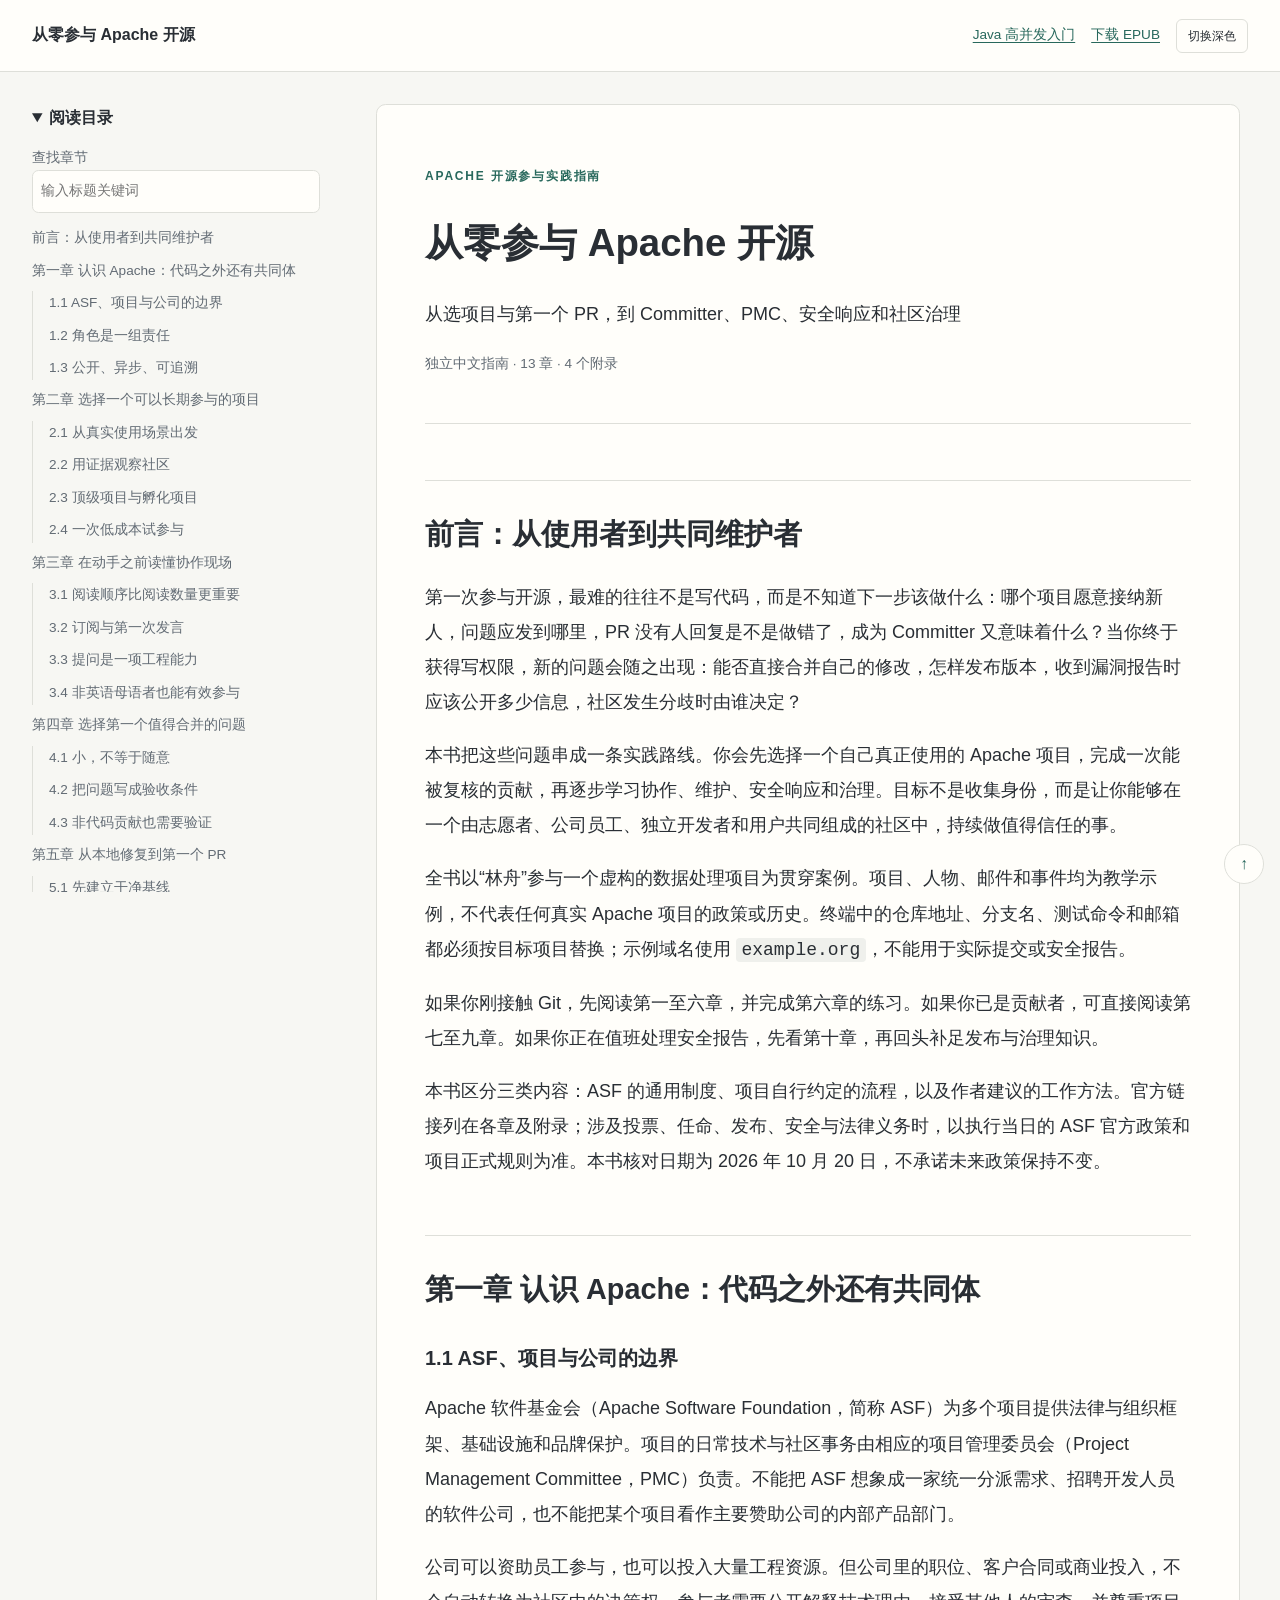
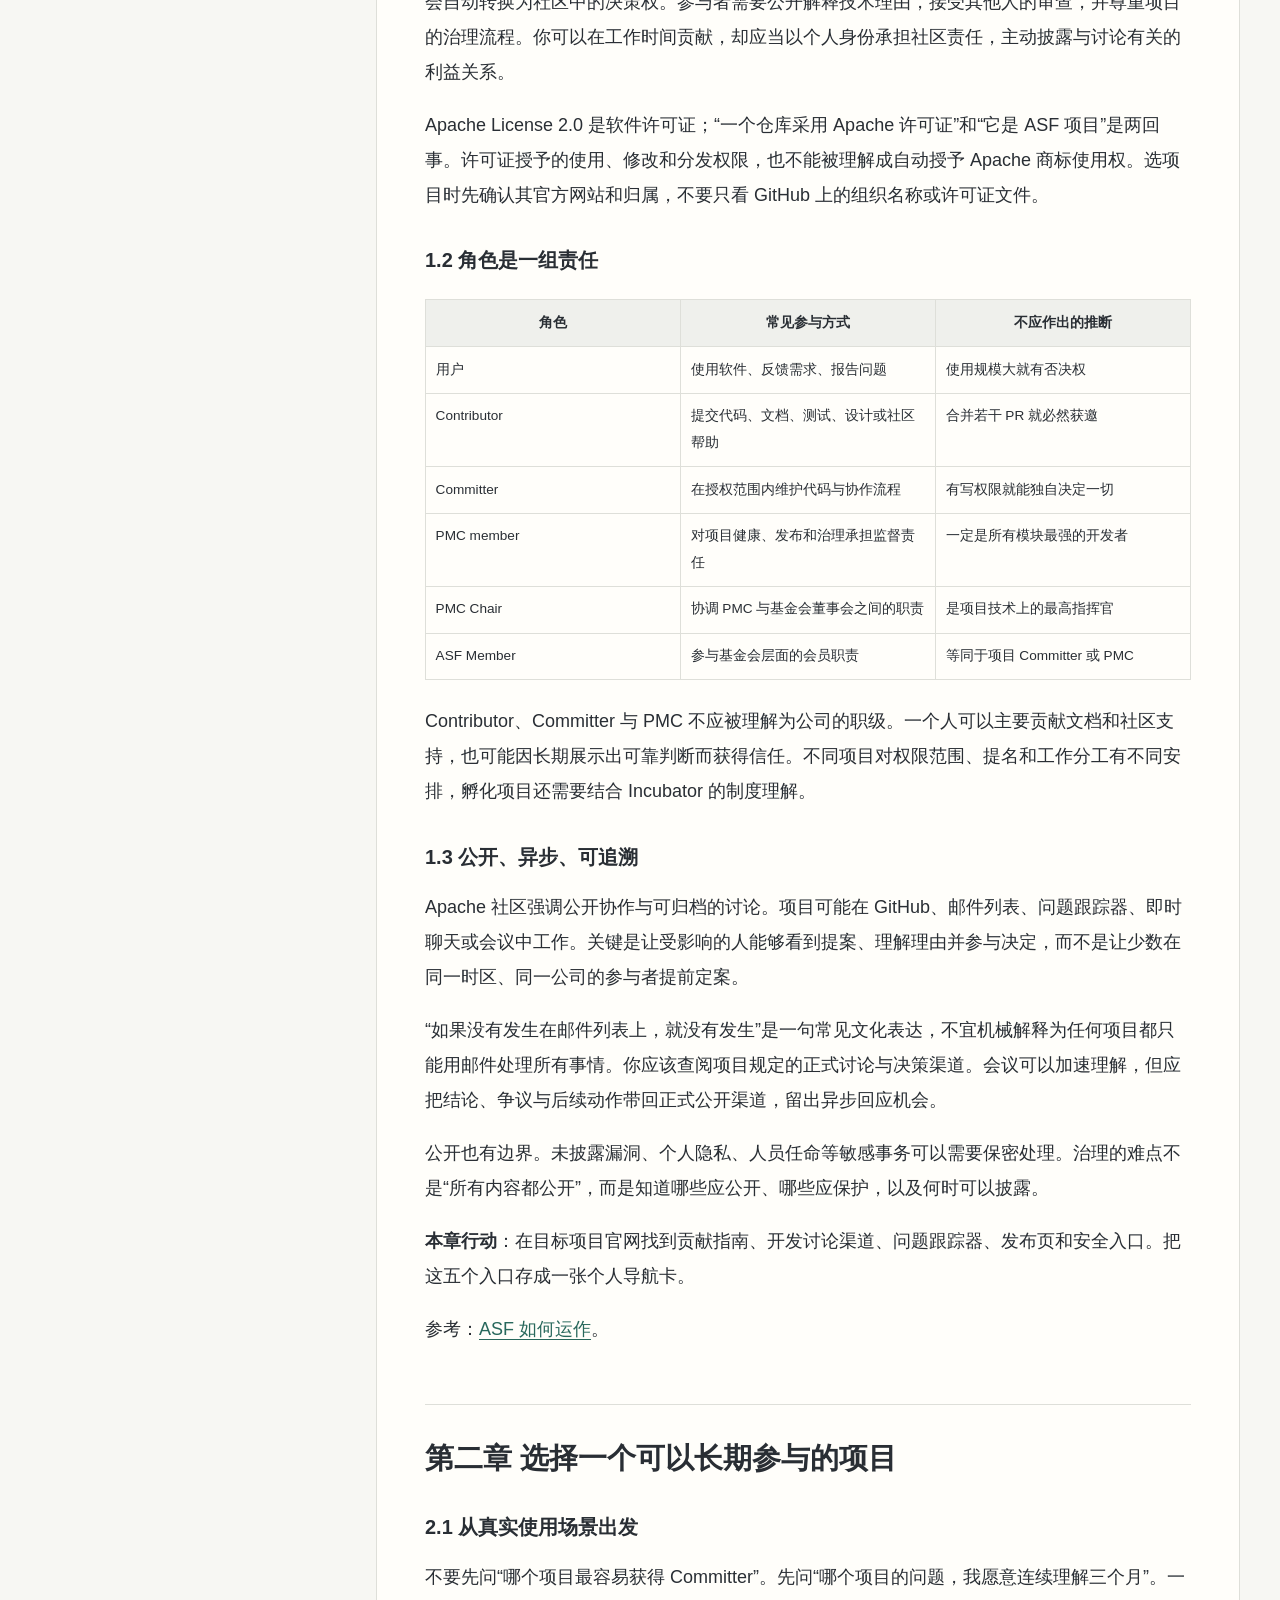
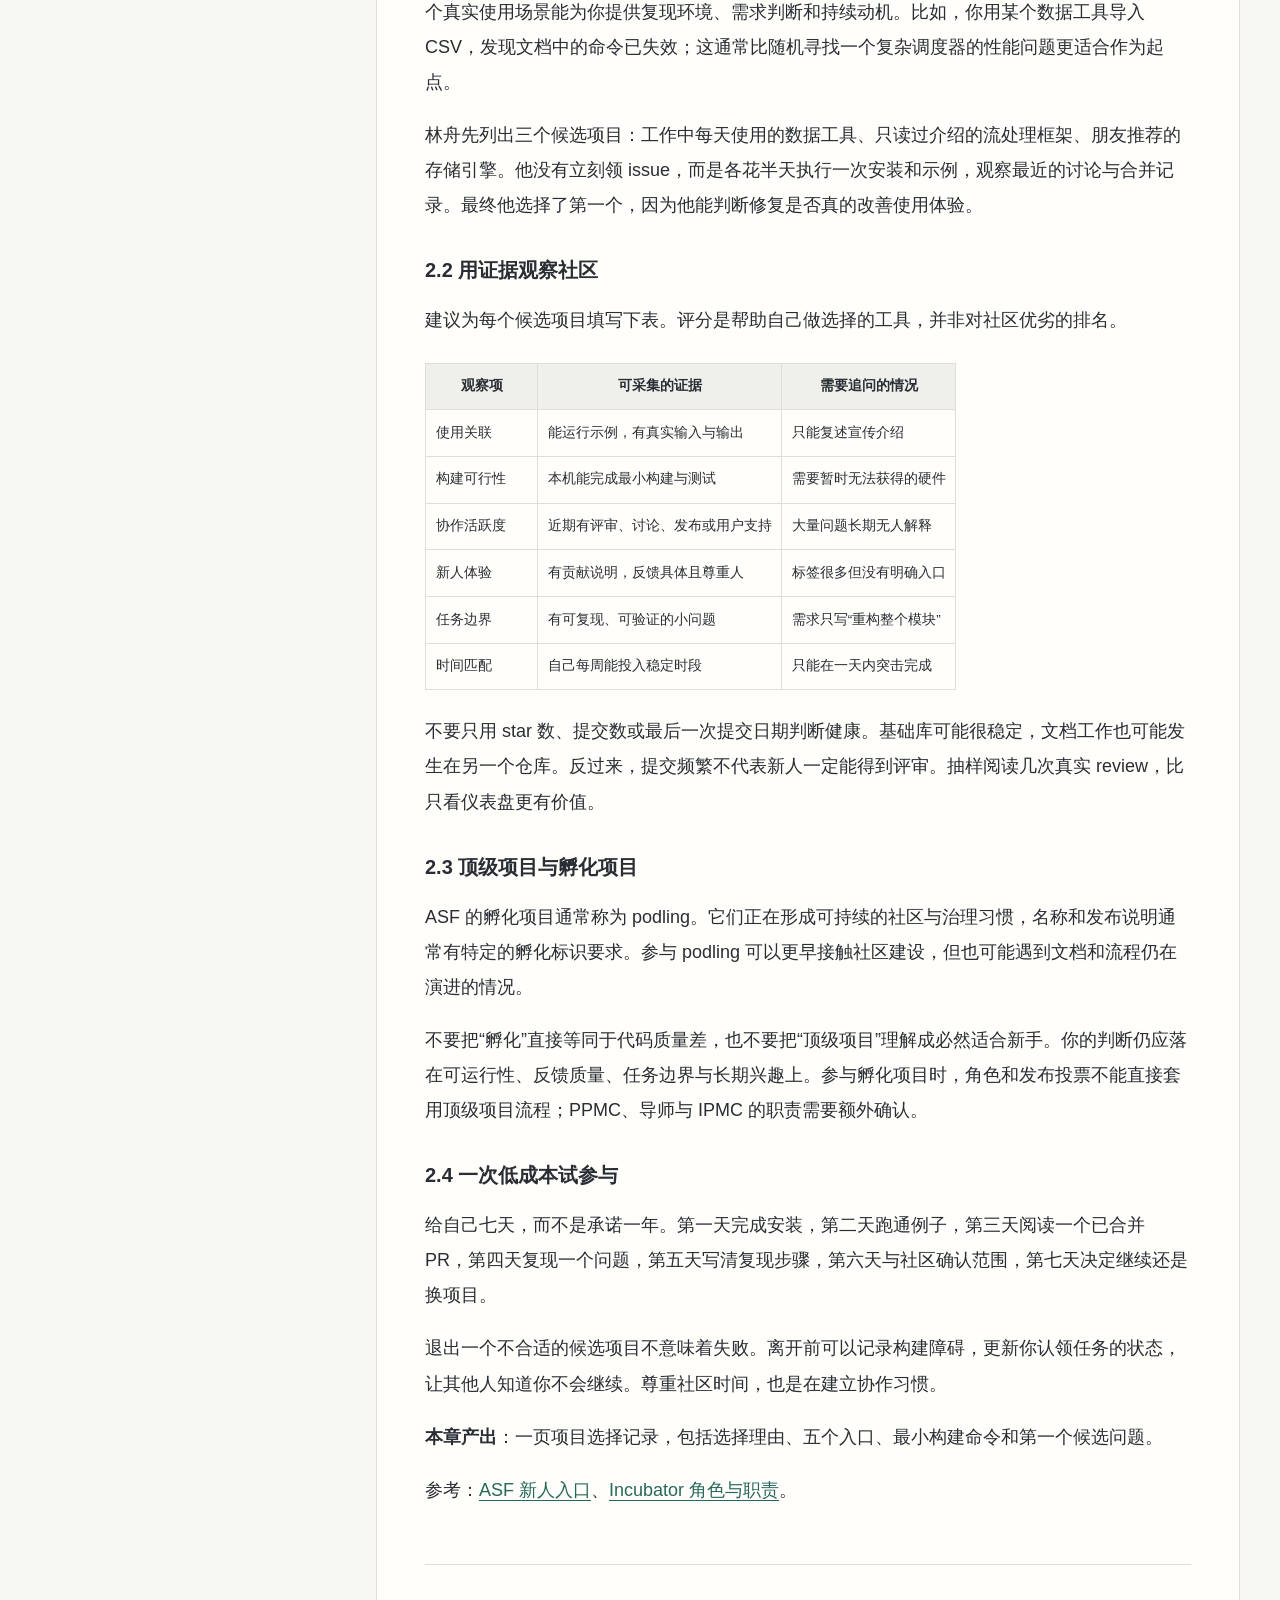
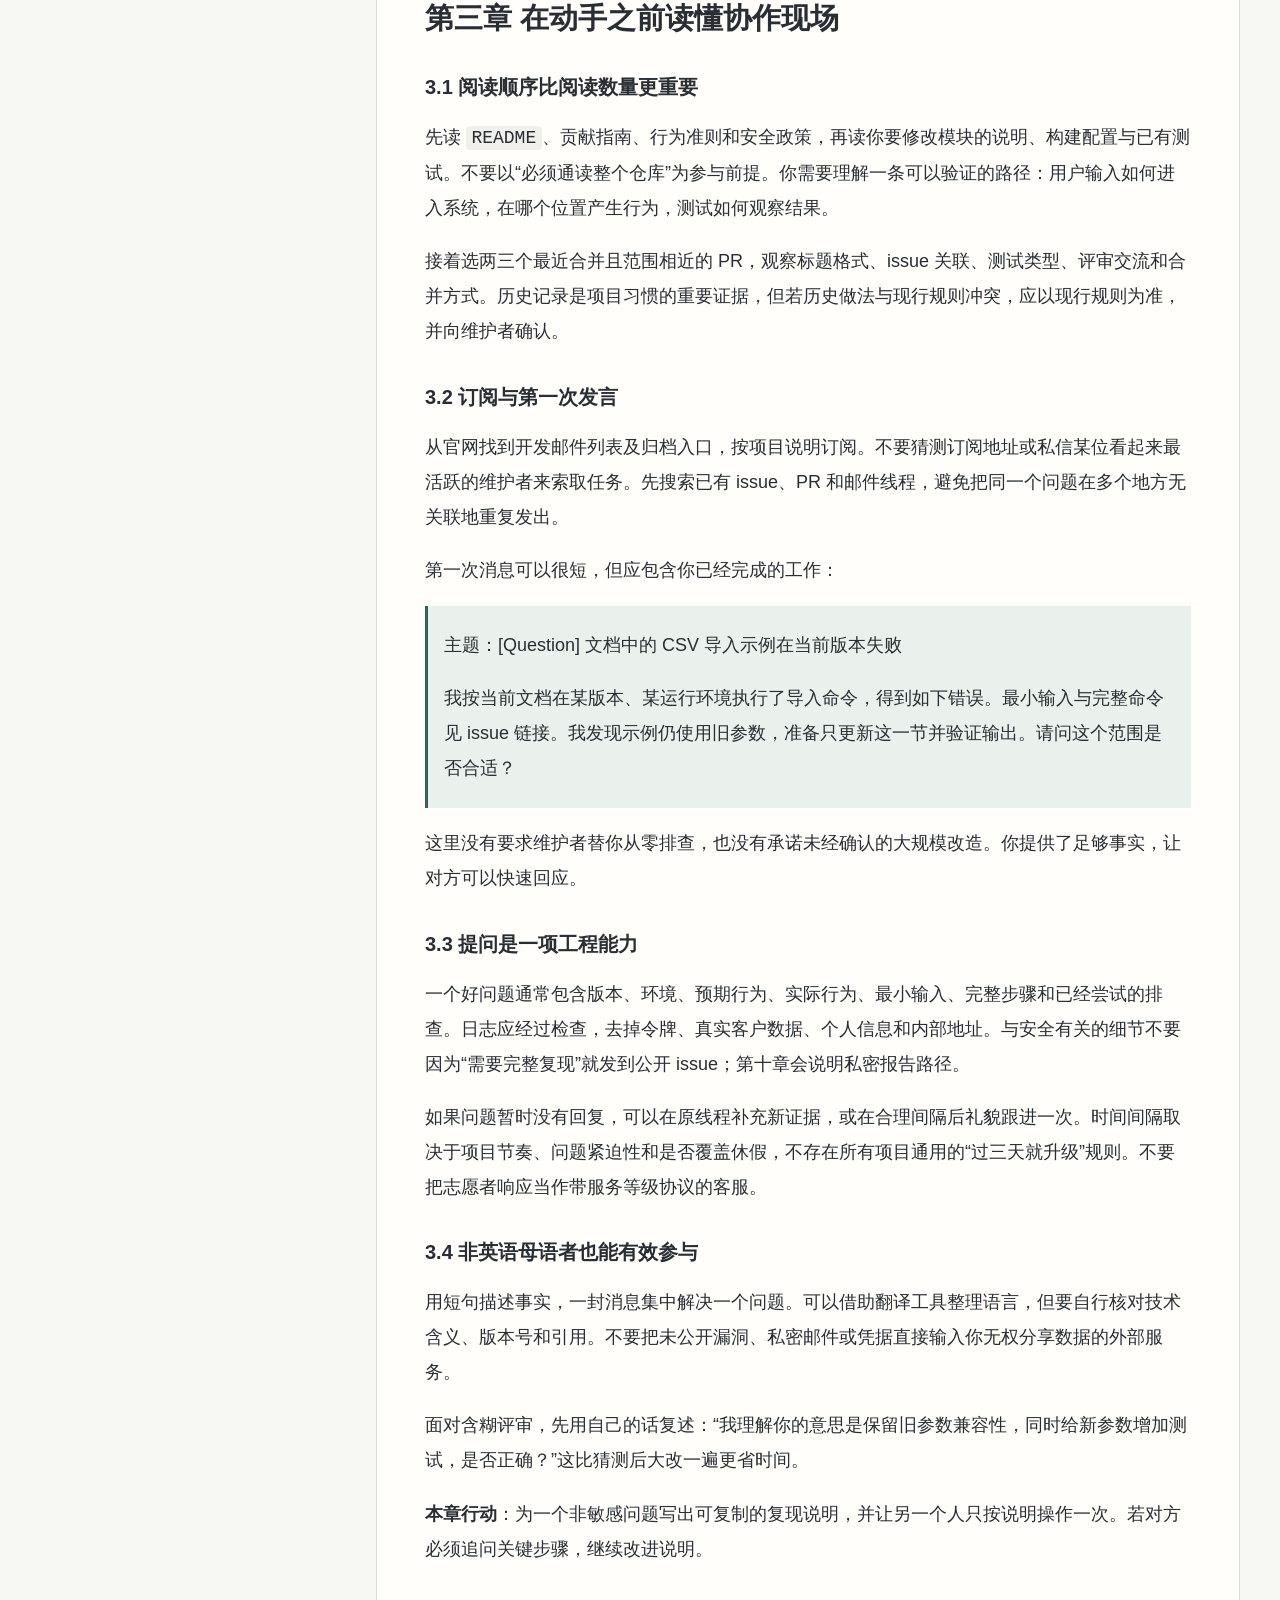
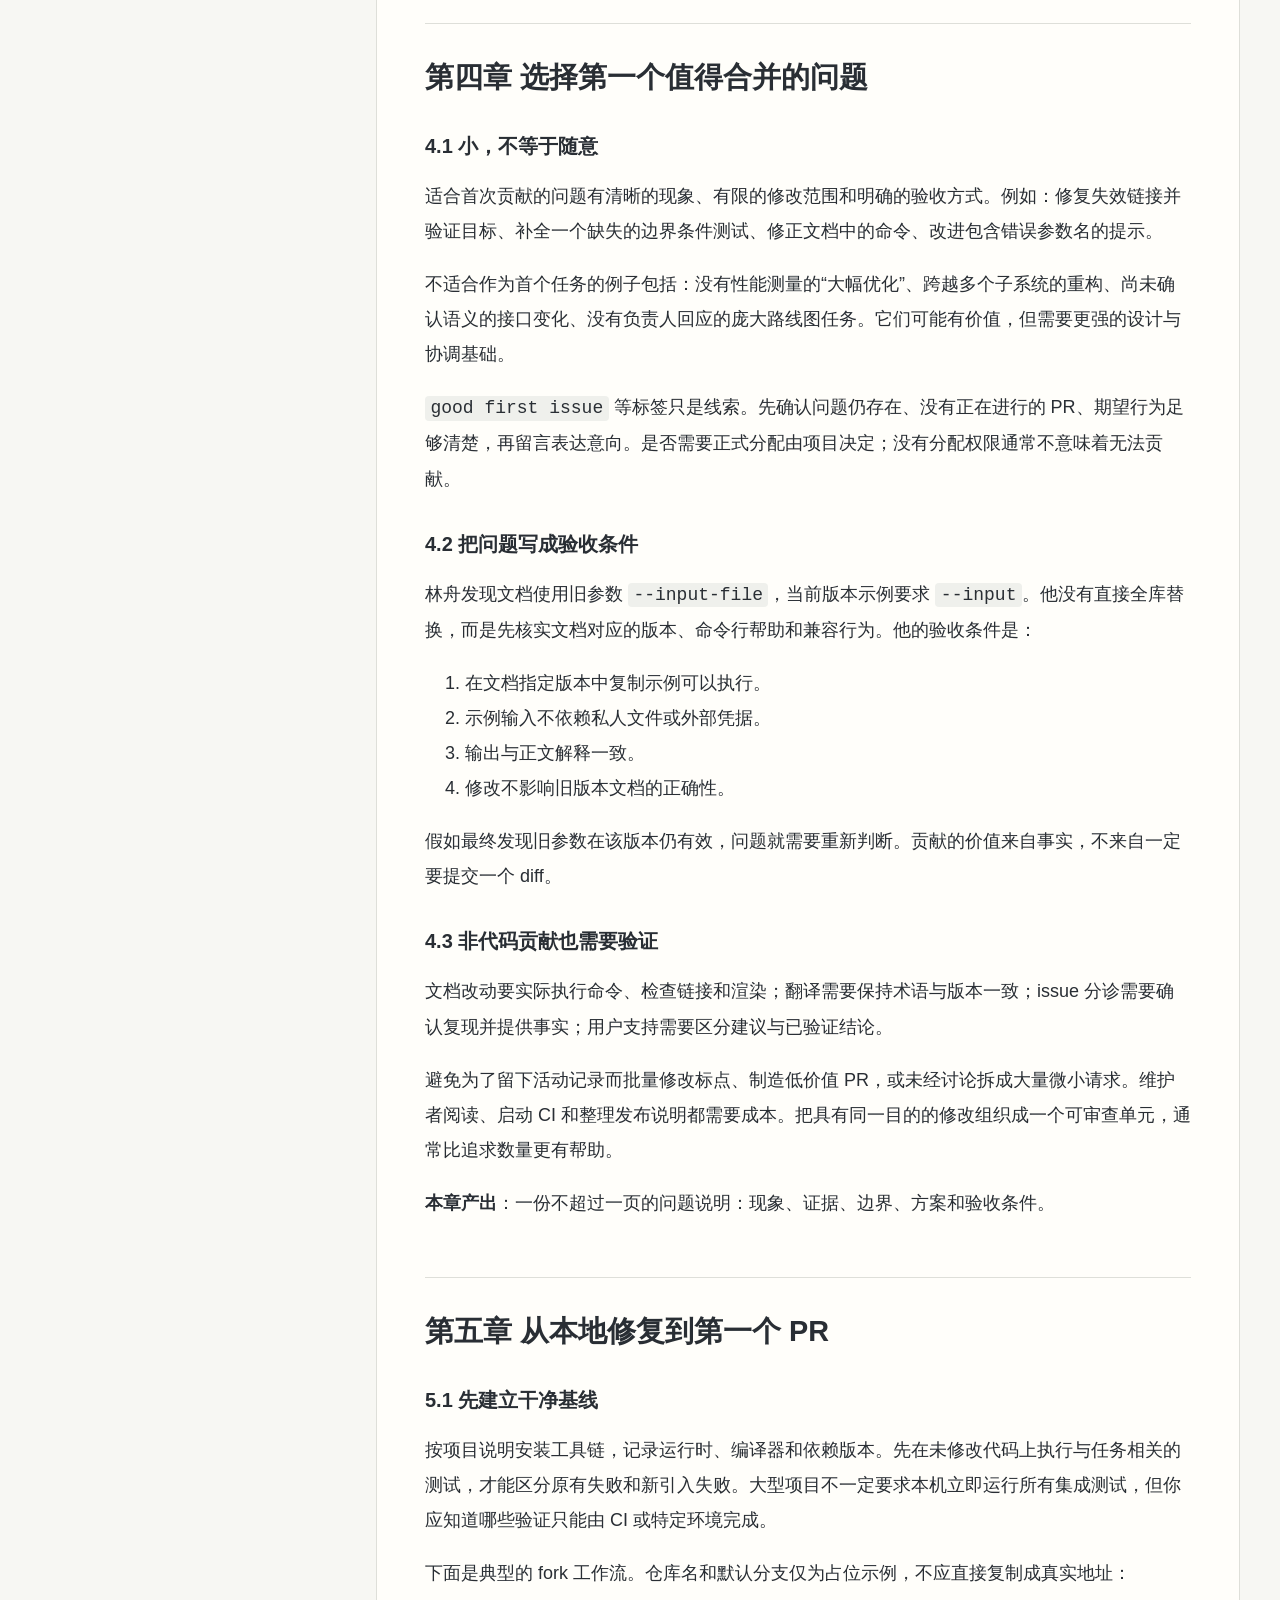
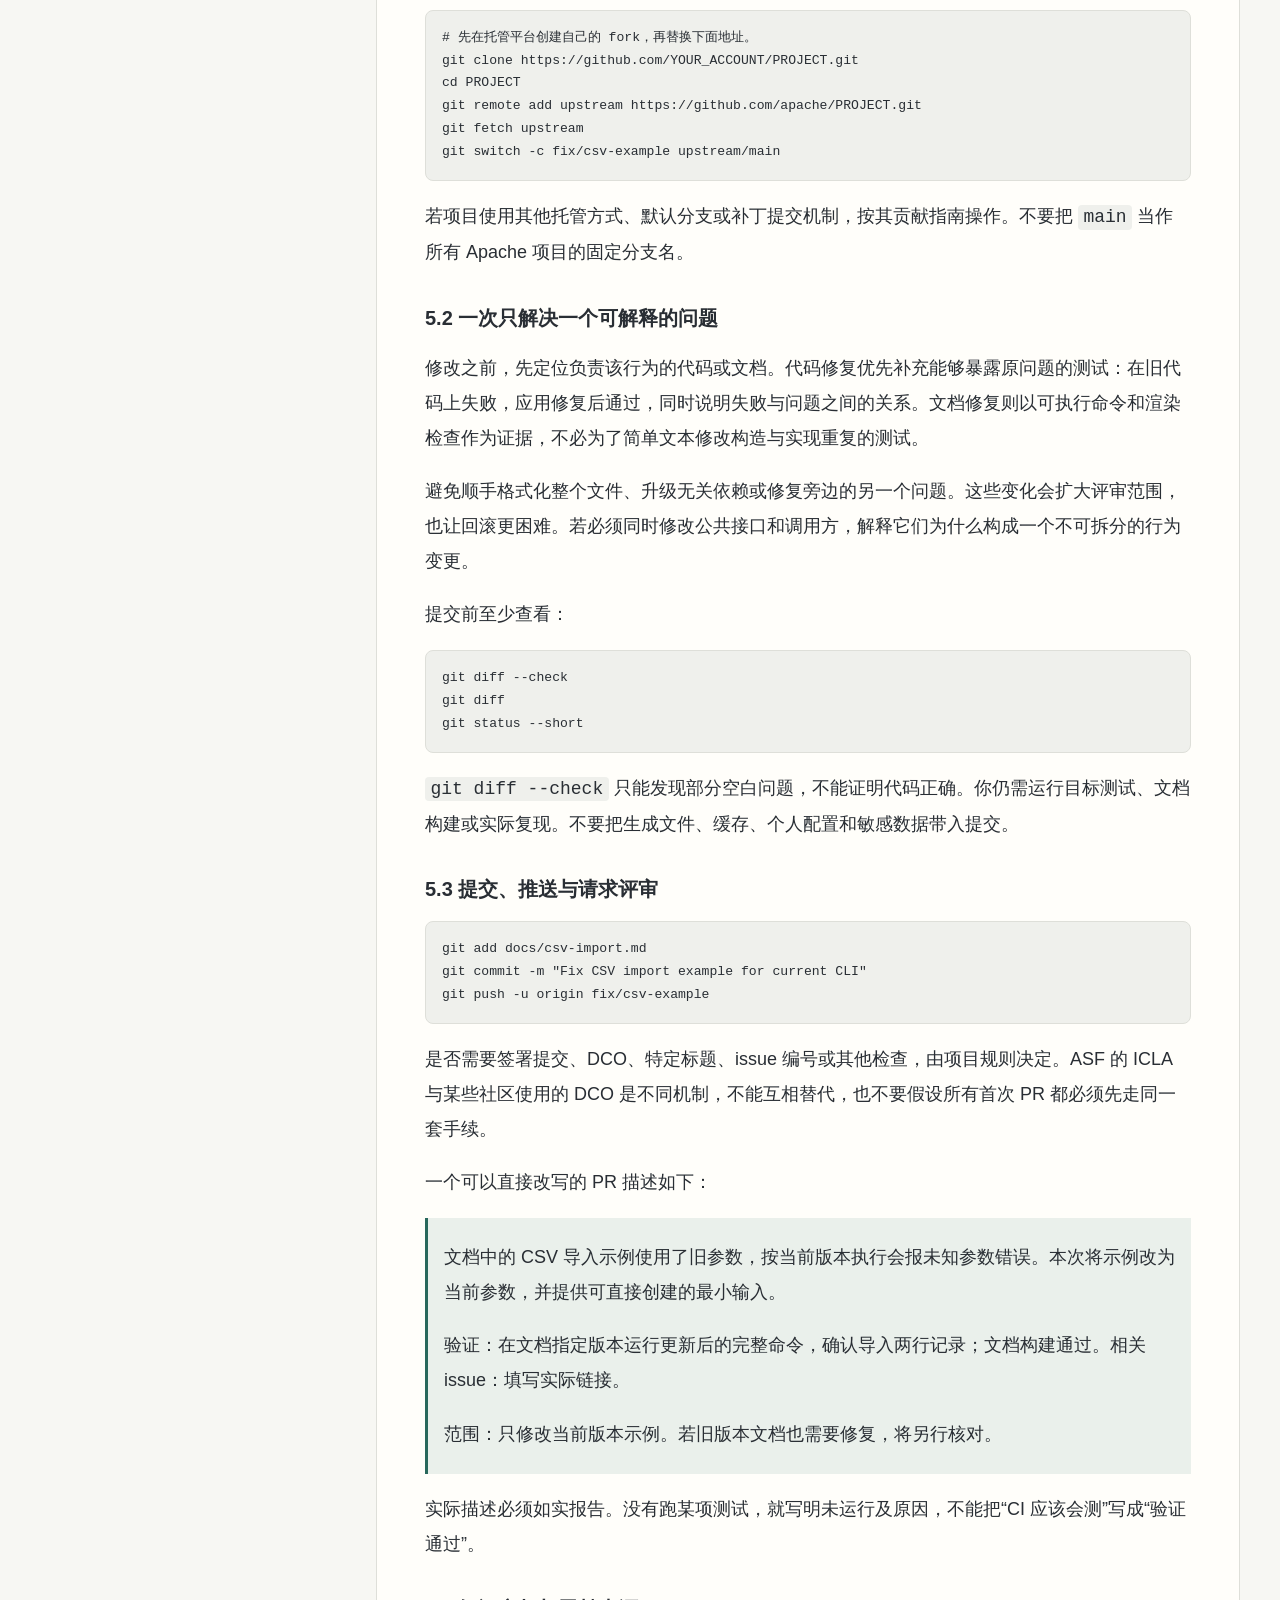
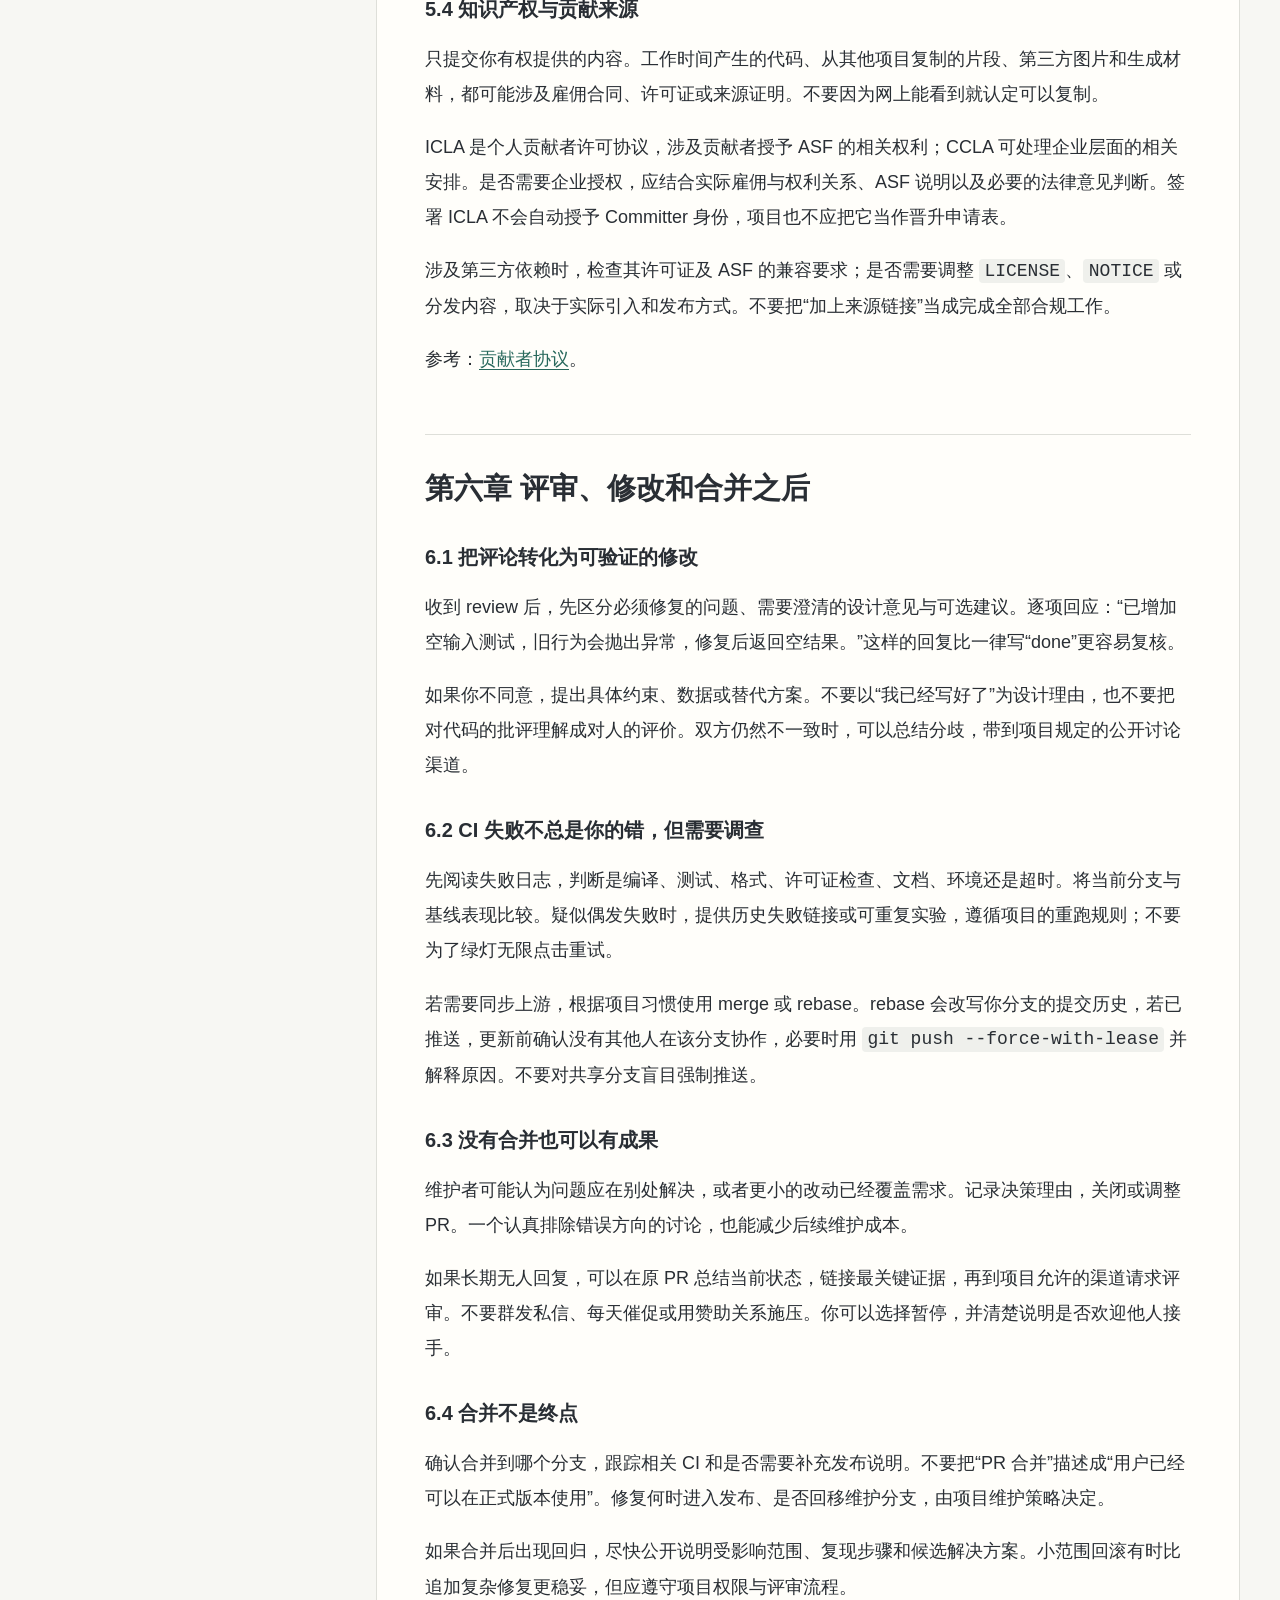
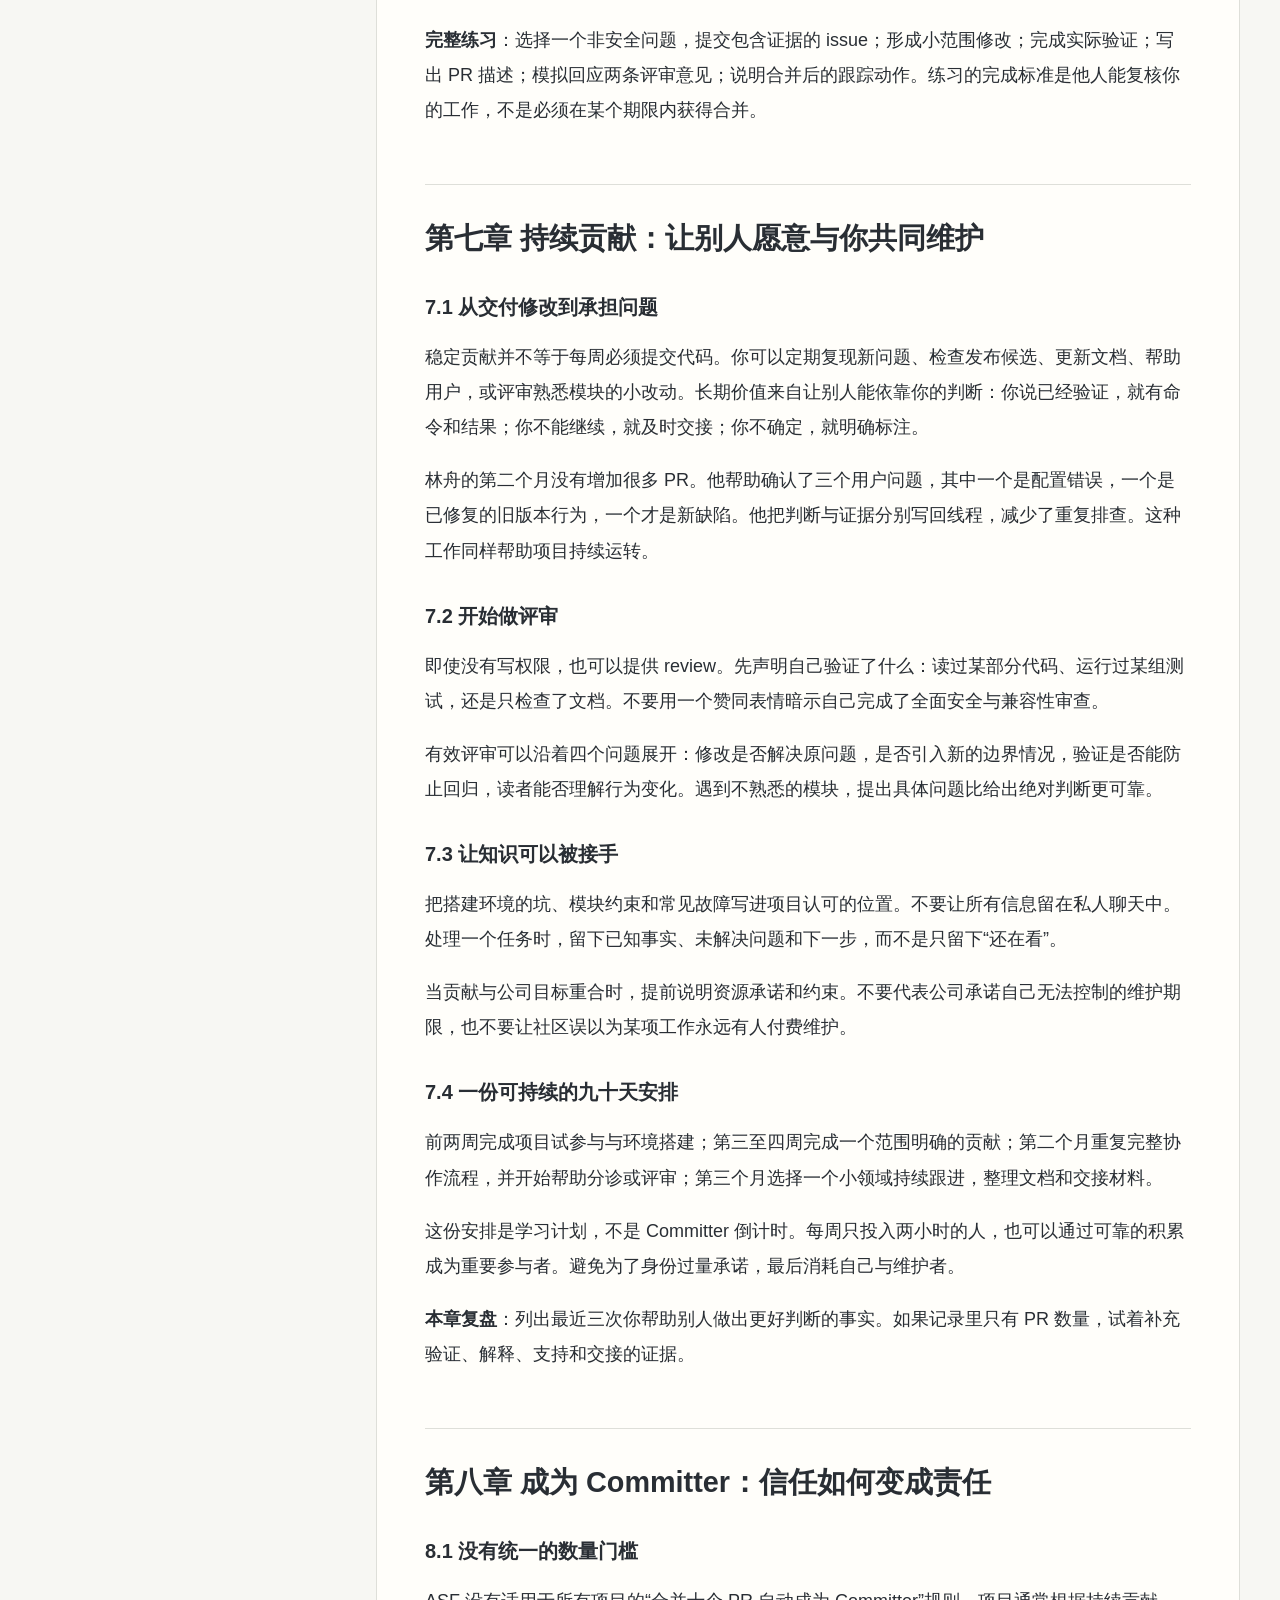
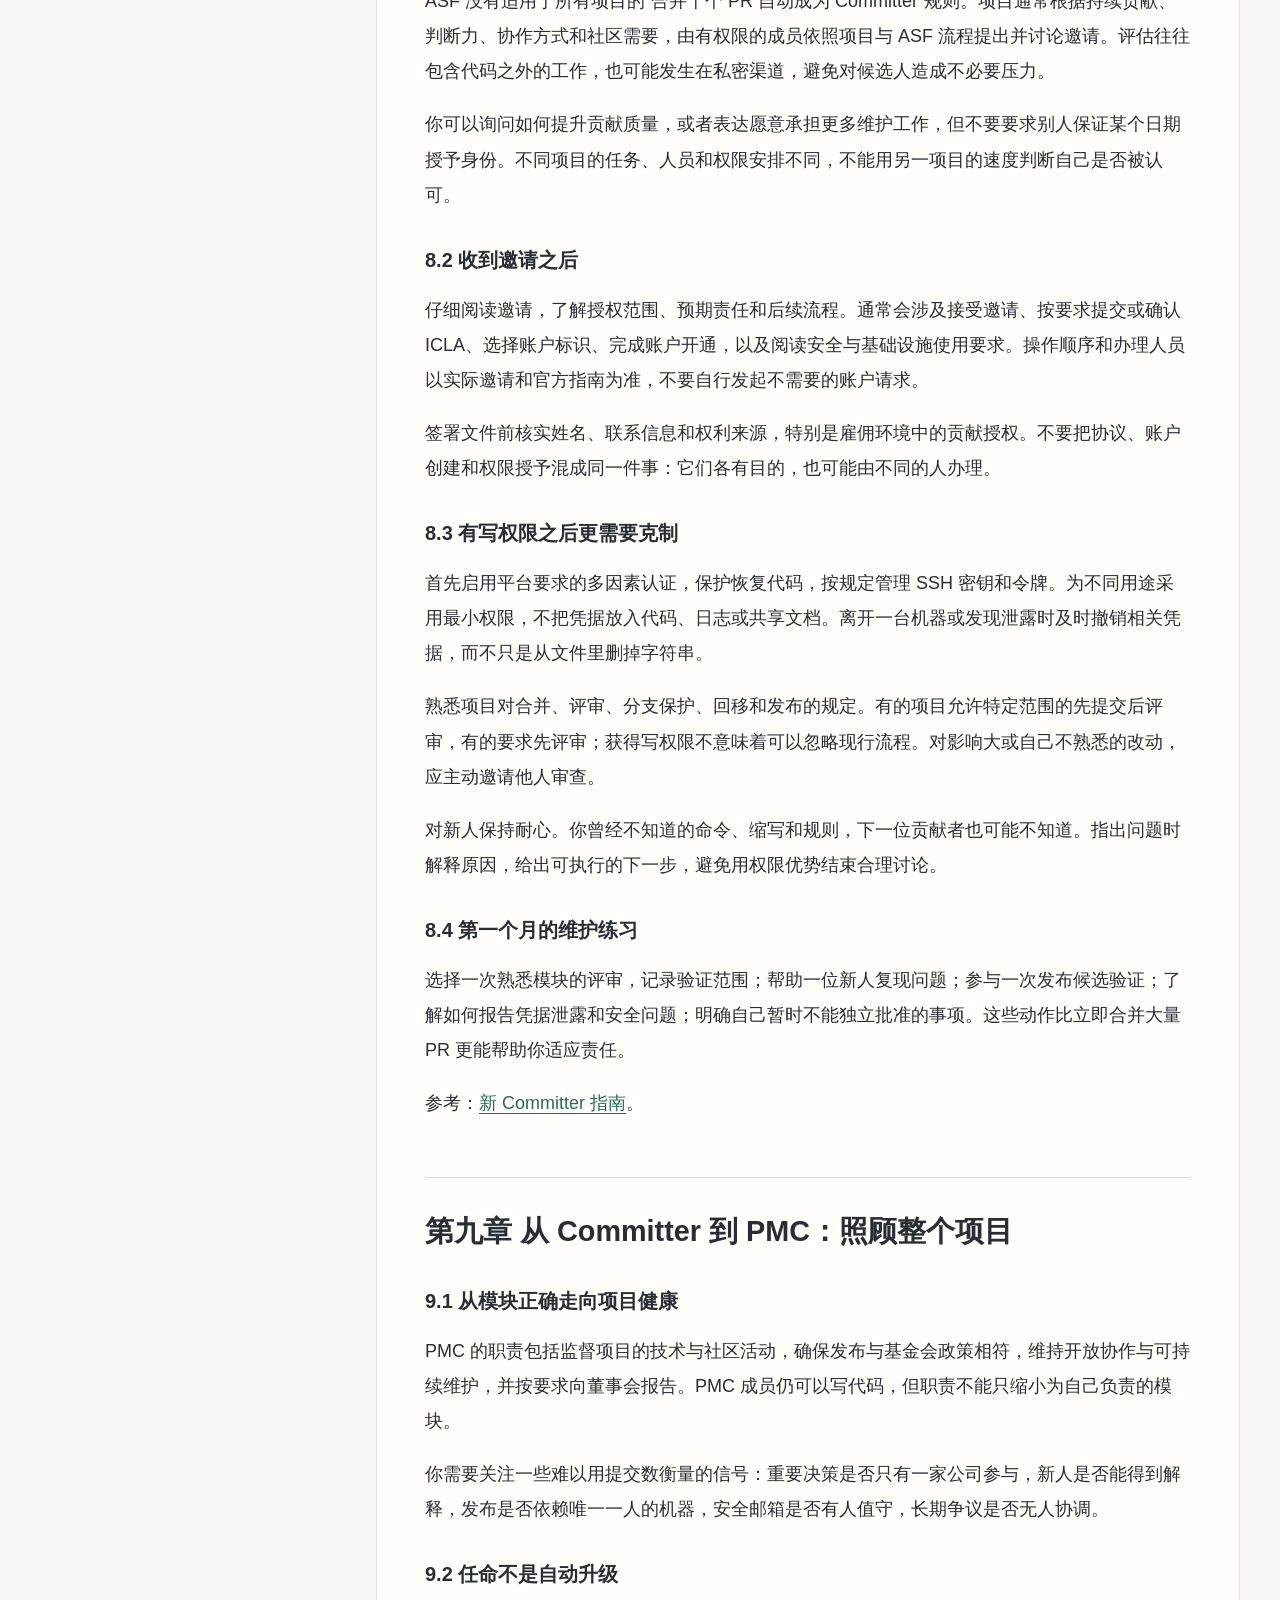
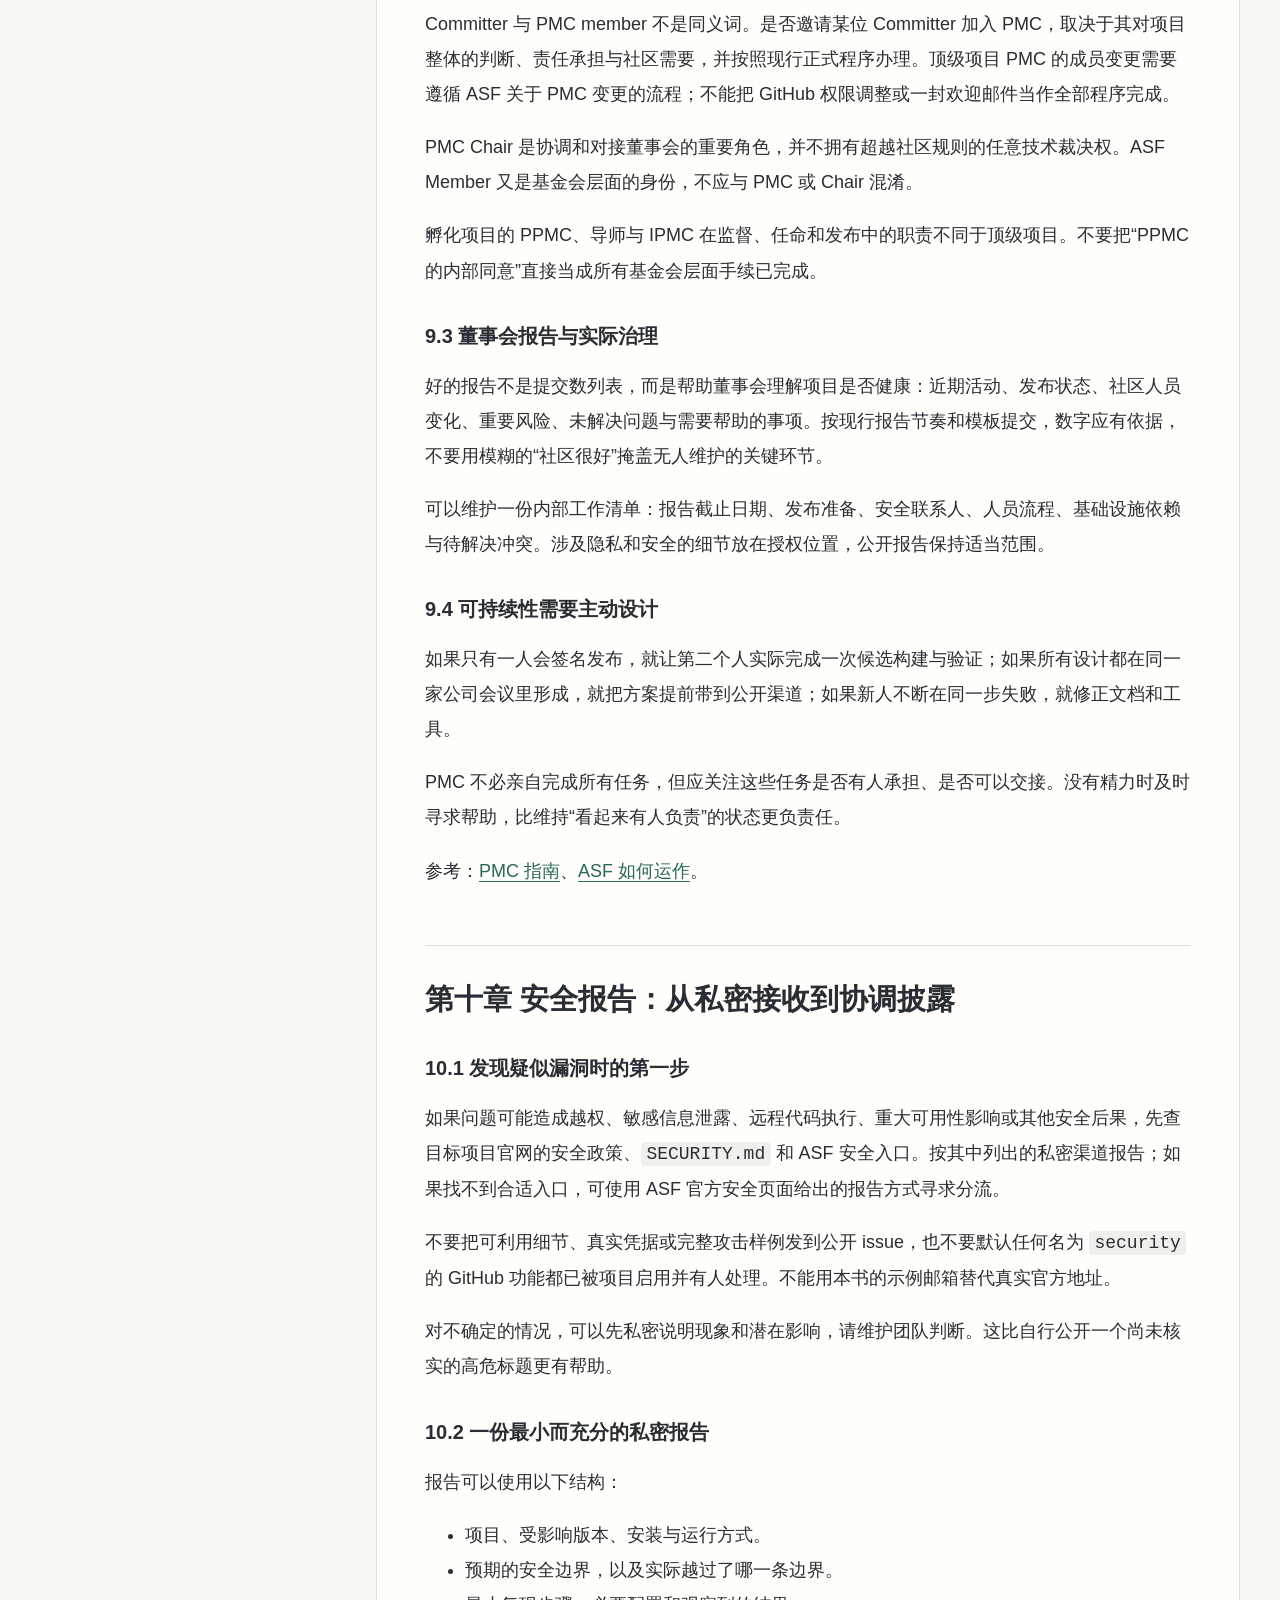
<file: index.html>
<!doctype html>
<html lang="zh-CN">
<head>
<meta charset="utf-8">
<meta name="viewport" content="width=device-width, initial-scale=1">
<meta name="description" content="从选项目、首个 PR 到 Committer、PMC、安全响应与社区治理的 Apache 开源参与实践指南。">
<title>从零参与 Apache 开源 · 在线阅读</title>
<link rel="stylesheet" href="reading.css">
<script src="reading.js" defer></script>
</head>
<body>
<a class="skip" href="#content">跳到正文</a>
<header class="topbar"><a class="brand" href="#">从零参与 Apache 开源</a><div class="tools"><a href="java-concurrency/">Java 高并发入门</a><a href="book.epub" download>下载 EPUB</a><button id="theme" type="button" hidden>切换主题</button></div></header>
<div class="layout">
<aside><details id="chapters" open><summary>阅读目录</summary><label class="search-label" for="chapter-search">查找章节</label><input id="chapter-search" type="search" placeholder="输入标题关键词" hidden><p id="search-status" role="status" hidden></p><nav aria-label="章节目录"><ul>
<li><a href="#前言从使用者到共同维护者"
id="toc-前言从使用者到共同维护者">前言：从使用者到共同维护者</a></li>
<li><a href="#第一章-认识-apache代码之外还有共同体"
id="toc-第一章-认识-apache代码之外还有共同体">第一章 认识
Apache：代码之外还有共同体</a>
<ul>
<li><a href="#asf项目与公司的边界" id="toc-asf项目与公司的边界">1.1
ASF、项目与公司的边界</a></li>
<li><a href="#角色是一组责任" id="toc-角色是一组责任">1.2
角色是一组责任</a></li>
<li><a href="#公开异步可追溯" id="toc-公开异步可追溯">1.3
公开、异步、可追溯</a></li>
</ul></li>
<li><a href="#第二章-选择一个可以长期参与的项目"
id="toc-第二章-选择一个可以长期参与的项目">第二章
选择一个可以长期参与的项目</a>
<ul>
<li><a href="#从真实使用场景出发" id="toc-从真实使用场景出发">2.1
从真实使用场景出发</a></li>
<li><a href="#用证据观察社区" id="toc-用证据观察社区">2.2
用证据观察社区</a></li>
<li><a href="#顶级项目与孵化项目" id="toc-顶级项目与孵化项目">2.3
顶级项目与孵化项目</a></li>
<li><a href="#一次低成本试参与" id="toc-一次低成本试参与">2.4
一次低成本试参与</a></li>
</ul></li>
<li><a href="#第三章-在动手之前读懂协作现场"
id="toc-第三章-在动手之前读懂协作现场">第三章 在动手之前读懂协作现场</a>
<ul>
<li><a href="#阅读顺序比阅读数量更重要"
id="toc-阅读顺序比阅读数量更重要">3.1 阅读顺序比阅读数量更重要</a></li>
<li><a href="#订阅与第一次发言" id="toc-订阅与第一次发言">3.2
订阅与第一次发言</a></li>
<li><a href="#提问是一项工程能力" id="toc-提问是一项工程能力">3.3
提问是一项工程能力</a></li>
<li><a href="#非英语母语者也能有效参与"
id="toc-非英语母语者也能有效参与">3.4 非英语母语者也能有效参与</a></li>
</ul></li>
<li><a href="#第四章-选择第一个值得合并的问题"
id="toc-第四章-选择第一个值得合并的问题">第四章
选择第一个值得合并的问题</a>
<ul>
<li><a href="#小不等于随意" id="toc-小不等于随意">4.1
小，不等于随意</a></li>
<li><a href="#把问题写成验收条件" id="toc-把问题写成验收条件">4.2
把问题写成验收条件</a></li>
<li><a href="#非代码贡献也需要验证" id="toc-非代码贡献也需要验证">4.3
非代码贡献也需要验证</a></li>
</ul></li>
<li><a href="#第五章-从本地修复到第一个-pr"
id="toc-第五章-从本地修复到第一个-pr">第五章 从本地修复到第一个 PR</a>
<ul>
<li><a href="#先建立干净基线" id="toc-先建立干净基线">5.1
先建立干净基线</a></li>
<li><a href="#一次只解决一个可解释的问题"
id="toc-一次只解决一个可解释的问题">5.2
一次只解决一个可解释的问题</a></li>
<li><a href="#提交推送与请求评审" id="toc-提交推送与请求评审">5.3
提交、推送与请求评审</a></li>
<li><a href="#知识产权与贡献来源" id="toc-知识产权与贡献来源">5.4
知识产权与贡献来源</a></li>
</ul></li>
<li><a href="#第六章-评审修改和合并之后"
id="toc-第六章-评审修改和合并之后">第六章 评审、修改和合并之后</a>
<ul>
<li><a href="#把评论转化为可验证的修改"
id="toc-把评论转化为可验证的修改">6.1 把评论转化为可验证的修改</a></li>
<li><a href="#ci-失败不总是你的错但需要调查"
id="toc-ci-失败不总是你的错但需要调查">6.2 CI
失败不总是你的错，但需要调查</a></li>
<li><a href="#没有合并也可以有成果" id="toc-没有合并也可以有成果">6.3
没有合并也可以有成果</a></li>
<li><a href="#合并不是终点" id="toc-合并不是终点">6.4
合并不是终点</a></li>
</ul></li>
<li><a href="#第七章-持续贡献让别人愿意与你共同维护"
id="toc-第七章-持续贡献让别人愿意与你共同维护">第七章
持续贡献：让别人愿意与你共同维护</a>
<ul>
<li><a href="#从交付修改到承担问题" id="toc-从交付修改到承担问题">7.1
从交付修改到承担问题</a></li>
<li><a href="#开始做评审" id="toc-开始做评审">7.2 开始做评审</a></li>
<li><a href="#让知识可以被接手" id="toc-让知识可以被接手">7.3
让知识可以被接手</a></li>
<li><a href="#一份可持续的九十天安排"
id="toc-一份可持续的九十天安排">7.4 一份可持续的九十天安排</a></li>
</ul></li>
<li><a href="#第八章-成为-committer信任如何变成责任"
id="toc-第八章-成为-committer信任如何变成责任">第八章 成为
Committer：信任如何变成责任</a>
<ul>
<li><a href="#没有统一的数量门槛" id="toc-没有统一的数量门槛">8.1
没有统一的数量门槛</a></li>
<li><a href="#收到邀请之后" id="toc-收到邀请之后">8.2
收到邀请之后</a></li>
<li><a href="#有写权限之后更需要克制"
id="toc-有写权限之后更需要克制">8.3 有写权限之后更需要克制</a></li>
<li><a href="#第一个月的维护练习" id="toc-第一个月的维护练习">8.4
第一个月的维护练习</a></li>
</ul></li>
<li><a href="#第九章-从-committer-到-pmc照顾整个项目"
id="toc-第九章-从-committer-到-pmc照顾整个项目">第九章 从 Committer 到
PMC：照顾整个项目</a>
<ul>
<li><a href="#从模块正确走向项目健康"
id="toc-从模块正确走向项目健康">9.1 从模块正确走向项目健康</a></li>
<li><a href="#任命不是自动升级" id="toc-任命不是自动升级">9.2
任命不是自动升级</a></li>
<li><a href="#董事会报告与实际治理" id="toc-董事会报告与实际治理">9.3
董事会报告与实际治理</a></li>
<li><a href="#可持续性需要主动设计" id="toc-可持续性需要主动设计">9.4
可持续性需要主动设计</a></li>
</ul></li>
<li><a href="#第十章-安全报告从私密接收到协调披露"
id="toc-第十章-安全报告从私密接收到协调披露">第十章
安全报告：从私密接收到协调披露</a>
<ul>
<li><a href="#发现疑似漏洞时的第一步"
id="toc-发现疑似漏洞时的第一步">10.1 发现疑似漏洞时的第一步</a></li>
<li><a href="#一份最小而充分的私密报告"
id="toc-一份最小而充分的私密报告">10.2 一份最小而充分的私密报告</a></li>
<li><a href="#维护者收到报告后的工作流"
id="toc-维护者收到报告后的工作流">10.3 维护者收到报告后的工作流</a></li>
<li><a href="#一个虚构案例的时间线" id="toc-一个虚构案例的时间线">10.4
一个虚构案例的时间线</a></li>
<li><a href="#已经公开了怎么办" id="toc-已经公开了怎么办">10.5
已经公开了怎么办</a></li>
</ul></li>
<li><a href="#第十一章-发布把代码变成可以被信任的交付"
id="toc-第十一章-发布把代码变成可以被信任的交付">第十一章
发布：把代码变成可以被信任的交付</a>
<ul>
<li><a href="#合并构建和发布是三件事"
id="toc-合并构建和发布是三件事">11.1 合并、构建和发布是三件事</a></li>
<li><a href="#release-manager-的工作"
id="toc-release-manager-的工作">11.2 Release Manager 的工作</a></li>
<li><a href="#发布投票中的关键边界" id="toc-发布投票中的关键边界">11.3
发布投票中的关键边界</a></li>
<li><a href="#发布之后" id="toc-发布之后">11.4 发布之后</a></li>
</ul></li>
<li><a href="#第十二章-社区治理让分歧可以被处理"
id="toc-第十二章-社区治理让分歧可以被处理">第十二章
社区治理：让分歧可以被处理</a>
<ul>
<li><a href="#先形成理解再选择决策机制"
id="toc-先形成理解再选择决策机制">12.1
先形成理解，再选择决策机制</a></li>
<li><a href="#不同投票不能套用同一种算法"
id="toc-不同投票不能套用同一种算法">12.2
不同投票不能套用同一种算法</a></li>
<li><a href="#一场设计争议的处理" id="toc-一场设计争议的处理">12.3
一场设计争议的处理</a></li>
<li><a href="#处理冲突失礼和权力失衡"
id="toc-处理冲突失礼和权力失衡">12.4 处理冲突、失礼和权力失衡</a></li>
<li><a href="#公司占比与社区独立性" id="toc-公司占比与社区独立性">12.5
公司占比与社区独立性</a></li>
</ul></li>
<li><a href="#第十三章-把路线变成自己的行动手册"
id="toc-第十三章-把路线变成自己的行动手册">第十三章
把路线变成自己的行动手册</a>
<ul>
<li><a href="#你的第一个完整循环" id="toc-你的第一个完整循环">13.1
你的第一个完整循环</a></li>
<li><a href="#六张可以长期更新的记录"
id="toc-六张可以长期更新的记录">13.2 六张可以长期更新的记录</a></li>
<li><a href="#衡量自己的进步" id="toc-衡量自己的进步">13.3
衡量自己的进步</a></li>
</ul></li>
<li><a href="#附录-a-可复制模板" id="toc-附录-a-可复制模板">附录 A
可复制模板</a>
<ul>
<li><a href="#a.1-项目选择卡" id="toc-a.1-项目选择卡">A.1
项目选择卡</a></li>
<li><a href="#a.2-非敏感问题报告" id="toc-a.2-非敏感问题报告">A.2
非敏感问题报告</a></li>
<li><a href="#a.3-pr-描述" id="toc-a.3-pr-描述">A.3 PR 描述</a></li>
<li><a href="#a.4-请求评审" id="toc-a.4-请求评审">A.4 请求评审</a></li>
<li><a href="#a.5-发布候选验证记录" id="toc-a.5-发布候选验证记录">A.5
发布候选验证记录</a></li>
<li><a href="#a.6-治理提案" id="toc-a.6-治理提案">A.6 治理提案</a></li>
</ul></li>
<li><a href="#附录-b-术语速查" id="toc-附录-b-术语速查">附录 B
术语速查</a></li>
<li><a href="#附录-c-官方资料与核对方法"
id="toc-附录-c-官方资料与核对方法">附录 C 官方资料与核对方法</a></li>
<li><a href="#附录-d-学习验收与场景练习"
id="toc-附录-d-学习验收与场景练习">附录 D 学习验收与场景练习</a></li>
</ul></nav></details></aside>
<main id="content" tabindex="-1"><header class="book-title"><p class="eyebrow">APACHE 开源参与实践指南</p><h1>从零参与
Apache 开源</h1><p>从选项目与第一个 PR，到
Committer、PMC、安全响应和社区治理</p><p class="note">独立中文指南 · 13 章 · 4 个附录</p></header>
<h1 id="前言从使用者到共同维护者">前言：从使用者到共同维护者</h1>
<p>第一次参与开源，最难的往往不是写代码，而是不知道下一步该做什么：哪个项目愿意接纳新人，问题应发到哪里，PR
没有人回复是不是做错了，成为 Committer
又意味着什么？当你终于获得写权限，新的问题会随之出现：能否直接合并自己的修改，怎样发布版本，收到漏洞报告时应该公开多少信息，社区发生分歧时由谁决定？</p>
<p>本书把这些问题串成一条实践路线。你会先选择一个自己真正使用的 Apache
项目，完成一次能被复核的贡献，再逐步学习协作、维护、安全响应和治理。目标不是收集身份，而是让你能够在一个由志愿者、公司员工、独立开发者和用户共同组成的社区中，持续做值得信任的事。</p>
<p>全书以“林舟”参与一个虚构的数据处理项目为贯穿案例。项目、人物、邮件和事件均为教学示例，不代表任何真实
Apache
项目的政策或历史。终端中的仓库地址、分支名、测试命令和邮箱都必须按目标项目替换；示例域名使用
<code>example.org</code>，不能用于实际提交或安全报告。</p>
<p>如果你刚接触
Git，先阅读第一至六章，并完成第六章的练习。如果你已是贡献者，可直接阅读第七至九章。如果你正在值班处理安全报告，先看第十章，再回头补足发布与治理知识。</p>
<p>本书区分三类内容：ASF
的通用制度、项目自行约定的流程，以及作者建议的工作方法。官方链接列在各章及附录；涉及投票、任命、发布、安全与法律义务时，以执行当日的
ASF 官方政策和项目正式规则为准。本书核对日期为 2026 年 10 月 20
日，不承诺未来政策保持不变。</p>
<h1 id="第一章-认识-apache代码之外还有共同体">第一章 认识
Apache：代码之外还有共同体</h1>
<h2 id="asf项目与公司的边界">1.1 ASF、项目与公司的边界</h2>
<p>Apache 软件基金会（Apache Software Foundation，简称
ASF）为多个项目提供法律与组织框架、基础设施和品牌保护。项目的日常技术与社区事务由相应的项目管理委员会（Project
Management Committee，PMC）负责。不能把 ASF
想象成一家统一分派需求、招聘开发人员的软件公司，也不能把某个项目看作主要赞助公司的内部产品部门。</p>
<p>公司可以资助员工参与，也可以投入大量工程资源。但公司里的职位、客户合同或商业投入，不会自动转换为社区中的决策权。参与者需要公开解释技术理由，接受其他人的审查，并尊重项目的治理流程。你可以在工作时间贡献，却应当以个人身份承担社区责任，主动披露与讨论有关的利益关系。</p>
<p>Apache License 2.0 是软件许可证；“一个仓库采用 Apache 许可证”和“它是
ASF
项目”是两回事。许可证授予的使用、修改和分发权限，也不能被理解成自动授予
Apache 商标使用权。选项目时先确认其官方网站和归属，不要只看 GitHub
上的组织名称或许可证文件。</p>
<h2 id="角色是一组责任">1.2 角色是一组责任</h2>
<table>
<colgroup>
<col style="width: 33%" />
<col style="width: 33%" />
<col style="width: 33%" />
</colgroup>
<thead>
<tr>
<th>角色</th>
<th>常见参与方式</th>
<th>不应作出的推断</th>
</tr>
</thead>
<tbody>
<tr>
<td>用户</td>
<td>使用软件、反馈需求、报告问题</td>
<td>使用规模大就有否决权</td>
</tr>
<tr>
<td>Contributor</td>
<td>提交代码、文档、测试、设计或社区帮助</td>
<td>合并若干 PR 就必然获邀</td>
</tr>
<tr>
<td>Committer</td>
<td>在授权范围内维护代码与协作流程</td>
<td>有写权限就能独自决定一切</td>
</tr>
<tr>
<td>PMC member</td>
<td>对项目健康、发布和治理承担监督责任</td>
<td>一定是所有模块最强的开发者</td>
</tr>
<tr>
<td>PMC Chair</td>
<td>协调 PMC 与基金会董事会之间的职责</td>
<td>是项目技术上的最高指挥官</td>
</tr>
<tr>
<td>ASF Member</td>
<td>参与基金会层面的会员职责</td>
<td>等同于项目 Committer 或 PMC</td>
</tr>
</tbody>
</table>
<p>Contributor、Committer 与 PMC
不应被理解为公司的职级。一个人可以主要贡献文档和社区支持，也可能因长期展示出可靠判断而获得信任。不同项目对权限范围、提名和工作分工有不同安排，孵化项目还需要结合
Incubator 的制度理解。</p>
<h2 id="公开异步可追溯">1.3 公开、异步、可追溯</h2>
<p>Apache 社区强调公开协作与可归档的讨论。项目可能在
GitHub、邮件列表、问题跟踪器、即时聊天或会议中工作。关键是让受影响的人能够看到提案、理解理由并参与决定，而不是让少数在同一时区、同一公司的参与者提前定案。</p>
<p>“如果没有发生在邮件列表上，就没有发生”是一句常见文化表达，不宜机械解释为任何项目都只能用邮件处理所有事情。你应该查阅项目规定的正式讨论与决策渠道。会议可以加速理解，但应把结论、争议与后续动作带回正式公开渠道，留出异步回应机会。</p>
<p>公开也有边界。未披露漏洞、个人隐私、人员任命等敏感事务可以需要保密处理。治理的难点不是“所有内容都公开”，而是知道哪些应公开、哪些应保护，以及何时可以披露。</p>
<p><strong>本章行动</strong>：在目标项目官网找到贡献指南、开发讨论渠道、问题跟踪器、发布页和安全入口。把这五个入口存成一张个人导航卡。</p>
<p>参考：<a
href="https://www.apache.org/foundation/how-it-works.html">ASF
如何运作</a>。</p>
<h1 id="第二章-选择一个可以长期参与的项目">第二章
选择一个可以长期参与的项目</h1>
<h2 id="从真实使用场景出发">2.1 从真实使用场景出发</h2>
<p>不要先问“哪个项目最容易获得
Committer”。先问“哪个项目的问题，我愿意连续理解三个月”。一个真实使用场景能为你提供复现环境、需求判断和持续动机。比如，你用某个数据工具导入
CSV，发现文档中的命令已失效；这通常比随机寻找一个复杂调度器的性能问题更适合作为起点。</p>
<p>林舟先列出三个候选项目：工作中每天使用的数据工具、只读过介绍的流处理框架、朋友推荐的存储引擎。他没有立刻领
issue，而是各花半天执行一次安装和示例，观察最近的讨论与合并记录。最终他选择了第一个，因为他能判断修复是否真的改善使用体验。</p>
<h2 id="用证据观察社区">2.2 用证据观察社区</h2>
<p>建议为每个候选项目填写下表。评分是帮助自己做选择的工具，并非对社区优劣的排名。</p>
<table>
<thead>
<tr>
<th>观察项</th>
<th>可采集的证据</th>
<th>需要追问的情况</th>
</tr>
</thead>
<tbody>
<tr>
<td>使用关联</td>
<td>能运行示例，有真实输入与输出</td>
<td>只能复述宣传介绍</td>
</tr>
<tr>
<td>构建可行性</td>
<td>本机能完成最小构建与测试</td>
<td>需要暂时无法获得的硬件</td>
</tr>
<tr>
<td>协作活跃度</td>
<td>近期有评审、讨论、发布或用户支持</td>
<td>大量问题长期无人解释</td>
</tr>
<tr>
<td>新人体验</td>
<td>有贡献说明，反馈具体且尊重人</td>
<td>标签很多但没有明确入口</td>
</tr>
<tr>
<td>任务边界</td>
<td>有可复现、可验证的小问题</td>
<td>需求只写“重构整个模块”</td>
</tr>
<tr>
<td>时间匹配</td>
<td>自己每周能投入稳定时段</td>
<td>只能在一天内突击完成</td>
</tr>
</tbody>
</table>
<p>不要只用 star
数、提交数或最后一次提交日期判断健康。基础库可能很稳定，文档工作也可能发生在另一个仓库。反过来，提交频繁不代表新人一定能得到评审。抽样阅读几次真实
review，比只看仪表盘更有价值。</p>
<h2 id="顶级项目与孵化项目">2.3 顶级项目与孵化项目</h2>
<p>ASF 的孵化项目通常称为
podling。它们正在形成可持续的社区与治理习惯，名称和发布说明通常有特定的孵化标识要求。参与
podling 可以更早接触社区建设，但也可能遇到文档和流程仍在演进的情况。</p>
<p>不要把“孵化”直接等同于代码质量差，也不要把“顶级项目”理解成必然适合新手。你的判断仍应落在可运行性、反馈质量、任务边界与长期兴趣上。参与孵化项目时，角色和发布投票不能直接套用顶级项目流程；PPMC、导师与
IPMC 的职责需要额外确认。</p>
<h2 id="一次低成本试参与">2.4 一次低成本试参与</h2>
<p>给自己七天，而不是承诺一年。第一天完成安装，第二天跑通例子，第三天阅读一个已合并
PR，第四天复现一个问题，第五天写清复现步骤，第六天与社区确认范围，第七天决定继续还是换项目。</p>
<p>退出一个不合适的候选项目不意味着失败。离开前可以记录构建障碍，更新你认领任务的状态，让其他人知道你不会继续。尊重社区时间，也是在建立协作习惯。</p>
<p><strong>本章产出</strong>：一页项目选择记录，包括选择理由、五个入口、最小构建命令和第一个候选问题。</p>
<p>参考：<a href="https://community.apache.org/newcomers/">ASF
新人入口</a>、<a
href="https://incubator.apache.org/guides/roles_and_responsibilities.html">Incubator
角色与职责</a>。</p>
<h1 id="第三章-在动手之前读懂协作现场">第三章
在动手之前读懂协作现场</h1>
<h2 id="阅读顺序比阅读数量更重要">3.1 阅读顺序比阅读数量更重要</h2>
<p>先读
<code>README</code>、贡献指南、行为准则和安全政策，再读你要修改模块的说明、构建配置与已有测试。不要以“必须通读整个仓库”为参与前提。你需要理解一条可以验证的路径：用户输入如何进入系统，在哪个位置产生行为，测试如何观察结果。</p>
<p>接着选两三个最近合并且范围相近的 PR，观察标题格式、issue
关联、测试类型、评审交流和合并方式。历史记录是项目习惯的重要证据，但若历史做法与现行规则冲突，应以现行规则为准，并向维护者确认。</p>
<h2 id="订阅与第一次发言">3.2 订阅与第一次发言</h2>
<p>从官网找到开发邮件列表及归档入口，按项目说明订阅。不要猜测订阅地址或私信某位看起来最活跃的维护者来索取任务。先搜索已有
issue、PR 和邮件线程，避免把同一个问题在多个地方无关联地重复发出。</p>
<p>第一次消息可以很短，但应包含你已经完成的工作：</p>
<blockquote>
<p>主题：[Question] 文档中的 CSV 导入示例在当前版本失败</p>
<p>我按当前文档在某版本、某运行环境执行了导入命令，得到如下错误。最小输入与完整命令见
issue
链接。我发现示例仍使用旧参数，准备只更新这一节并验证输出。请问这个范围是否合适？</p>
</blockquote>
<p>这里没有要求维护者替你从零排查，也没有承诺未经确认的大规模改造。你提供了足够事实，让对方可以快速回应。</p>
<h2 id="提问是一项工程能力">3.3 提问是一项工程能力</h2>
<p>一个好问题通常包含版本、环境、预期行为、实际行为、最小输入、完整步骤和已经尝试的排查。日志应经过检查，去掉令牌、真实客户数据、个人信息和内部地址。与安全有关的细节不要因为“需要完整复现”就发到公开
issue；第十章会说明私密报告路径。</p>
<p>如果问题暂时没有回复，可以在原线程补充新证据，或在合理间隔后礼貌跟进一次。时间间隔取决于项目节奏、问题紧迫性和是否覆盖休假，不存在所有项目通用的“过三天就升级”规则。不要把志愿者响应当作带服务等级协议的客服。</p>
<h2 id="非英语母语者也能有效参与">3.4 非英语母语者也能有效参与</h2>
<p>用短句描述事实，一封消息集中解决一个问题。可以借助翻译工具整理语言，但要自行核对技术含义、版本号和引用。不要把未公开漏洞、私密邮件或凭据直接输入你无权分享数据的外部服务。</p>
<p>面对含糊评审，先用自己的话复述：“我理解你的意思是保留旧参数兼容性，同时给新参数增加测试，是否正确？”这比猜测后大改一遍更省时间。</p>
<p><strong>本章行动</strong>：为一个非敏感问题写出可复制的复现说明，并让另一个人只按说明操作一次。若对方必须追问关键步骤，继续改进说明。</p>
<h1 id="第四章-选择第一个值得合并的问题">第四章
选择第一个值得合并的问题</h1>
<h2 id="小不等于随意">4.1 小，不等于随意</h2>
<p>适合首次贡献的问题有清晰的现象、有限的修改范围和明确的验收方式。例如：修复失效链接并验证目标、补全一个缺失的边界条件测试、修正文档中的命令、改进包含错误参数名的提示。</p>
<p>不适合作为首个任务的例子包括：没有性能测量的“大幅优化”、跨越多个子系统的重构、尚未确认语义的接口变化、没有负责人回应的庞大路线图任务。它们可能有价值，但需要更强的设计与协调基础。</p>
<p><code>good first issue</code>
等标签只是线索。先确认问题仍存在、没有正在进行的
PR、期望行为足够清楚，再留言表达意向。是否需要正式分配由项目决定；没有分配权限通常不意味着无法贡献。</p>
<h2 id="把问题写成验收条件">4.2 把问题写成验收条件</h2>
<p>林舟发现文档使用旧参数 <code>--input-file</code>，当前版本示例要求
<code>--input</code>。他没有直接全库替换，而是先核实文档对应的版本、命令行帮助和兼容行为。他的验收条件是：</p>
<ol type="1">
<li>在文档指定版本中复制示例可以执行。</li>
<li>示例输入不依赖私人文件或外部凭据。</li>
<li>输出与正文解释一致。</li>
<li>修改不影响旧版本文档的正确性。</li>
</ol>
<p>假如最终发现旧参数在该版本仍有效，问题就需要重新判断。贡献的价值来自事实，不来自一定要提交一个
diff。</p>
<h2 id="非代码贡献也需要验证">4.3 非代码贡献也需要验证</h2>
<p>文档改动要实际执行命令、检查链接和渲染；翻译需要保持术语与版本一致；issue
分诊需要确认复现并提供事实；用户支持需要区分建议与已验证结论。</p>
<p>避免为了留下活动记录而批量修改标点、制造低价值
PR，或未经讨论拆成大量微小请求。维护者阅读、启动 CI
和整理发布说明都需要成本。把具有同一目的的修改组织成一个可审查单元，通常比追求数量更有帮助。</p>
<p><strong>本章产出</strong>：一份不超过一页的问题说明：现象、证据、边界、方案和验收条件。</p>
<h1 id="第五章-从本地修复到第一个-pr">第五章 从本地修复到第一个 PR</h1>
<h2 id="先建立干净基线">5.1 先建立干净基线</h2>
<p>按项目说明安装工具链，记录运行时、编译器和依赖版本。先在未修改代码上执行与任务相关的测试，才能区分原有失败和新引入失败。大型项目不一定要求本机立即运行所有集成测试，但你应知道哪些验证只能由
CI 或特定环境完成。</p>
<p>下面是典型的 fork
工作流。仓库名和默认分支仅为占位示例，不应直接复制成真实地址：</p>
<pre class="sh"><code># 先在托管平台创建自己的 fork，再替换下面地址。
git clone https://github.com/YOUR_ACCOUNT/PROJECT.git
cd PROJECT
git remote add upstream https://github.com/apache/PROJECT.git
git fetch upstream
git switch -c fix/csv-example upstream/main</code></pre>
<p>若项目使用其他托管方式、默认分支或补丁提交机制，按其贡献指南操作。不要把
<code>main</code> 当作所有 Apache 项目的固定分支名。</p>
<h2 id="一次只解决一个可解释的问题">5.2 一次只解决一个可解释的问题</h2>
<p>修改之前，先定位负责该行为的代码或文档。代码修复优先补充能够暴露原问题的测试：在旧代码上失败，应用修复后通过，同时说明失败与问题之间的关系。文档修复则以可执行命令和渲染检查作为证据，不必为了简单文本修改构造与实现重复的测试。</p>
<p>避免顺手格式化整个文件、升级无关依赖或修复旁边的另一个问题。这些变化会扩大评审范围，也让回滚更困难。若必须同时修改公共接口和调用方，解释它们为什么构成一个不可拆分的行为变更。</p>
<p>提交前至少查看：</p>
<pre class="sh"><code>git diff --check
git diff
git status --short</code></pre>
<p><code>git diff --check</code>
只能发现部分空白问题，不能证明代码正确。你仍需运行目标测试、文档构建或实际复现。不要把生成文件、缓存、个人配置和敏感数据带入提交。</p>
<h2 id="提交推送与请求评审">5.3 提交、推送与请求评审</h2>
<pre class="sh"><code>git add docs/csv-import.md
git commit -m &quot;Fix CSV import example for current CLI&quot;
git push -u origin fix/csv-example</code></pre>
<p>是否需要签署提交、DCO、特定标题、issue
编号或其他检查，由项目规则决定。ASF 的 ICLA 与某些社区使用的 DCO
是不同机制，不能互相替代，也不要假设所有首次 PR
都必须先走同一套手续。</p>
<p>一个可以直接改写的 PR 描述如下：</p>
<blockquote>
<p>文档中的 CSV
导入示例使用了旧参数，按当前版本执行会报未知参数错误。本次将示例改为当前参数，并提供可直接创建的最小输入。</p>
<p>验证：在文档指定版本运行更新后的完整命令，确认导入两行记录；文档构建通过。相关
issue：填写实际链接。</p>
<p>范围：只修改当前版本示例。若旧版本文档也需要修复，将另行核对。</p>
</blockquote>
<p>实际描述必须如实报告。没有跑某项测试，就写明未运行及原因，不能把“CI
应该会测”写成“验证通过”。</p>
<h2 id="知识产权与贡献来源">5.4 知识产权与贡献来源</h2>
<p>只提交你有权提供的内容。工作时间产生的代码、从其他项目复制的片段、第三方图片和生成材料，都可能涉及雇佣合同、许可证或来源证明。不要因为网上能看到就认定可以复制。</p>
<p>ICLA 是个人贡献者许可协议，涉及贡献者授予 ASF 的相关权利；CCLA
可处理企业层面的相关安排。是否需要企业授权，应结合实际雇佣与权利关系、ASF
说明以及必要的法律意见判断。签署 ICLA 不会自动授予 Committer
身份，项目也不应把它当作晋升申请表。</p>
<p>涉及第三方依赖时，检查其许可证及 ASF 的兼容要求；是否需要调整
<code>LICENSE</code>、<code>NOTICE</code>
或分发内容，取决于实际引入和发布方式。不要把“加上来源链接”当成完成全部合规工作。</p>
<p>参考：<a
href="https://www.apache.org/licenses/contributor-agreements.html">贡献者协议</a>。</p>
<h1 id="第六章-评审修改和合并之后">第六章 评审、修改和合并之后</h1>
<h2 id="把评论转化为可验证的修改">6.1 把评论转化为可验证的修改</h2>
<p>收到 review
后，先区分必须修复的问题、需要澄清的设计意见与可选建议。逐项回应：“已增加空输入测试，旧行为会抛出异常，修复后返回空结果。”这样的回复比一律写“done”更容易复核。</p>
<p>如果你不同意，提出具体约束、数据或替代方案。不要以“我已经写好了”为设计理由，也不要把对代码的批评理解成对人的评价。双方仍然不一致时，可以总结分歧，带到项目规定的公开讨论渠道。</p>
<h2 id="ci-失败不总是你的错但需要调查">6.2 CI
失败不总是你的错，但需要调查</h2>
<p>先阅读失败日志，判断是编译、测试、格式、许可证检查、文档、环境还是超时。将当前分支与基线表现比较。疑似偶发失败时，提供历史失败链接或可重复实验，遵循项目的重跑规则；不要为了绿灯无限点击重试。</p>
<p>若需要同步上游，根据项目习惯使用 merge 或 rebase。rebase
会改写你分支的提交历史，若已推送，更新前确认没有其他人在该分支协作，必要时用
<code>git push --force-with-lease</code>
并解释原因。不要对共享分支盲目强制推送。</p>
<h2 id="没有合并也可以有成果">6.3 没有合并也可以有成果</h2>
<p>维护者可能认为问题应在别处解决，或者更小的改动已经覆盖需求。记录决策理由，关闭或调整
PR。一个认真排除错误方向的讨论，也能减少后续维护成本。</p>
<p>如果长期无人回复，可以在原 PR
总结当前状态，链接最关键证据，再到项目允许的渠道请求评审。不要群发私信、每天催促或用赞助关系施压。你可以选择暂停，并清楚说明是否欢迎他人接手。</p>
<h2 id="合并不是终点">6.4 合并不是终点</h2>
<p>确认合并到哪个分支，跟踪相关 CI 和是否需要补充发布说明。不要把“PR
合并”描述成“用户已经可以在正式版本使用”。修复何时进入发布、是否回移维护分支，由项目维护策略决定。</p>
<p>如果合并后出现回归，尽快公开说明受影响范围、复现步骤和候选解决方案。小范围回滚有时比追加复杂修复更稳妥，但应遵守项目权限与评审流程。</p>
<p><strong>完整练习</strong>：选择一个非安全问题，提交包含证据的
issue；形成小范围修改；完成实际验证；写出 PR
描述；模拟回应两条评审意见；说明合并后的跟踪动作。练习的完成标准是他人能复核你的工作，不是必须在某个期限内获得合并。</p>
<h1 id="第七章-持续贡献让别人愿意与你共同维护">第七章
持续贡献：让别人愿意与你共同维护</h1>
<h2 id="从交付修改到承担问题">7.1 从交付修改到承担问题</h2>
<p>稳定贡献并不等于每周必须提交代码。你可以定期复现新问题、检查发布候选、更新文档、帮助用户，或评审熟悉模块的小改动。长期价值来自让别人能依靠你的判断：你说已经验证，就有命令和结果；你不能继续，就及时交接；你不确定，就明确标注。</p>
<p>林舟的第二个月没有增加很多
PR。他帮助确认了三个用户问题，其中一个是配置错误，一个是已修复的旧版本行为，一个才是新缺陷。他把判断与证据分别写回线程，减少了重复排查。这种工作同样帮助项目持续运转。</p>
<h2 id="开始做评审">7.2 开始做评审</h2>
<p>即使没有写权限，也可以提供
review。先声明自己验证了什么：读过某部分代码、运行过某组测试，还是只检查了文档。不要用一个赞同表情暗示自己完成了全面安全与兼容性审查。</p>
<p>有效评审可以沿着四个问题展开：修改是否解决原问题，是否引入新的边界情况，验证是否能防止回归，读者能否理解行为变化。遇到不熟悉的模块，提出具体问题比给出绝对判断更可靠。</p>
<h2 id="让知识可以被接手">7.3 让知识可以被接手</h2>
<p>把搭建环境的坑、模块约束和常见故障写进项目认可的位置。不要让所有信息留在私人聊天中。处理一个任务时，留下已知事实、未解决问题和下一步，而不是只留下“还在看”。</p>
<p>当贡献与公司目标重合时，提前说明资源承诺和约束。不要代表公司承诺自己无法控制的维护期限，也不要让社区误以为某项工作永远有人付费维护。</p>
<h2 id="一份可持续的九十天安排">7.4 一份可持续的九十天安排</h2>
<p>前两周完成项目试参与与环境搭建；第三至四周完成一个范围明确的贡献；第二个月重复完整协作流程，并开始帮助分诊或评审；第三个月选择一个小领域持续跟进，整理文档和交接材料。</p>
<p>这份安排是学习计划，不是 Committer
倒计时。每周只投入两小时的人，也可以通过可靠的积累成为重要参与者。避免为了身份过量承诺，最后消耗自己与维护者。</p>
<p><strong>本章复盘</strong>：列出最近三次你帮助别人做出更好判断的事实。如果记录里只有
PR 数量，试着补充验证、解释、支持和交接的证据。</p>
<h1 id="第八章-成为-committer信任如何变成责任">第八章 成为
Committer：信任如何变成责任</h1>
<h2 id="没有统一的数量门槛">8.1 没有统一的数量门槛</h2>
<p>ASF 没有适用于所有项目的“合并十个 PR 自动成为
Committer”规则。项目通常根据持续贡献、判断力、协作方式和社区需要，由有权限的成员依照项目与
ASF
流程提出并讨论邀请。评估往往包含代码之外的工作，也可能发生在私密渠道，避免对候选人造成不必要压力。</p>
<p>你可以询问如何提升贡献质量，或者表达愿意承担更多维护工作，但不要要求别人保证某个日期授予身份。不同项目的任务、人员和权限安排不同，不能用另一项目的速度判断自己是否被认可。</p>
<h2 id="收到邀请之后">8.2 收到邀请之后</h2>
<p>仔细阅读邀请，了解授权范围、预期责任和后续流程。通常会涉及接受邀请、按要求提交或确认
ICLA、选择账户标识、完成账户开通，以及阅读安全与基础设施使用要求。操作顺序和办理人员以实际邀请和官方指南为准，不要自行发起不需要的账户请求。</p>
<p>签署文件前核实姓名、联系信息和权利来源，特别是雇佣环境中的贡献授权。不要把协议、账户创建和权限授予混成同一件事：它们各有目的，也可能由不同的人办理。</p>
<h2 id="有写权限之后更需要克制">8.3 有写权限之后更需要克制</h2>
<p>首先启用平台要求的多因素认证，保护恢复代码，按规定管理 SSH
密钥和令牌。为不同用途采用最小权限，不把凭据放入代码、日志或共享文档。离开一台机器或发现泄露时及时撤销相关凭据，而不只是从文件里删掉字符串。</p>
<p>熟悉项目对合并、评审、分支保护、回移和发布的规定。有的项目允许特定范围的先提交后评审，有的要求先评审；获得写权限不意味着可以忽略现行流程。对影响大或自己不熟悉的改动，应主动邀请他人审查。</p>
<p>对新人保持耐心。你曾经不知道的命令、缩写和规则，下一位贡献者也可能不知道。指出问题时解释原因，给出可执行的下一步，避免用权限优势结束合理讨论。</p>
<h2 id="第一个月的维护练习">8.4 第一个月的维护练习</h2>
<p>选择一次熟悉模块的评审，记录验证范围；帮助一位新人复现问题；参与一次发布候选验证；了解如何报告凭据泄露和安全问题；明确自己暂时不能独立批准的事项。这些动作比立即合并大量
PR 更能帮助你适应责任。</p>
<p>参考：<a href="https://community.apache.org/newcommitter.html">新
Committer 指南</a>。</p>
<h1 id="第九章-从-committer-到-pmc照顾整个项目">第九章 从 Committer 到
PMC：照顾整个项目</h1>
<h2 id="从模块正确走向项目健康">9.1 从模块正确走向项目健康</h2>
<p>PMC
的职责包括监督项目的技术与社区活动，确保发布与基金会政策相符，维持开放协作与可持续维护，并按要求向董事会报告。PMC
成员仍可以写代码，但职责不能只缩小为自己负责的模块。</p>
<p>你需要关注一些难以用提交数衡量的信号：重要决策是否只有一家公司参与，新人是否能得到解释，发布是否依赖唯一一人的机器，安全邮箱是否有人值守，长期争议是否无人协调。</p>
<h2 id="任命不是自动升级">9.2 任命不是自动升级</h2>
<p>Committer 与 PMC member 不是同义词。是否邀请某位 Committer 加入
PMC，取决于其对项目整体的判断、责任承担与社区需要，并按照现行正式程序办理。顶级项目
PMC 的成员变更需要遵循 ASF 关于 PMC 变更的流程；不能把 GitHub
权限调整或一封欢迎邮件当作全部程序完成。</p>
<p>PMC Chair
是协调和对接董事会的重要角色，并不拥有超越社区规则的任意技术裁决权。ASF
Member 又是基金会层面的身份，不应与 PMC 或 Chair 混淆。</p>
<p>孵化项目的 PPMC、导师与 IPMC
在监督、任命和发布中的职责不同于顶级项目。不要把“PPMC
的内部同意”直接当成所有基金会层面手续已完成。</p>
<h2 id="董事会报告与实际治理">9.3 董事会报告与实际治理</h2>
<p>好的报告不是提交数列表，而是帮助董事会理解项目是否健康：近期活动、发布状态、社区人员变化、重要风险、未解决问题与需要帮助的事项。按现行报告节奏和模板提交，数字应有依据，不要用模糊的“社区很好”掩盖无人维护的关键环节。</p>
<p>可以维护一份内部工作清单：报告截止日期、发布准备、安全联系人、人员流程、基础设施依赖与待解决冲突。涉及隐私和安全的细节放在授权位置，公开报告保持适当范围。</p>
<h2 id="可持续性需要主动设计">9.4 可持续性需要主动设计</h2>
<p>如果只有一人会签名发布，就让第二个人实际完成一次候选构建与验证；如果所有设计都在同一家公司会议里形成，就把方案提前带到公开渠道；如果新人不断在同一步失败，就修正文档和工具。</p>
<p>PMC
不必亲自完成所有任务，但应关注这些任务是否有人承担、是否可以交接。没有精力时及时寻求帮助，比维持“看起来有人负责”的状态更负责任。</p>
<p>参考：<a href="https://www.apache.org/dev/pmc.html">PMC 指南</a>、<a
href="https://www.apache.org/foundation/how-it-works.html">ASF
如何运作</a>。</p>
<h1 id="第十章-安全报告从私密接收到协调披露">第十章
安全报告：从私密接收到协调披露</h1>
<h2 id="发现疑似漏洞时的第一步">10.1 发现疑似漏洞时的第一步</h2>
<p>如果问题可能造成越权、敏感信息泄露、远程代码执行、重大可用性影响或其他安全后果，先查目标项目官网的安全政策、<code>SECURITY.md</code>
和 ASF 安全入口。按其中列出的私密渠道报告；如果找不到合适入口，可使用
ASF 官方安全页面给出的报告方式寻求分流。</p>
<p>不要把可利用细节、真实凭据或完整攻击样例发到公开
issue，也不要默认任何名为 <code>security</code> 的 GitHub
功能都已被项目启用并有人处理。不能用本书的示例邮箱替代真实官方地址。</p>
<p>对不确定的情况，可以先私密说明现象和潜在影响，请维护团队判断。这比自行公开一个尚未核实的高危标题更有帮助。</p>
<h2 id="一份最小而充分的私密报告">10.2 一份最小而充分的私密报告</h2>
<p>报告可以使用以下结构：</p>
<ul>
<li>项目、受影响版本、安装与运行方式。</li>
<li>预期的安全边界，以及实际越过了哪一条边界。</li>
<li>最小复现步骤、必要配置和观察到的结果。</li>
<li>攻击者需要的权限、网络位置和用户交互。</li>
<li>已确认的影响与尚未验证的推测。</li>
<li>你的联系信息、是否愿意署名致谢，以及是否已有披露安排。</li>
</ul>
<p>复现应在你拥有授权的环境中进行。报告不需要附带从真实受害者取得的数据，也不应以持续测试公共部署作为“证明”。提供足以定位问题的最小材料即可；敏感附件按项目建议的安全方式传递。</p>
<h2 id="维护者收到报告后的工作流">10.3 维护者收到报告后的工作流</h2>
<p>第一步是确认收到并建立私密记录，指定负责人和备份联系人，限制访问到需要参与的人。不要在公开聊天里转贴报告来找帮手。若问题发错项目，按安全流程协调分流，而不是直接转发给无关公开列表。</p>
<p>第二步是复现和分类。记录受影响版本、配置前提、攻击条件与影响范围，区分产品漏洞、使用错误和第三方依赖问题。不要仅因默认配置不受影响就立即排除，也不要把未经证实的影响写成事实。</p>
<p>第三步是与 ASF 安全团队及相关维护者协调，按当前流程办理漏洞追踪、CVE
和公告材料。CVE
编号不是严重性的证明，也不是每份报告都必须获得一个编号；编号与信息发布应按
ASF 当前作为 CNA 等相关安排处理，不要自行制造占位编号。</p>
<p>当前官方流程提供内部 CVE 门户，也支持通过 ASF
安全团队申请与协调编号。没有专用项目安全列表时，相关后续沟通应按官方流程抄送
ASF
安全团队；官方项目安全列表会自动抄送，不必重复添加。发布前应向报告者提供修复与公告草稿，协调修复和披露时间。</p>
<p>第四步是准备修复、测试、版本范围和缓解措施。修复代码、分支名、提交消息、CI
日志、预览站点和发布说明都可能泄露信息，选择工具前需要考虑可见性与访问权限。不要在公开
PR 标题里写明未披露的利用链。</p>
<p>第五步是完成适用的发布流程，并协调公告时机。ASF
正式发布仍须符合公开发布政策；安全保密需求不能被理解为可以跳过发布投票或把秘密二进制称为正式
Apache 发布。如何减少准备过程的信息泄露，需要项目与 ASF
安全团队共同安排。</p>
<p>提交修复时，当前官方指南要求不要在提交中指明其安全漏洞性质；这不等于承诺公开代码不会被人推断出问题，故仍需协调时机。</p>
<p>第六步是在发布公告之后或同时发布安全公告，按官方流程通知发布公告渠道、报告者、项目安全列表及
oss-security，更新项目安全页面和 CVE
记录。公告写清受影响与修复版本、前提条件、用户操作、缓解限制和致谢，并在协调后更新关联记录。最后复盘响应、修复和沟通中的问题。</p>
<h2 id="一个虚构案例的时间线">10.4 一个虚构案例的时间线</h2>
<p>林舟收到私密报告：一个可选导入接口在特定认证配置下允许读取其他租户的任务结果。他先确认收到，询问最小配置，在授权测试环境中复现，并找另一位维护者交叉核对。两人发现默认配置不受影响，但文档支持的某种配置受影响，因此不能以“默认安全”为由忽略。</p>
<p>团队在授权渠道记录版本范围，与 ASF
安全团队协调。修复不仅增加权限检查，也补充跨租户的回归测试，并核对旧维护分支。公告草稿解释了哪些部署需要升级、临时禁用接口能缓解什么、不能缓解什么。</p>
<p>发布准备与公告时机由相关团队协调，正式发布按 ASF
政策完成。发布后团队检查公告链接和版本说明是否一致，并向报告者确认致谢文字。这个案例没有规定“必须在七天内修复”：响应期限应结合实际风险、协调安排和适用规则判断。</p>
<h2 id="已经公开了怎么办">10.5 已经公开了怎么办</h2>
<p>若报告者已公开细节或误把秘密发进
issue，不能假装仍处于完整保密状态。立即通知项目安全负责人和 ASF
安全团队，评估已暴露的内容、是否需要临时提示或缓解措施。删除公开内容不保证所有副本消失；凭据泄露必须撤销或轮换，不能只删提交。</p>
<p>对报告者保持尊重，清楚解释协调需要。不要承诺无法兑现的赏金、修复期限或法律结果。公开公告应以已确认事实为基础，避免在紧急情况下扩大未经验证的说法。</p>
<p><strong>安全演练</strong>：用完全虚构、无可用利用载荷的案例，检查项目是否能找到私密入口、确认值班者、保存受限记录、协调修复与发布，并形成用户能采取行动的公告。</p>
<p>参考：<a href="https://www.apache.org/security/">ASF 安全入口</a>、<a
href="https://www.apache.org/security/committers.html">Committer
安全处理指南</a>。</p>
<h1 id="第十一章-发布把代码变成可以被信任的交付">第十一章
发布：把代码变成可以被信任的交付</h1>
<h2 id="合并构建和发布是三件事">11.1 合并、构建和发布是三件事</h2>
<p>Git 仓库里存在一份代码，不代表它已经成为正式发布。CI
生成的快照、供开发者测试的候选构建和获得适当批准的正式发布，必须清楚区分。用户需要知道自己下载的是什么、来自哪里，以及如何验证。</p>
<p>Apache
的发布政策以源码发布为核心。项目也可能提供便利二进制包，但不能用二进制文件代替对源代码发布的要求。应检查许可证、通知文件、第三方内容、构建说明、版本标识和发布材料是否满足当前政策。</p>
<h2 id="release-manager-的工作">11.2 Release Manager 的工作</h2>
<p>发布经理负责组织过程：确认范围、准备候选、给出验证方法、发起投票、汇总结果和执行获批后的分发步骤。发布经理不是唯一验证者，也不能以“我已经跑过测试”代替社区审查。</p>
<p>第一次参与发布，可以从复现候选源码构建开始。记录下载来源、校验与签名验证结果、工具链版本、运行命令和测试输出。签名验证说明文件与所用密钥的关系，密钥是否可信还需要核实身份与官方发布说明，不能只看工具显示一行成功。</p>
<h2 id="发布投票中的关键边界">11.3 发布投票中的关键边界</h2>
<p>ASF 正式发布需要按发布政策进行批准。一般的发布批准要求至少三张有效的
binding
<code>+1</code>，赞成票多于反对票，并满足适用的投票时长要求；现行政策通常建议至少开放
72
小时；特殊情况下可以加急，但缩短时长的投票邮件必须解释原因，并按政策向董事会报告，不能由发布经理默默缩短。执行前仍应核对现行政策与项目安排。顶级项目的
binding 发布票通常来自该 PMC；孵化发布需要结合 IPMC 的批准规则，不能只按
PPMC 内部投票计算。</p>
<p>投出 binding <code>+1</code>
前，现行发布政策要求个人把所有签名源码包下载到自己的硬件，核对政策要求、验证密码学签名、按所提供方式编译并在自己的平台测试。不要以他人的绿灯代替自己必须完成的验证。</p>
<p>发布投票不是代码变更的否决制度。一个 <code>-1</code>
不会自动构成不可越过的发布
veto，但指出的许可证、来源、安全或可构建性问题必须认真处理。不要仅凭数字过线就忽略实质问题。候选内容若改变，通常需要新的候选与适当重新验证，不能让大家验证一份内容后再悄悄替换。</p>
<p>非 binding 验证同样有价值。即使你不是 PMC
成员，也可以提供完整测试结果，帮助发现平台兼容、文档或依赖问题；只是不能把你的投票计入不适用的正式资格统计。</p>
<h2 id="发布之后">11.4 发布之后</h2>
<p>按项目和 ASF
的分发要求处理下载位置、归档、公告和网站更新。公告链接应指向正确版本，包含适用的验证说明。安全发布还应与第十章的协调披露计划保持一致。</p>
<p>保留发布记录和构建说明，逐步减少对某个人、本地机器或私有配置的依赖。真正可持续的发布，是下一位维护者也能据此完成的发布。</p>
<p>参考：<a href="https://www.apache.org/legal/release-policy.html">ASF
发布政策</a>、<a
href="https://www.apache.org/foundation/voting.html">投票规则</a>。</p>
<h1 id="第十二章-社区治理让分歧可以被处理">第十二章
社区治理：让分歧可以被处理</h1>
<h2 id="先形成理解再选择决策机制">12.1 先形成理解，再选择决策机制</h2>
<p>大部分技术工作应先讨论问题、约束和可选方案，努力形成共识。投票不是快速结束争论的万能按钮。一个尚未明确兼容代价的提案，即使得到很多
<code>+1</code>，也可能留下严重维护问题。</p>
<p>懒共识（lazy
consensus）适合项目规则允许、风险可控且可逆的事项：提案清楚列出动作、理由与回应窗口，在没有有效反对时推进。不能把无人看到的消息当成共识，也不能用懒共识代替正式发布或任命所需的程序。</p>
<h2 id="不同投票不能套用同一种算法">12.2 不同投票不能套用同一种算法</h2>
<table>
<colgroup>
<col style="width: 33%" />
<col style="width: 33%" />
<col style="width: 33%" />
</colgroup>
<thead>
<tr>
<th>事项</th>
<th>应关注的规则</th>
<th>常见误区</th>
</tr>
</thead>
<tbody>
<tr>
<td>日常可逆变更</td>
<td>项目约定的共识与评审</td>
<td>把沉默当作任何事情的授权</td>
</tr>
<tr>
<td>代码变更</td>
<td>适用的共识、binding 资格与技术 veto 规则</td>
<td>认为所有反对都可被多数票覆盖</td>
</tr>
<tr>
<td>正式发布</td>
<td>发布政策、binding 票与批准门槛</td>
<td>把单个反对票等同发布 veto</td>
</tr>
<tr>
<td>人员邀请</td>
<td>私密性、资格与任命流程</td>
<td>在公开渠道给候选人施加压力</td>
</tr>
<tr>
<td>基金会层面事项</td>
<td>相关章程与正式授权</td>
<td>用项目内部投票替代基金会程序</td>
</tr>
</tbody>
</table>
<p>技术 veto
应给出有效的技术理由，并按适用流程讨论和解决。不能用个人不喜欢、公司利益或商业竞争代替技术论据。反过来，也不能因为对方只占少数就忽略其指出的真实兼容性或正确性问题。遇到争议先查当前规则，确认事项类型和有资格的参与者。</p>
<h2 id="一场设计争议的处理">12.3 一场设计争议的处理</h2>
<p>林舟希望删除旧接口，因为维护成本高；另一位贡献者担心用户迁移。双方各自重复观点没有进展，于是把问题拆成可验证事实：哪些版本仍在支持、使用者有没有替代方案、保留兼容层的成本多大、需要怎样的弃用窗口。</p>
<p>他们写出三个方案：立即删除、标记弃用后移除、保留接口但限制新功能。讨论记录分别列出用户影响、测试成本与后续责任人。最终方案通过项目规定的方式确认，决定及理由保存在正式渠道，而不只是在两人的聊天窗口里。</p>
<p>这不是追求永远没有分歧，而是让不同观点能改善决策，并让未来维护者理解为何如此。</p>
<h2 id="处理冲突失礼和权力失衡">12.4 处理冲突、失礼和权力失衡</h2>
<p>先区分事实分歧与行为问题。代码意见可以尖锐，但人身攻击、骚扰、歧视或持续威胁不应被包装成技术直率。按照项目与
ASF
行为准则的报告路径处理，保存必要证据并保护相关人员隐私；涉及敏感行为报告时，不要要求当事人先在公开邮件列表上自证。</p>
<p>如果你是 PMC
成员或长期维护者，要特别留意自己的话会产生怎样的权力效果。与自己存在雇佣、商业或私人利益关系的事项，应主动披露，必要时回避相关决定。不能用“我是
Committer”代替解释。</p>
<h2 id="公司占比与社区独立性">12.5 公司占比与社区独立性</h2>
<p>某家公司贡献多，不自动意味着治理失败；关键是其他人能否获得信息、提出方案、参与评审和承担角色。如果路线图在公司内部确定后只要求社区背书，或离职员工被要求带走所有知识，项目就面临独立性与连续性风险。</p>
<p>可执行的改进包括：提前公开设计，记录会议，轮换主持和发布工作，让不同雇主及独立参与者有实际接手机会，为关键任务建立第二位负责人。不要为了表面多样性把邀请变成配额游戏，仍需关注个人贡献与责任。</p>
<p><strong>本章演练</strong>：选择一个虚构争议，写出问题、事实、方案、利益关系、讨论渠道、适用决策机制与结果记录位置。先能解释“为什么采用这一机制”，再考虑发起投票。</p>
<p>参考：<a
href="https://www.apache.org/foundation/voting.html">投票规则</a>、<a
href="https://www.apache.org/foundation/policies/conduct.html">ASF
行为准则</a>。</p>
<h1 id="第十三章-把路线变成自己的行动手册">第十三章
把路线变成自己的行动手册</h1>
<h2 id="你的第一个完整循环">13.1 你的第一个完整循环</h2>
<p>用一周选择项目，用一次可运行示例建立信心，用一个边界清晰的问题进入协作。提交之后认真处理
review，合并之后观察真实效果。重复这样的循环，逐步扩大自己能判断的范围。</p>
<p>不要急着把所有角色写进个人时间表。Contributor
的核心是提供可复核的帮助；Committer 的核心是正确使用信任；PMC
的核心是照顾项目整体。它们之间的联系来自责任，而不是身份焦虑。</p>
<h2 id="六张可以长期更新的记录">13.2 六张可以长期更新的记录</h2>
<p>第一张是项目导航卡，保存正式入口。第二张是环境卡，保存可以复现的构建步骤。第三张是贡献记录，说明问题、修改、验证和后续结果。第四张是知识地图，标注自己熟悉与不熟悉的模块。第五张是交接记录，列出未完成事项和负责人。第六张是治理观察，记录哪些流程顺畅、哪些依赖单个人。</p>
<p>记录应放在合适位置。个人学习笔记可以本地保存，公共操作知识应尽量回馈社区，安全与人员信息只能存放于适当受限的渠道。不要因为“方便整理”而把不同保密级别的材料混进公开仓库。</p>
<h2 id="衡量自己的进步">13.3 衡量自己的进步</h2>
<p>每个月问自己：我是否让一个问题更容易复现，是否帮一个人理解了项目，是否减少了一项隐性知识，是否让某个决定更透明，是否对不确定性保持诚实？这些问题没有统一分数，却比只数提交更接近开源协作的实际价值。</p>
<p>你不需要等到成为 PMC 才开始实践治理，也不需要等到成为 Committer
才能帮助评审。现在就可以把问题写清楚，把验证做好，把讨论留在正确的位置，把工作交给下一个能继续的人。</p>
<h1 id="附录-a-可复制模板">附录 A 可复制模板</h1>
<h2 id="a.1-项目选择卡">A.1 项目选择卡</h2>
<pre class="text"><code>项目名称与官方网站：
为什么与我的真实使用有关：
贡献指南 / 开发讨论 / issue / 发布 / 安全入口：
最小构建命令与工具版本：
近期相似贡献的评审例子：
候选问题与复现证据：
每周可投入时间：
继续参与或换项目的判断日期：</code></pre>
<h2 id="a.2-非敏感问题报告">A.2 非敏感问题报告</h2>
<pre class="text"><code>标题：准确描述可观察的行为
项目版本、操作系统、运行时：
预期行为：
实际行为：
最小输入与执行步骤：
错误输出（已清除秘密与个人信息）：
已尝试的排查：
可能相关的 issue / PR / 文档：</code></pre>
<p>若怀疑涉及安全边界，不要使用公开模板提交，改走正式私密安全入口。</p>
<h2 id="a.3-pr-描述">A.3 PR 描述</h2>
<pre class="text"><code>问题：什么情况下发生，影响是什么？
修改：如何改变行为，为什么采用这一方案？
验证：实际运行的命令、版本、结果；未运行项目及原因。
兼容性：配置、接口、数据格式或升级行为是否变化？
关联：issue / 设计讨论 / 文档链接。</code></pre>
<h2 id="a.4-请求评审">A.4 请求评审</h2>
<pre class="text"><code>我已按上次意见更新该 PR，主要增加了……。
实际验证结果为……，仍未验证的范围是……。
目前最需要确认的是……。
相关上下文与最新修改见……。</code></pre>
<h2 id="a.5-发布候选验证记录">A.5 发布候选验证记录</h2>
<pre class="text"><code>候选标识与正式投票线程：
源码取得位置、摘要与签名核验：
核实密钥来源的方式：
操作系统、编译器与运行时：
构建命令与测试命令：
通过 / 失败 / 未验证项目：
许可证、通知、第三方内容检查范围：
发现的问题与复现证据：
是否为 binding：按当前资格如实说明。</code></pre>
<h2 id="a.6-治理提案">A.6 治理提案</h2>
<pre class="text"><code>要解决的问题与现状证据：
受影响的人与兼容性：
候选方案及取舍：
资源承诺和利益关系：
正式讨论渠道与回应窗口：
适用的决策规则及其官方依据：
实施、回滚与后续检查方式：
决定与理由的归档位置：</code></pre>
<h1 id="附录-b-术语速查">附录 B 术语速查</h1>
<table>
<colgroup>
<col style="width: 50%" />
<col style="width: 50%" />
</colgroup>
<thead>
<tr>
<th>术语</th>
<th>在本书中的含义</th>
</tr>
</thead>
<tbody>
<tr>
<td>ASF</td>
<td>Apache 软件基金会</td>
</tr>
<tr>
<td>Contributor</td>
<td>以代码或其他方式帮助项目的贡献者</td>
</tr>
<tr>
<td>Committer</td>
<td>获得相应项目提交或维护授权的个人</td>
</tr>
<tr>
<td>PMC</td>
<td>对一个项目承担监督和治理责任的委员会</td>
</tr>
<tr>
<td>Chair</td>
<td>承担 PMC 与基金会董事会对接等职责的主席</td>
</tr>
<tr>
<td>Podling</td>
<td>处于 Apache Incubator 孵化过程中的项目</td>
</tr>
<tr>
<td>PPMC / IPMC</td>
<td>孵化项目管理委员会 / Incubator PMC，职责须结合孵化政策理解</td>
</tr>
<tr>
<td>ICLA / CCLA</td>
<td>个人 / 企业贡献者许可协议</td>
</tr>
<tr>
<td>PR</td>
<td>Pull Request，一种变更提交与评审方式</td>
</tr>
<tr>
<td>Binding vote</td>
<td>按该事项适用规则计入正式决策的票</td>
</tr>
<tr>
<td>Lazy consensus</td>
<td>在适用规则和充分通知下，无有效反对即可推进的共识方式</td>
</tr>
<tr>
<td>Veto</td>
<td>仅在适用事项与规则下成立的否决，不能泛化到全部投票</td>
</tr>
<tr>
<td>Release candidate</td>
<td>供验证与批准的发布候选，不等于正式发布</td>
</tr>
<tr>
<td>CVE</td>
<td>用于标识公开披露漏洞的通用漏洞编号体系</td>
</tr>
<tr>
<td>CNA</td>
<td>在 CVE 体系中按授权范围分配和管理相关编号的机构</td>
</tr>
<tr>
<td>Coordinated disclosure</td>
<td>在相关方之间协调修复、用户措施和漏洞信息披露</td>
</tr>
</tbody>
</table>
<h1 id="附录-c-官方资料与核对方法">附录 C 官方资料与核对方法</h1>
<p>以下是本书的主要制度依据。网址可能迁移，阅读时可从 ASF
官方站点重新定位。网页被本地保存只用于核对与编辑，不表示本书有权重新许可这些页面。政策摘要不能代替原文。</p>
<ol type="1">
<li><a href="https://www.apache.org/foundation/how-it-works.html">How
the ASF works</a>：组织、个人参与和角色。对应第一、八、九章。</li>
<li><a href="https://community.apache.org/newcomers/">Getting Started /
Newcomers</a>：新人参与入口。对应第二、三章。</li>
<li><a href="https://community.apache.org/newcommitter.html">New
Committer Guide</a>：邀请后的工作与账户流程。对应第八章。</li>
<li><a href="https://www.apache.org/dev/pmc.html">PMC Guide</a>：PMC
职责与运作。对应第九章。</li>
<li><a
href="https://www.apache.org/foundation/voting.html">Voting</a>：不同事项的投票、共识与否决边界。对应第十一、十二章。</li>
<li><a href="https://www.apache.org/security/">ASF
Security</a>：安全报告入口与通用信息。对应第十章。</li>
<li><a href="https://www.apache.org/security/committers.html">Security
for Committers</a>：维护者安全处理流程。对应第十章。</li>
<li><a href="https://www.apache.org/legal/release-policy.html">Release
Policy</a>：正式发布、源码和批准要求。对应第十一章。</li>
<li><a
href="https://www.apache.org/licenses/contributor-agreements.html">Contributor
Agreements</a>：ICLA 与 CCLA。对应第五、八章。</li>
<li><a
href="https://www.apache.org/foundation/policies/conduct.html">Code of
Conduct</a>：参与行为及报告路径。对应第三、十二章。</li>
<li><a
href="https://incubator.apache.org/guides/roles_and_responsibilities.html">Incubator
Roles and
Responsibilities</a>：孵化相关角色。对应第二、九、十一章。</li>
</ol>
<p>执行重要操作前，请按以下顺序核对：先读当前 ASF
官方规则，再读目标项目的现行指南；确认自己处理的事项类型和权限；若发现矛盾，在适当渠道询问有责任处理的人；保存决定依据和执行记录。尤其不要仅凭搜索摘要、旧邮件或本书中的概括完成任命、发布或安全披露。</p>
<h1 id="附录-d-学习验收与场景练习">附录 D 学习验收与场景练习</h1>
<p>完成阅读后，可以用下列问题检查自己是否已经具备实践能力。答案不要求背诵术语，而要求说明行动和证据。</p>
<ol type="1">
<li>一个项目采用 Apache License 2.0，是否一定属于
ASF？你会去哪里确认？</li>
<li>最近一周没有提交，是否说明社区不活跃？你还会查看哪些证据？</li>
<li>你修正了一条命令，如何证明文档变得可用，而不只是语句更顺？</li>
<li>CI 失败但你怀疑是旧问题，如何给出可复核的判断？</li>
<li>PR 合并之后，为什么不能直接告诉用户正式版本已修复？</li>
<li>已签 ICLA 是否意味着成为 Committer？写权限和治理责任有何不同？</li>
<li>不是 PMC
成员，能否验证发布候选？如何表达你的验证范围与票的性质？</li>
<li>发布投票与代码变更的 veto
机制有什么区别？你将核对哪份正式规则？</li>
<li>疑似越权问题应发到哪里？如果已经公开，接下来如何协调？</li>
<li>同一公司的参与者事先定好了设计，怎样让社区仍有实际参与机会？</li>
</ol>
<p>可参考的判断方向：许可证与组织归属分别核实；社区活动需要多渠道证据；验证应包含真实执行；区分基线失败与新增失败；合并与发布分开；协议与授权分开；验证价值与正式投票资格分开；先区分事项再适用规则；安全问题走官方私密入口并在泄露时及时协调；把设计、理由与可修改空间提前交给正式公开讨论。</p>
<p>最后，选择其中一个场景，写出“我知道什么、还不知道什么、下一步去哪里核对、执行后留下什么记录”。当你能稳定做到这四点，参与
Apache 开源就已经从模糊的愿望变成可持续的实践。</p>
<footer>本书为独立编写的实践指南，非 Apache 软件基金会官方出版物。实际操作以当前官方政策和项目规则为准。</footer>
</main>
</div>
<a class="back-top" href="#" aria-label="返回顶部">↑</a>
</body>
</html>
</file>
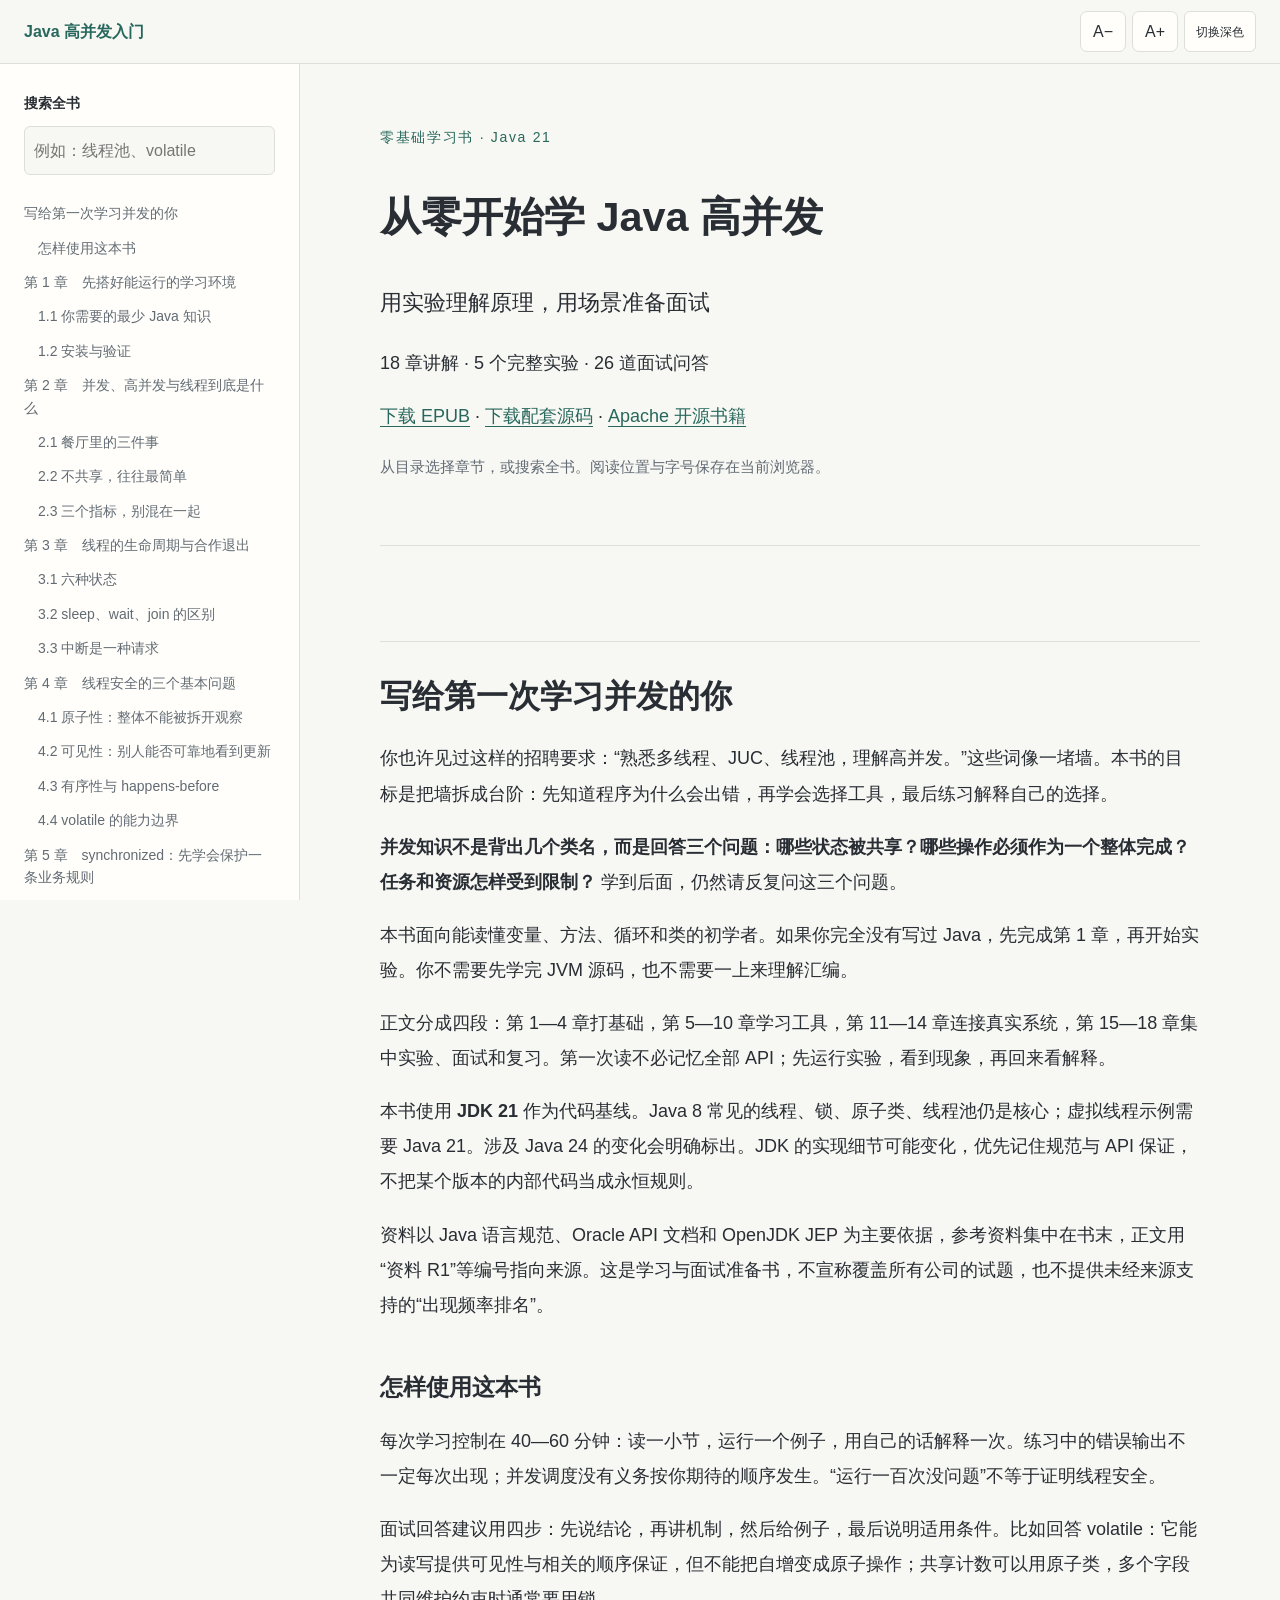
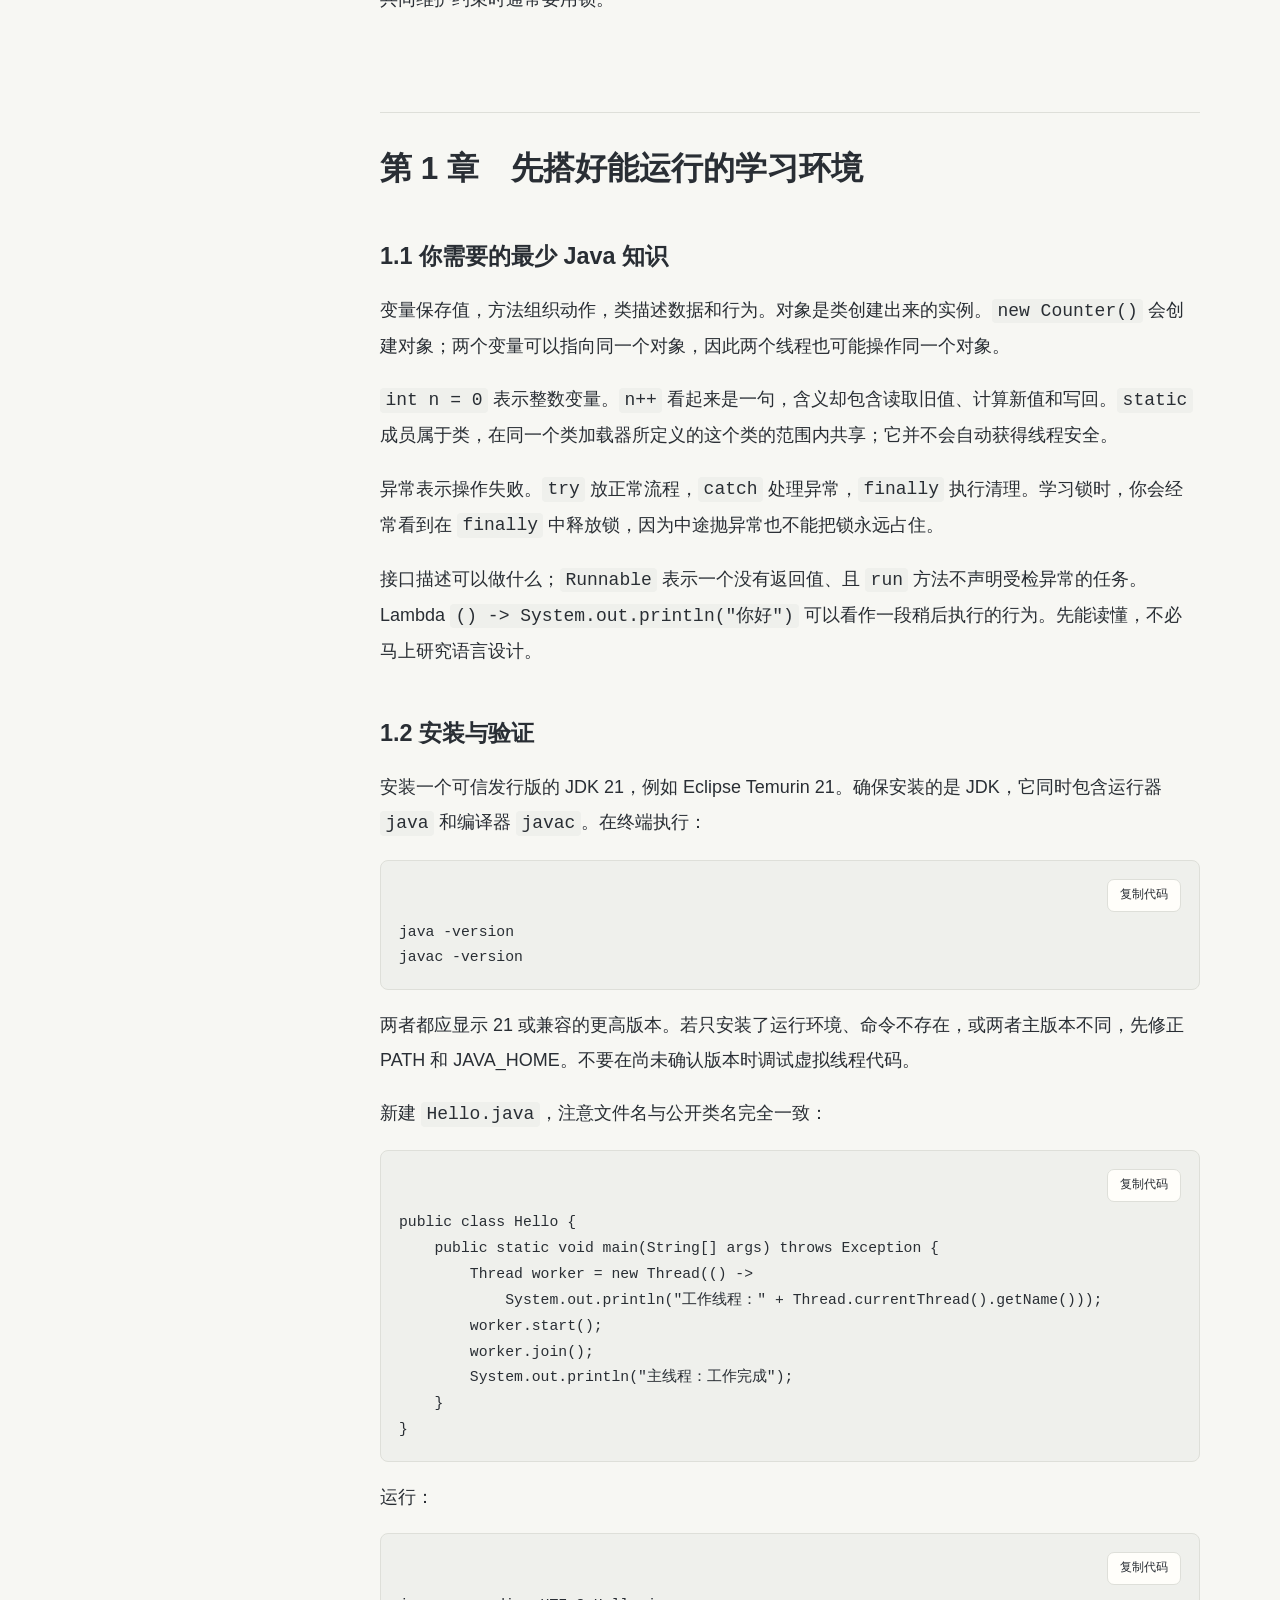
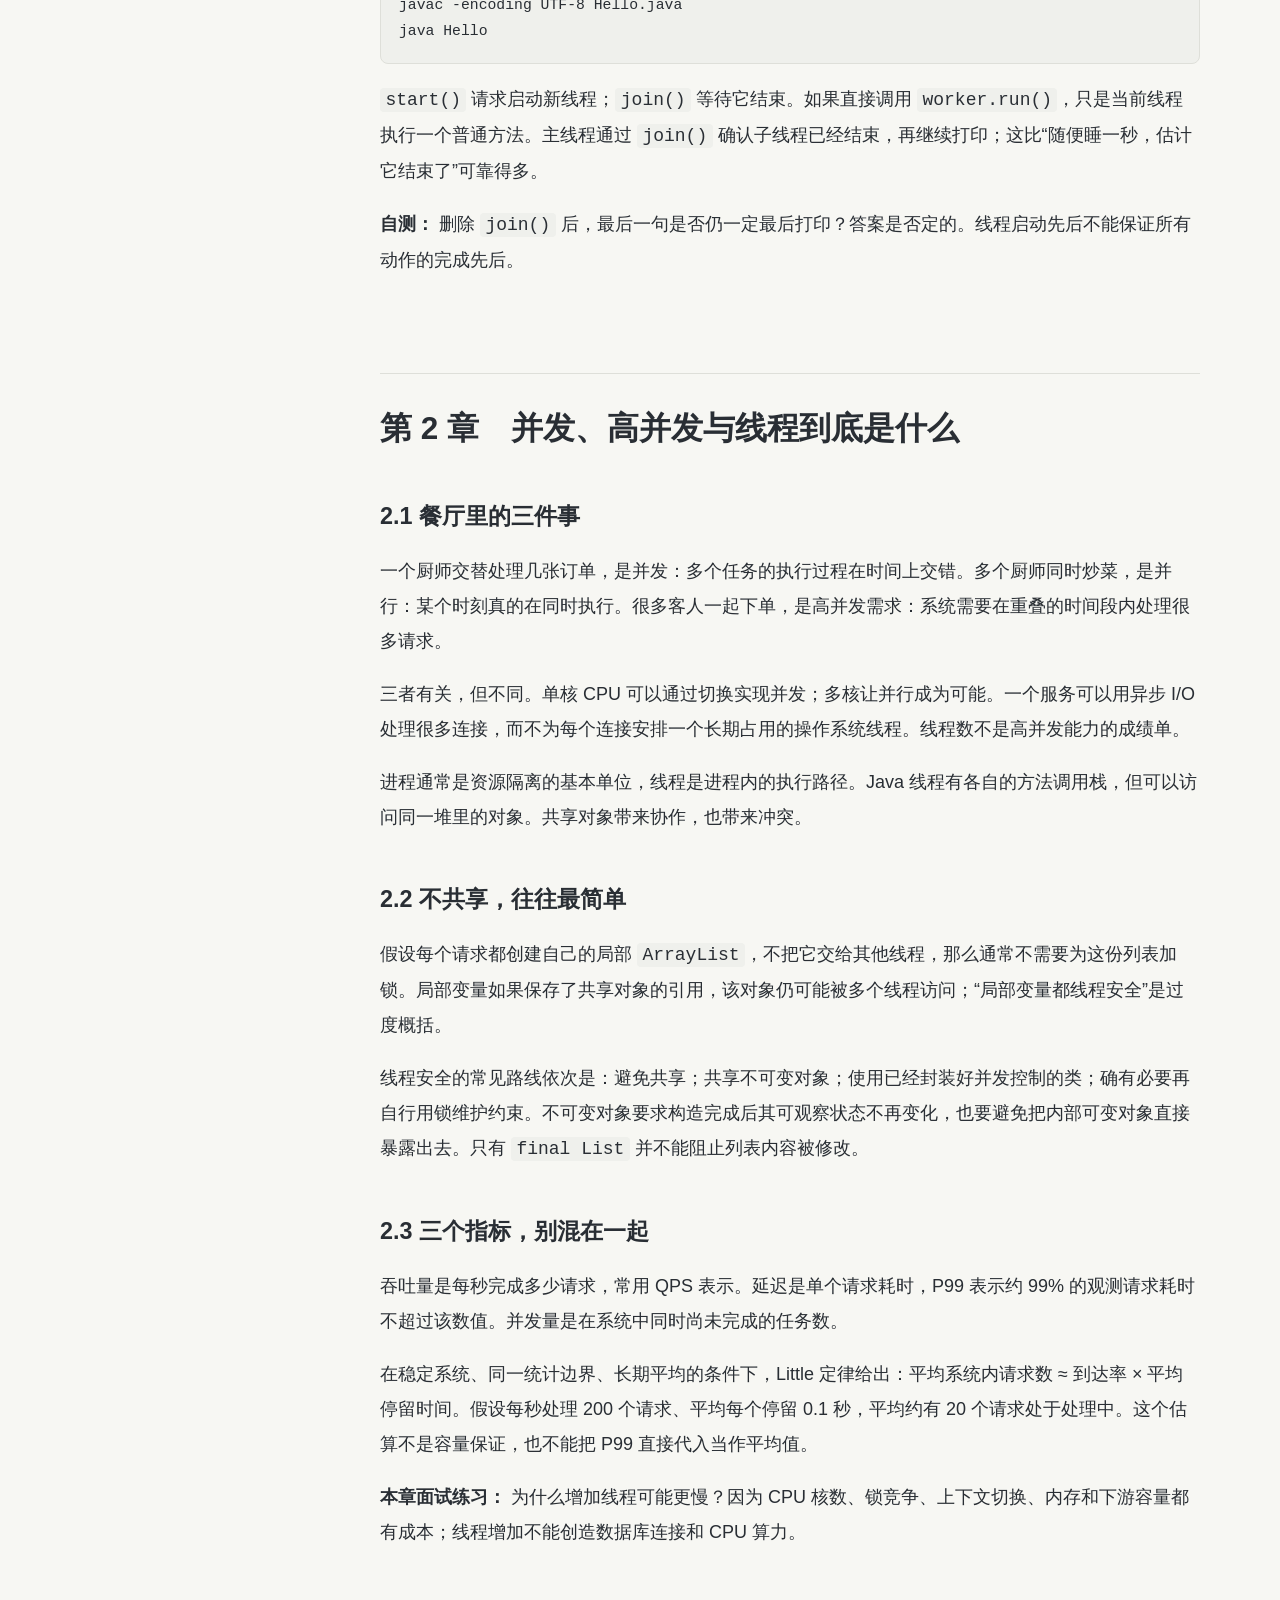
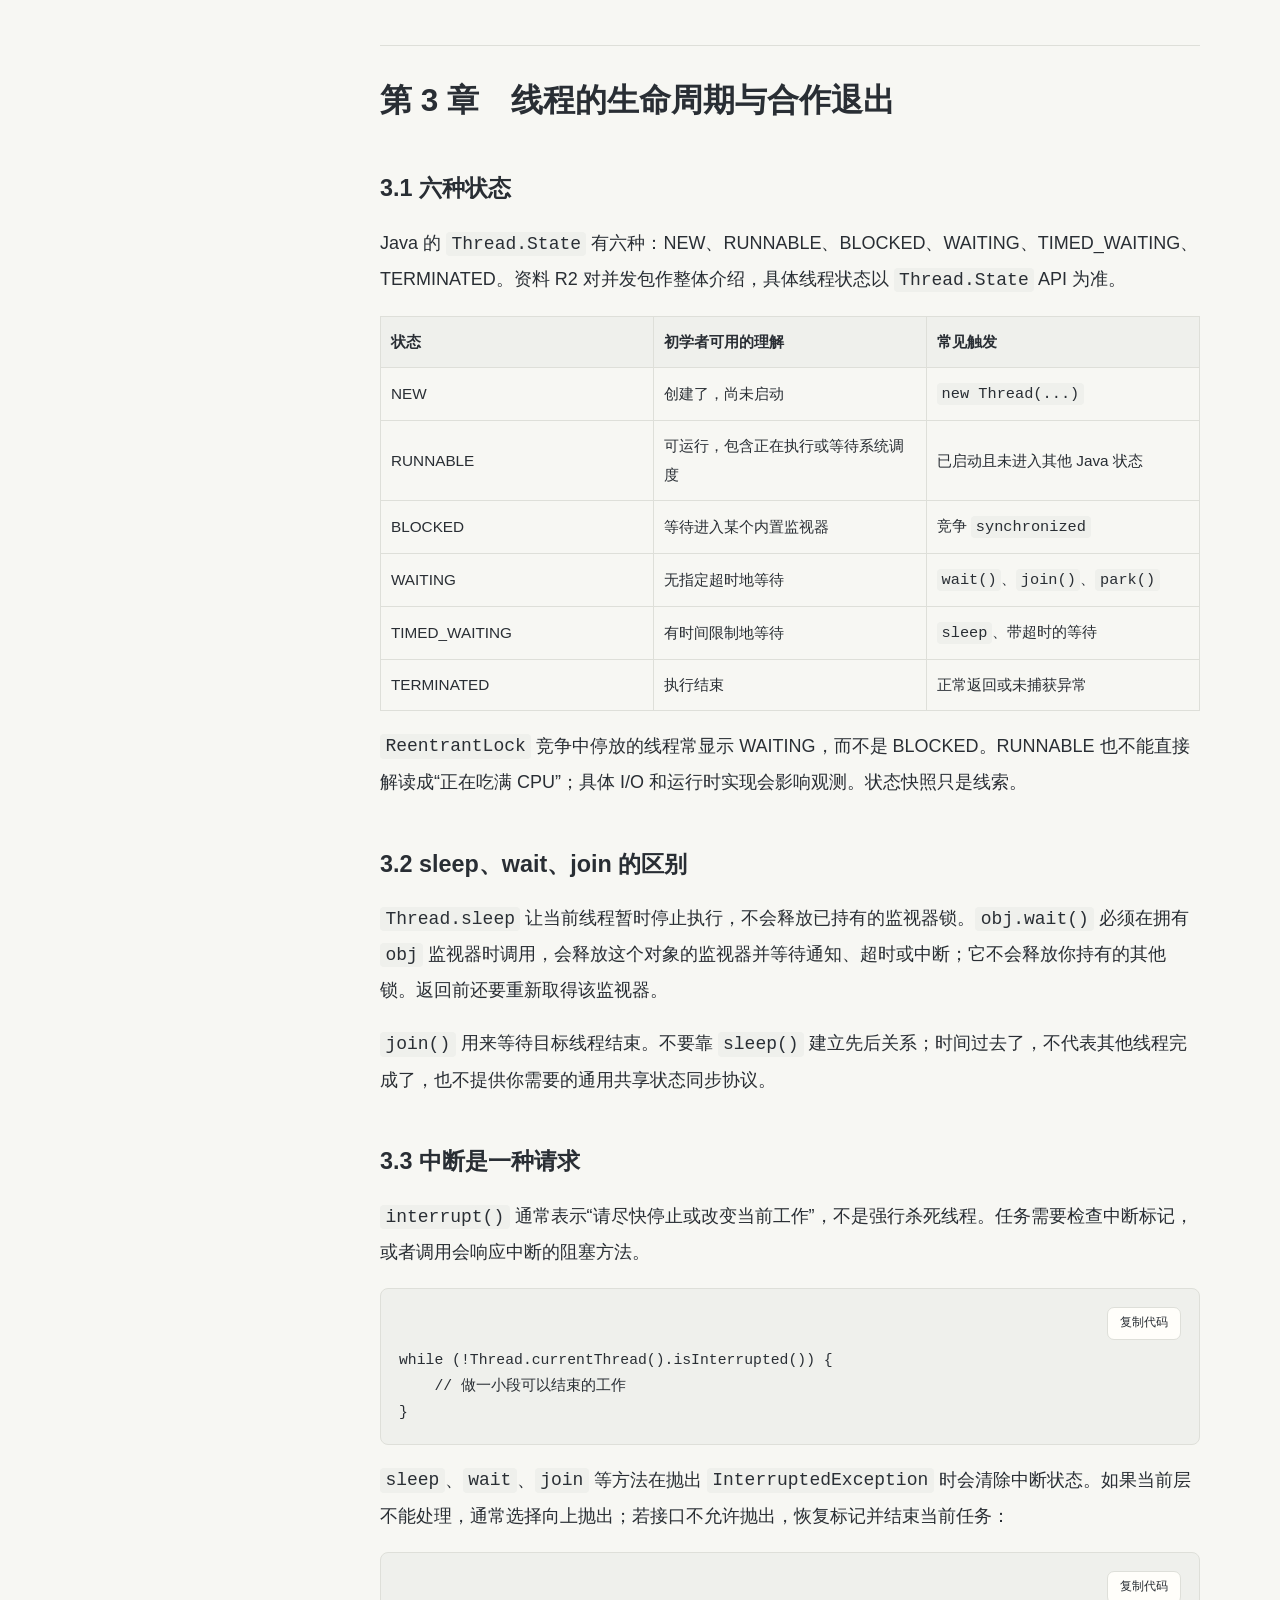
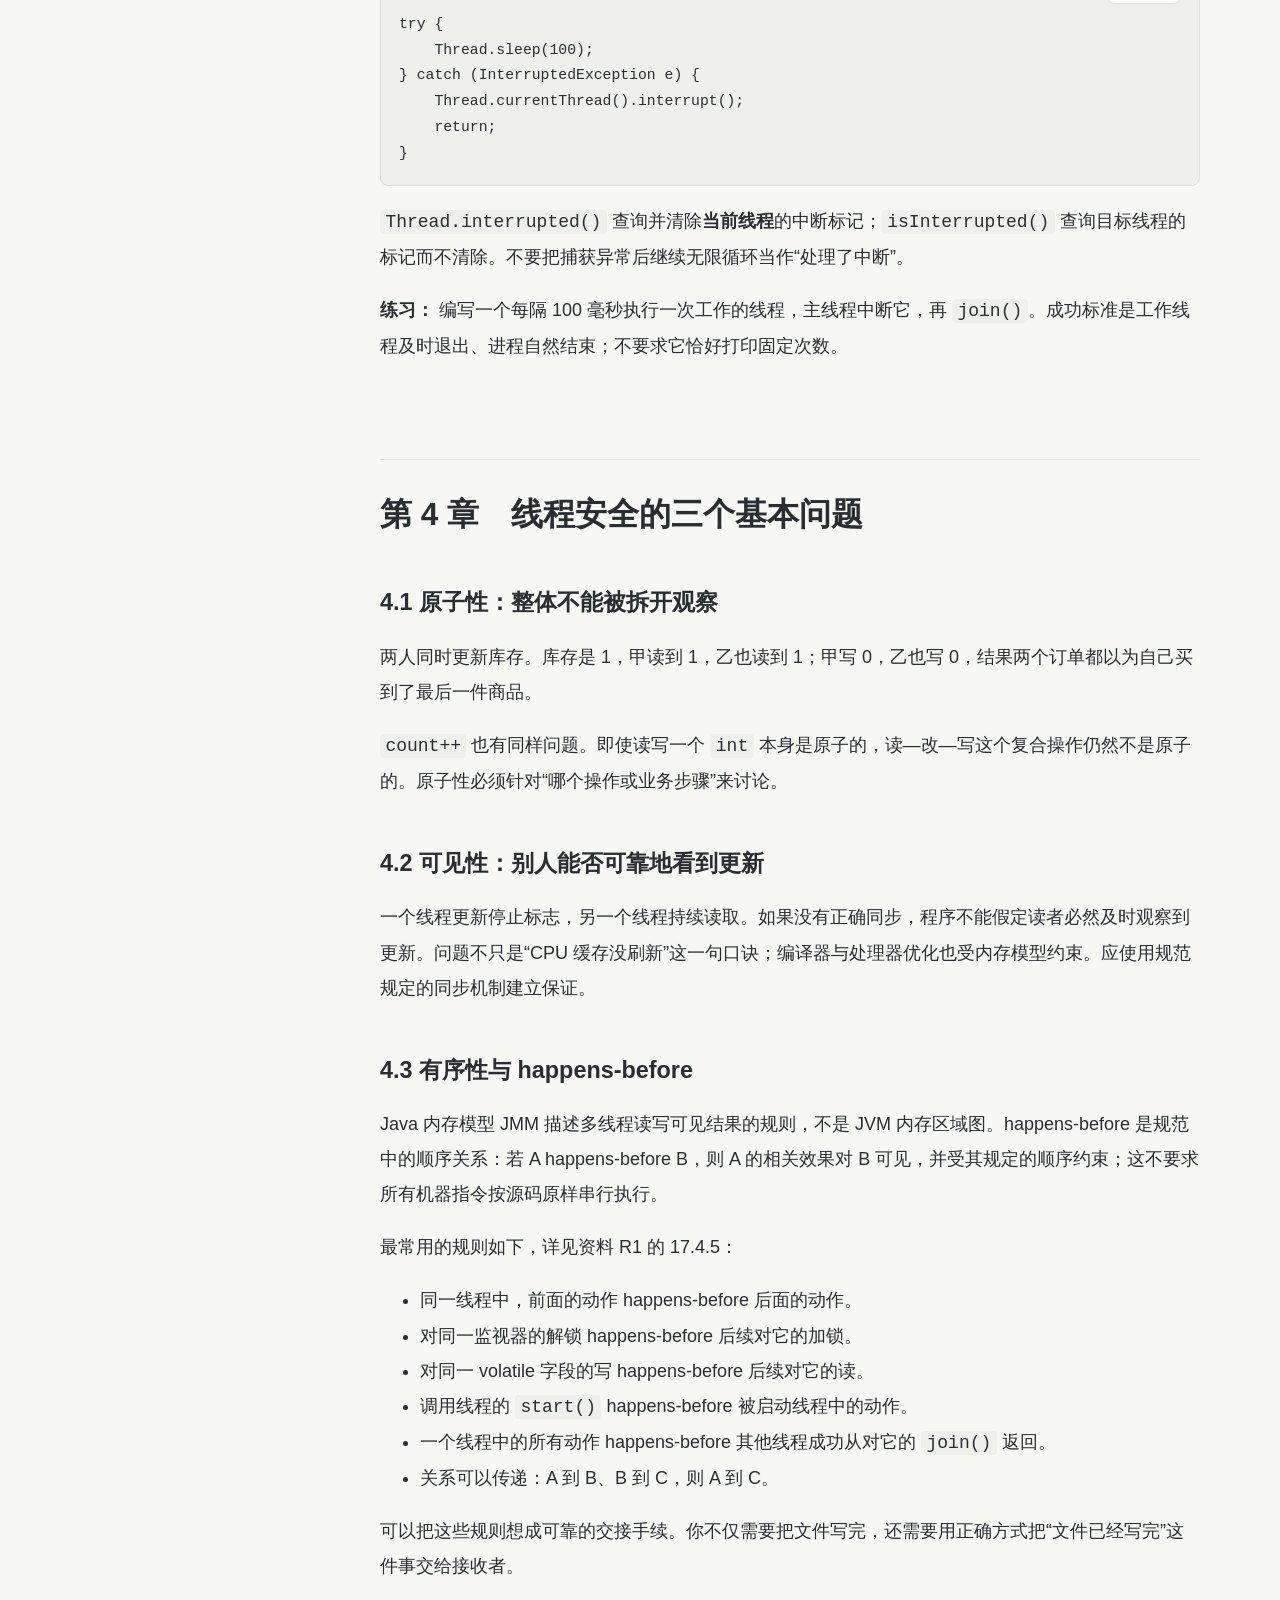
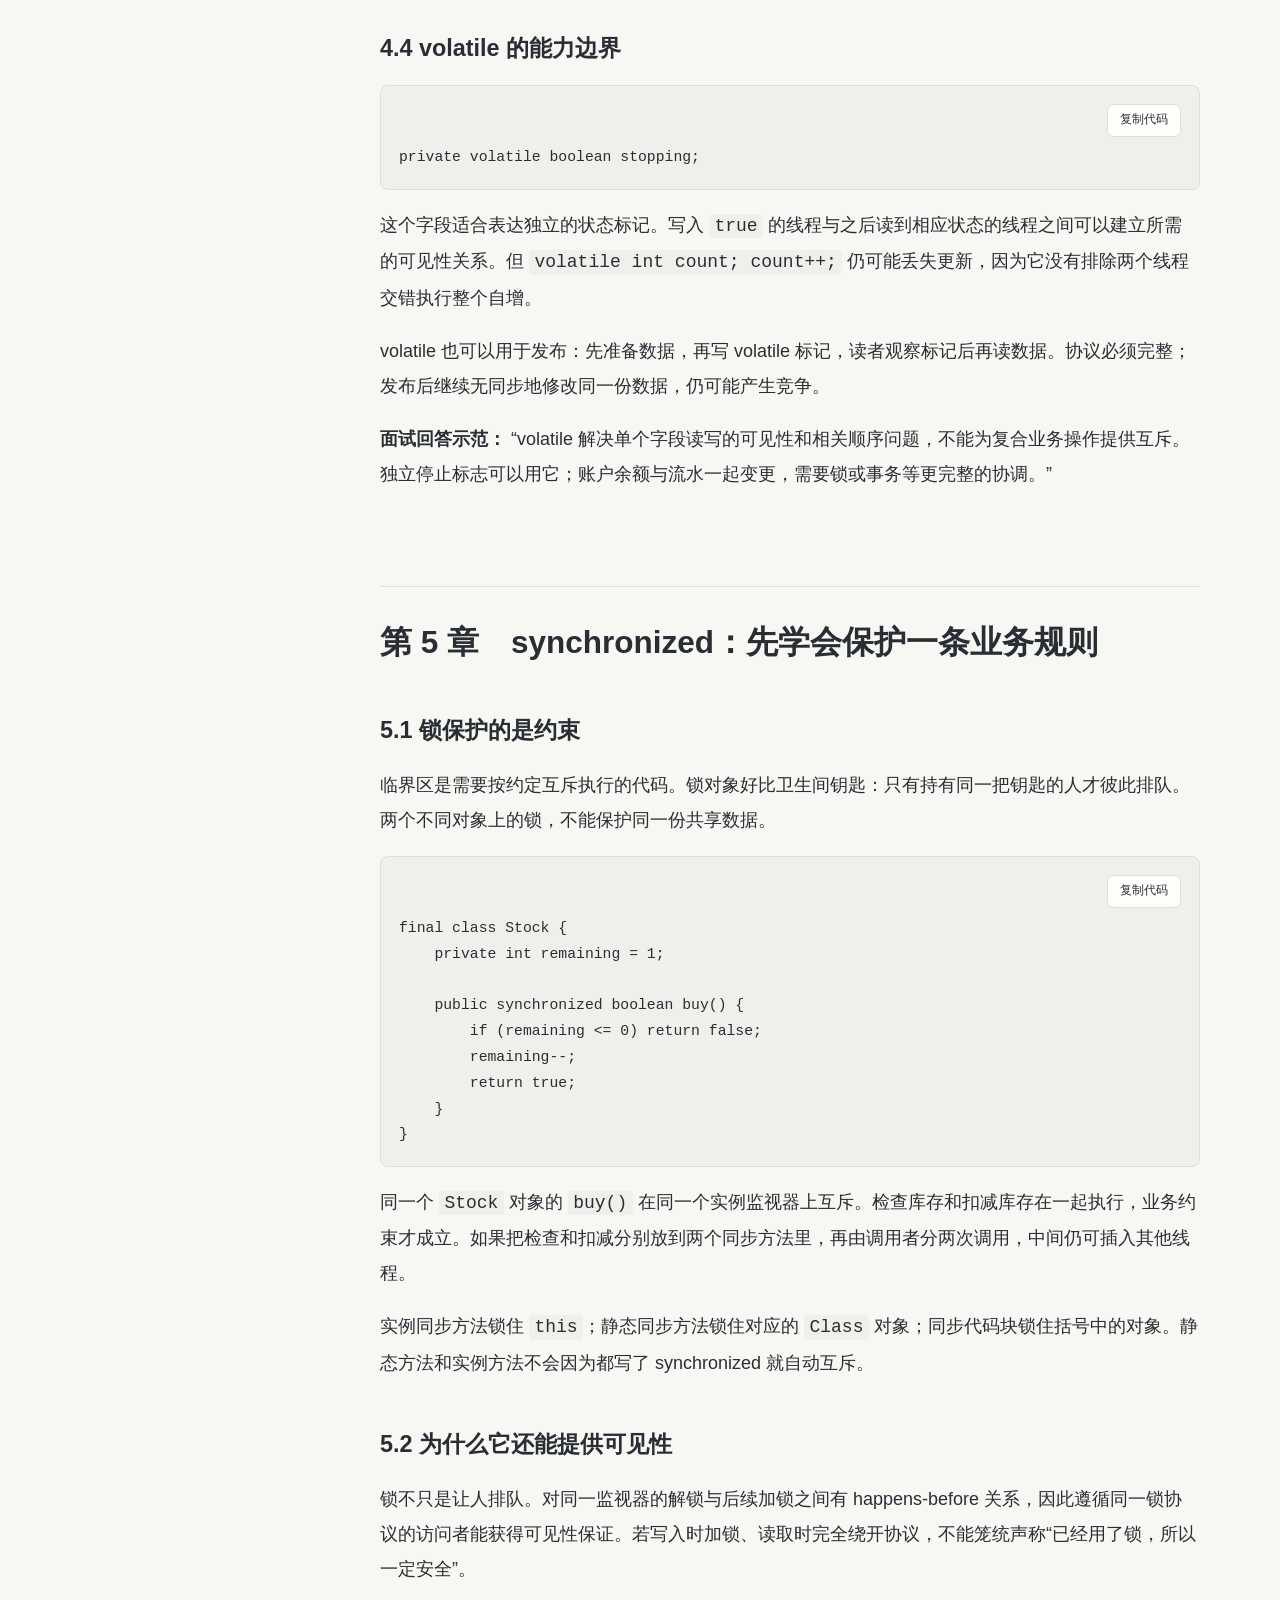
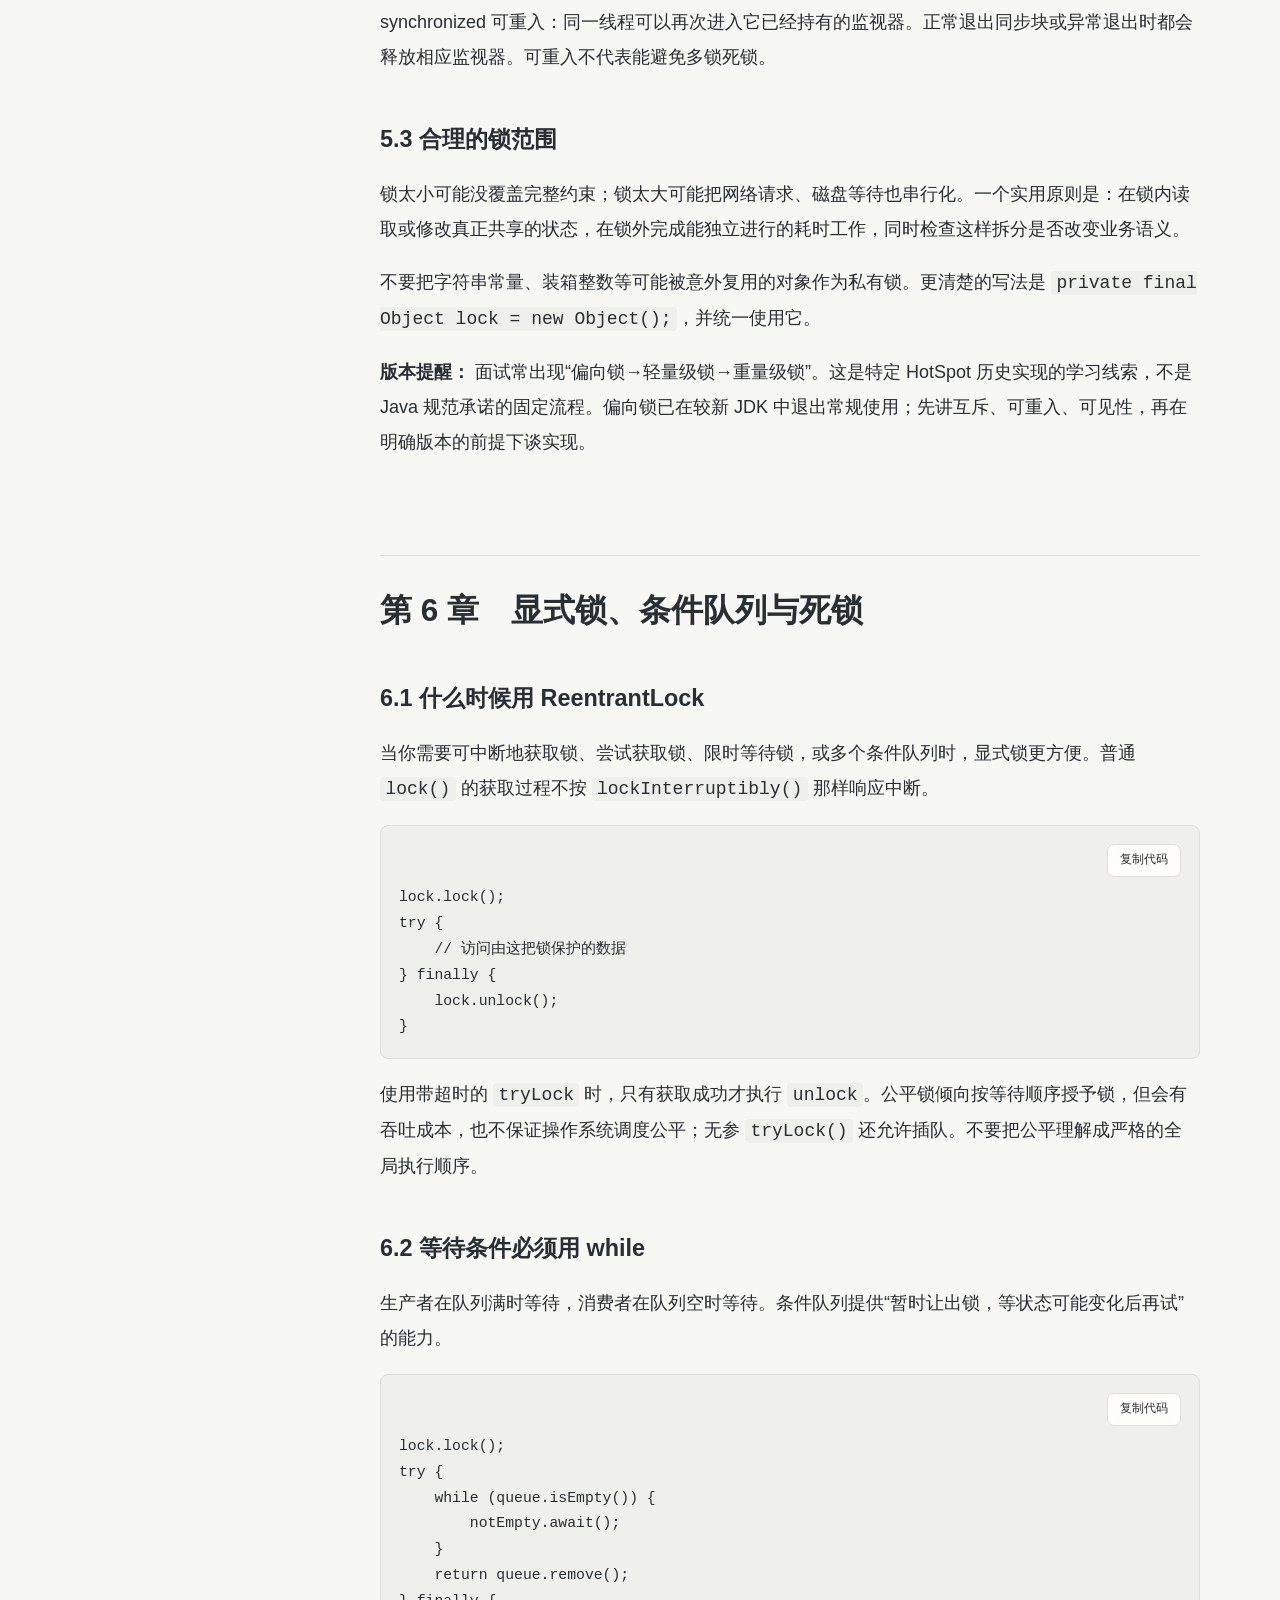
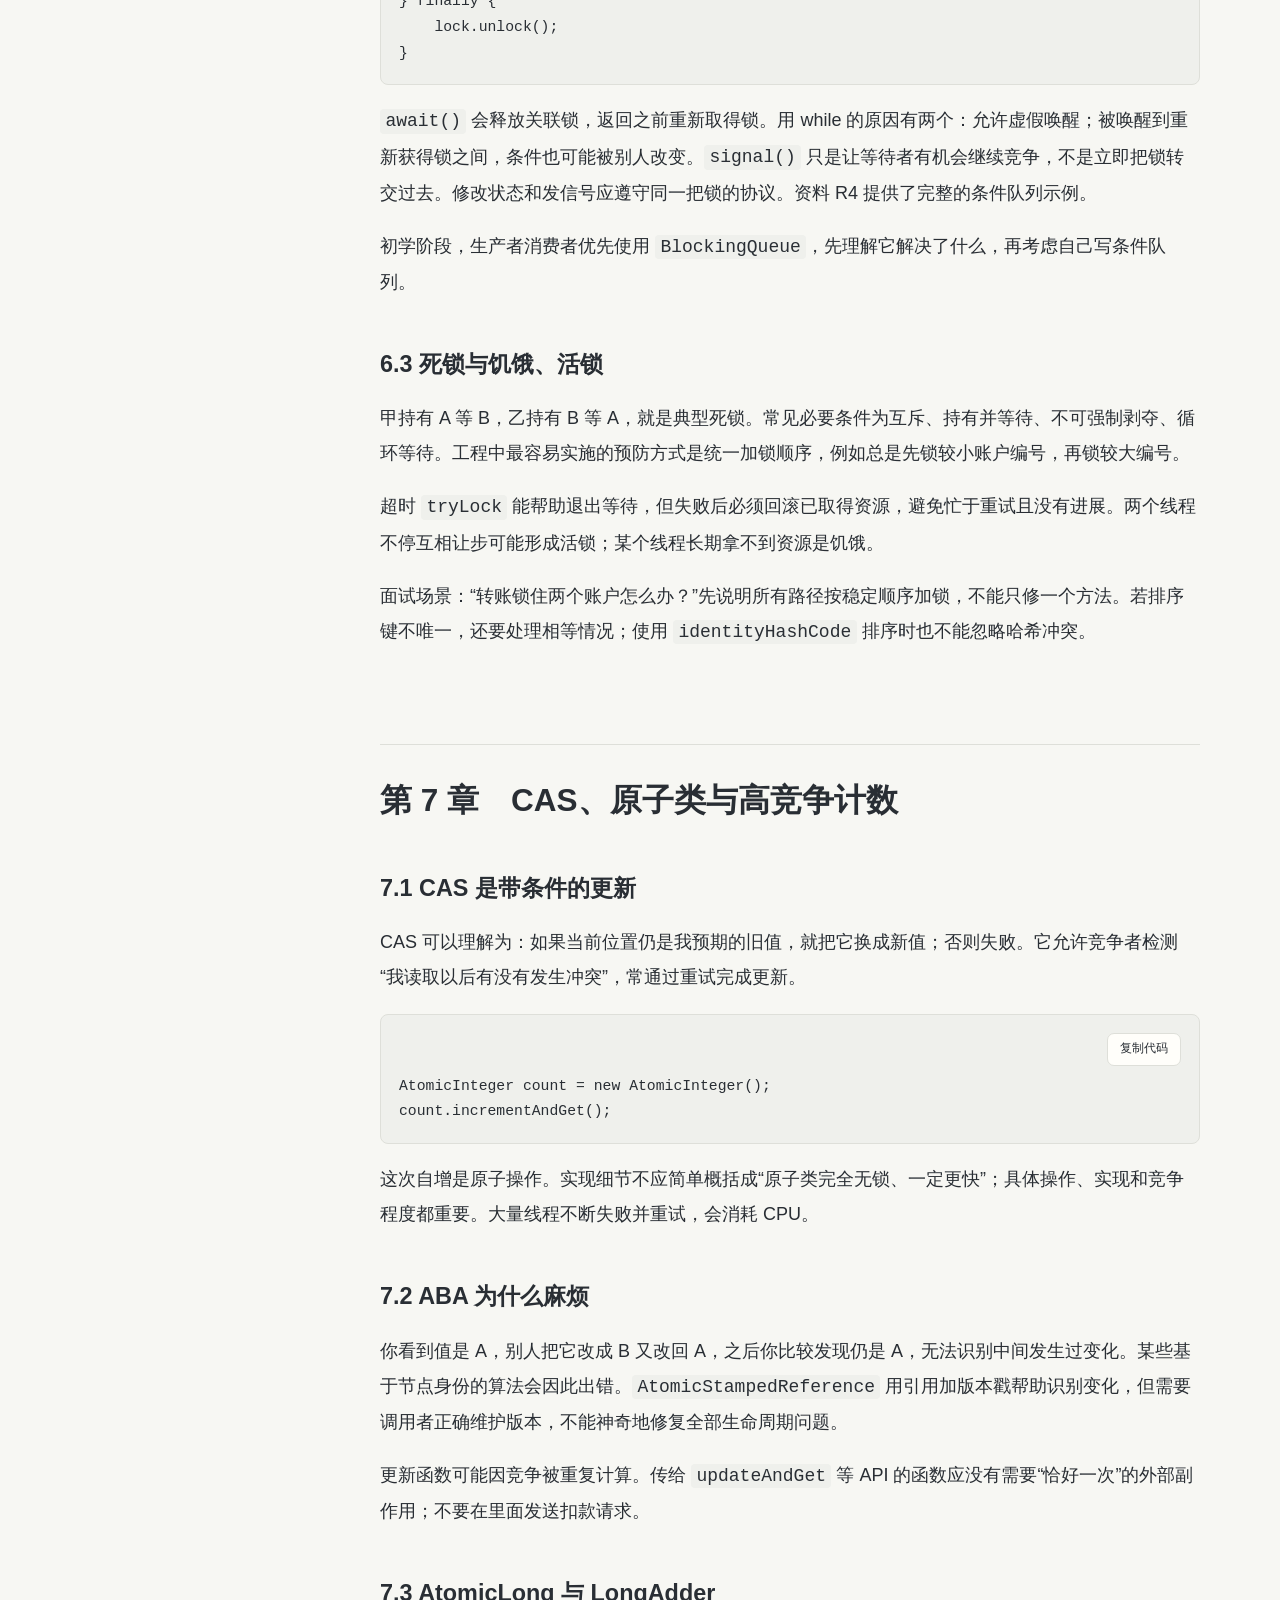
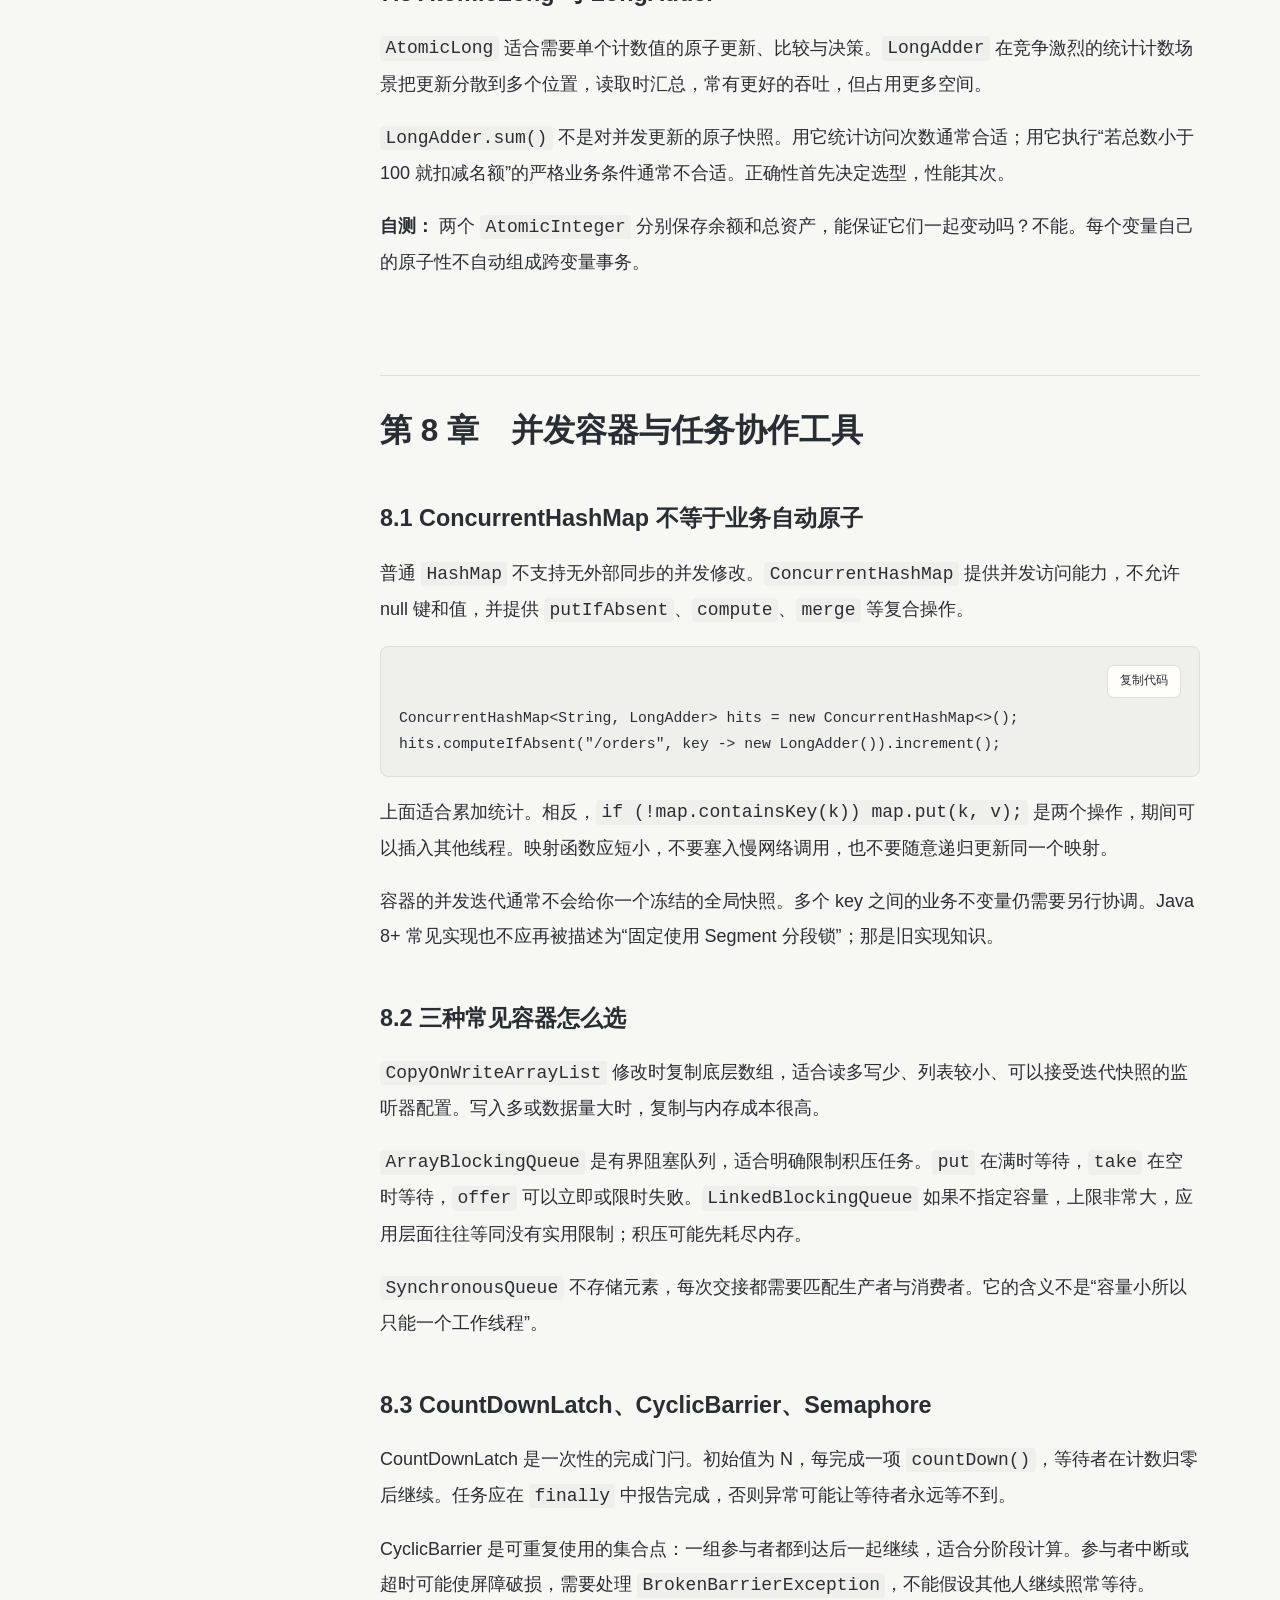
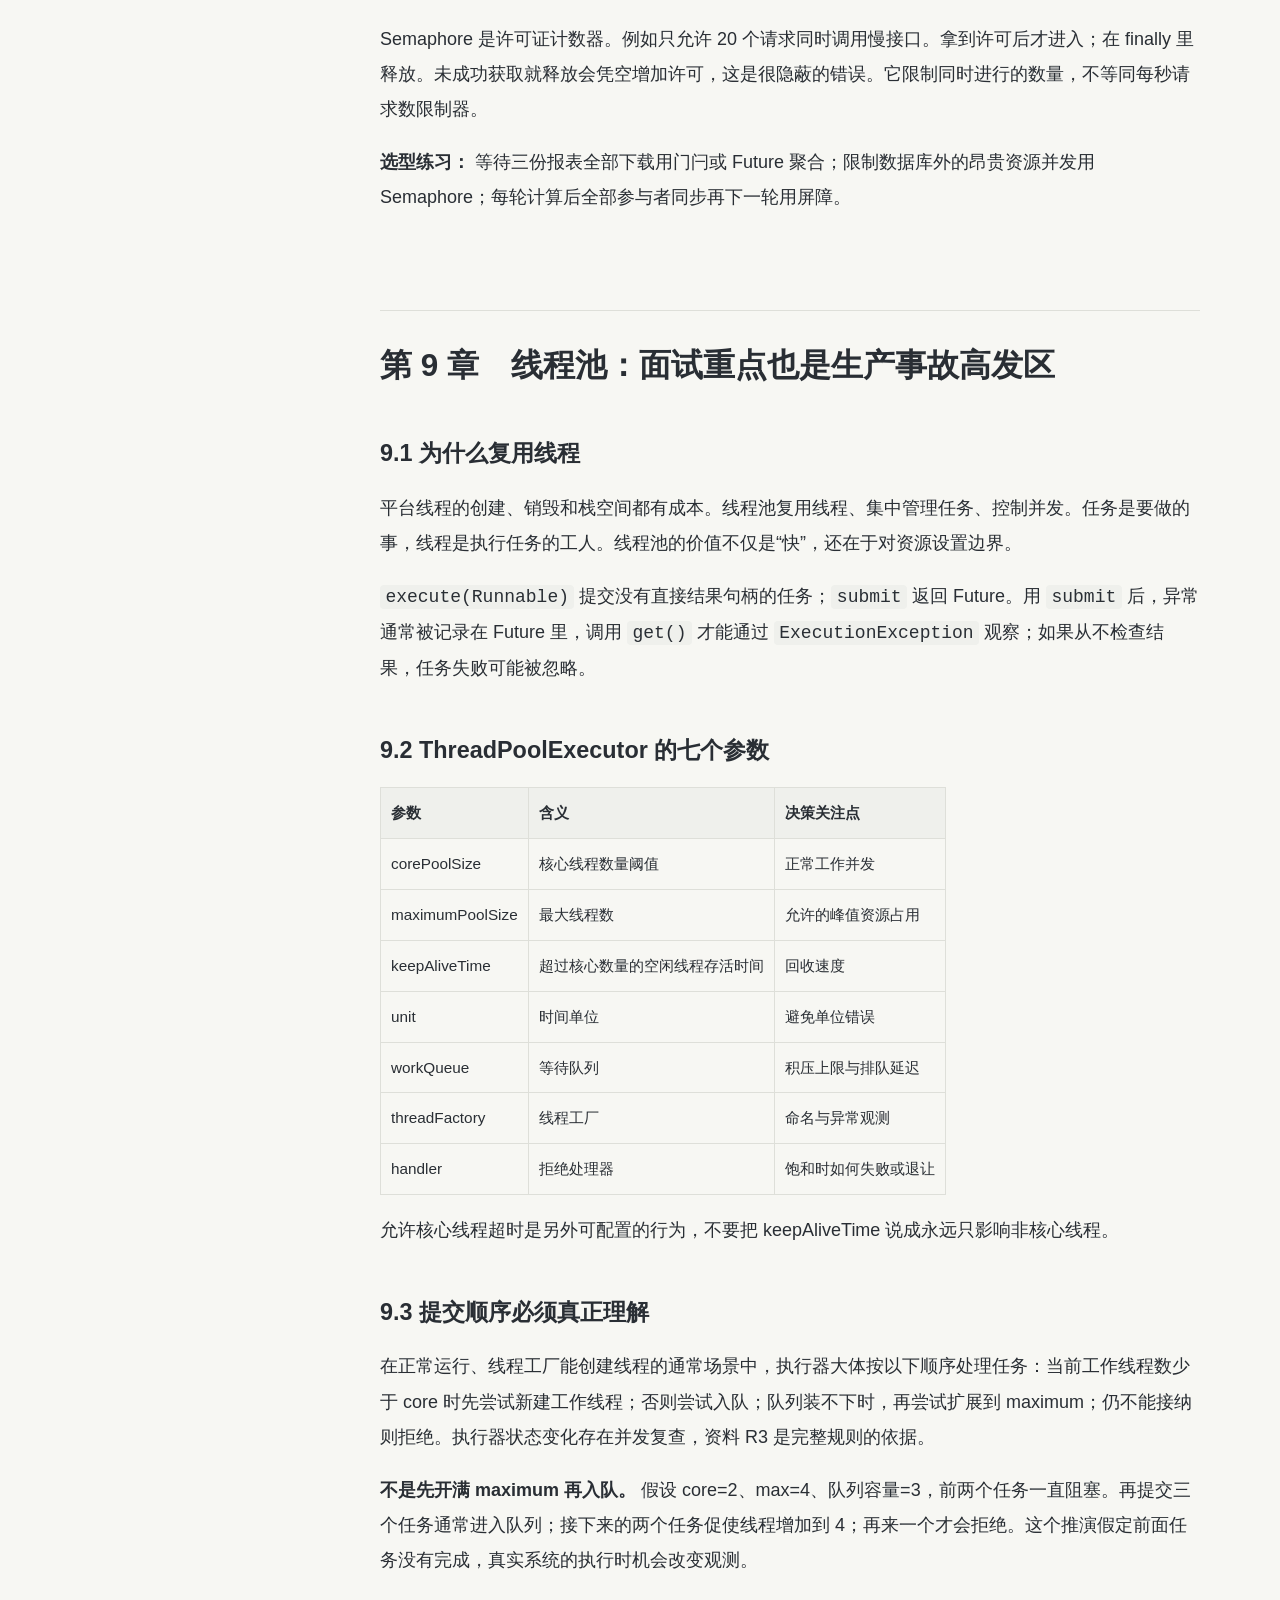
<file: java-concurrency/index.html>
<!doctype html>
<html lang="zh-CN">
<head>
<meta charset="utf-8">
<meta name="viewport" content="width=device-width, initial-scale=1">
<meta name="color-scheme" content="light dark">
<title>从零开始学 Java 高并发 · 在线阅读</title>
<style>
:root{color-scheme:light;--bg:#faf8f3;--panel:#f1eee6;--fg:#26343d;--muted:#63727a;--accent:#136779;--line:#d8ddd9;--code:#eaeef0;--size:18px}
:root[data-theme=dark]{color-scheme:dark;--bg:#18232b;--panel:#202e37;--fg:#e1e7e8;--muted:#afbec4;--accent:#7bd2d8;--line:#40515c;--code:#24343e}
*{box-sizing:border-box}html{scroll-padding-top:85px}body{margin:0;background:var(--bg);color:var(--fg);font-family:system-ui,-apple-system,"PingFang SC",sans-serif;line-height:1.85}a{color:var(--accent);overflow-wrap:anywhere}button,input{font:inherit}button{cursor:pointer;color:var(--fg);background:var(--panel);border:1px solid var(--line);border-radius:7px;padding:5px 12px}button:hover{border-color:var(--accent)}:focus-visible{outline:3px solid var(--accent);outline-offset:3px}.toolbar{position:fixed;top:0;left:0;right:0;height:64px;display:flex;align-items:center;gap:16px;padding:0 24px;background:var(--bg);border-bottom:1px solid var(--line);z-index:5}.brand{font-weight:700;text-decoration:none}.tools{margin-left:auto;display:flex;gap:6px}.skip{position:fixed;top:-100px;z-index:10;background:var(--bg)}.skip:focus{top:8px}#menu{display:none}#sidebar{position:fixed;top:64px;bottom:0;width:300px;overflow:auto;padding:24px;background:var(--panel);border-right:1px solid var(--line)}#sidebar label{font-weight:650;font-size:14px}#search{width:100%;margin:8px 0;padding:9px;border:1px solid var(--line);border-radius:6px;color:var(--fg);background:var(--bg)}#search-status{font-size:13px;color:var(--muted);margin:0 0 10px}nav ul,#results{list-style:none;padding:0}nav ul ul{padding-left:14px}nav li{margin:6px 0}nav a{display:block;text-decoration:none;font-size:14px;line-height:1.6;padding:3px 0}nav a[aria-current=true]{font-weight:750;border-left:3px solid var(--accent);padding-left:9px}#results li{margin:16px 0}#results a{font-weight:650;font-size:14px}#results p{font-size:13px;color:var(--muted);margin:4px 0}main{margin-left:300px;padding:100px max(30px,calc((100vw - 1120px)/2)) 70px;font-size:var(--size);max-width:1600px}.intro{padding:10px 0 48px;border-bottom:1px solid var(--line);margin-bottom:48px}.eyebrow{font-size:14px;color:var(--accent);letter-spacing:.12em}.intro h1{font-size:2.3em;line-height:1.3}.subtitle{font-size:1.2em}.reading-note{color:var(--muted);font-size:.85em}h1,h2,h3{line-height:1.5;scroll-margin-top:85px}main>h1{margin-top:3em;padding-top:1em;border-top:1px solid var(--line);font-size:1.75em}h2{font-size:1.3em;margin-top:2em}h3{font-size:1.15em}p{margin:1em 0}pre{padding:18px;border-radius:8px;background:var(--code);font-size:.82em;line-height:1.65;overflow-x:auto;position:relative}code{font-family:ui-monospace,SFMono-Regular,Consolas,monospace}p code,li code{background:var(--code);border-radius:3px;padding:2px 4px}table{border-collapse:collapse;width:100%;display:block;overflow-x:auto;font-size:.85em}td,th{border:1px solid var(--line);padding:10px;text-align:left;min-width:100px}th{background:var(--panel)}footer{border-top:1px solid var(--line);margin-top:60px;padding-top:25px;font-size:.85em;color:var(--muted)}.copy{display:block;margin:0 0 8px auto;font-size:12px}.progress{height:3px;position:fixed;top:61px;left:0;right:0;z-index:6;pointer-events:none}#progress{height:100%;background:var(--accent);width:0}
@media(max-width:900px){.toolbar{padding:0 12px;gap:10px}#menu{display:block}.brand{font-size:14px}#sidebar{display:none;width:min(340px,90vw);z-index:4;box-shadow:12px 0 25px #0002}body.menu-open #sidebar{display:block}main{margin-left:0;padding:90px 22px 50px}.intro h1{font-size:1.9em}.tools button{padding:5px 8px}.tools{gap:4px}}
@media print{.toolbar,#sidebar,.progress,.copy,#resume{display:none}main{margin:0;padding:0;font-size:12pt}pre{white-space:pre-wrap}body{background:white;color:black}}
</style>
<style data-aias-reader>
/* Aias Reader 1.0 — vendored into each book; no remote assets required. */
@media screen {
  :root {
    --reader-page: #f7f7f3 !important;
    --reader-surface: #fffefa !important;
    --reader-text: #292e34 !important;
    --reader-muted: #626b74 !important;
    --reader-line: #dedfd9 !important;
    --reader-accent: #28685c !important;
    --reader-soft: #eaf0eb !important;
    --reader-code: #eff0ec !important;
    --reader-keyword: #73579d !important;
    --reader-string: #28685c !important;
    --reader-number: #955028 !important;
    color-scheme: light !important;
  }
  :root[data-theme="dark"], body.dark, body[data-md-color-scheme="slate"] {
    --reader-page: #1c1f24 !important;
    --reader-surface: #22262c !important;
    --reader-text: #d7dce2 !important;
    --reader-muted: #a0a8b3 !important;
    --reader-line: #3b414a !important;
    --reader-accent: #91c5b5 !important;
    --reader-soft: #2b3835 !important;
    --reader-code: #282d34 !important;
    --reader-keyword: #c6afe8 !important;
    --reader-string: #a4c6a0 !important;
    --reader-number: #dfb385 !important;
    color-scheme: dark !important;
  }
  /* Adapt the existing readers without changing their content or navigation. */
  :root, body {
    --bg: var(--reader-page) !important;
    --page-bg: var(--reader-page) !important;
    --paper: var(--reader-surface) !important;
    --surface: var(--reader-surface) !important;
    --panel: var(--reader-surface) !important;
    --surface-muted: var(--reader-code) !important;
    --ink: var(--reader-text) !important;
    --fg: var(--reader-text) !important;
    --text: var(--reader-text) !important;
    --heading: var(--reader-text) !important;
    --muted: var(--reader-muted) !important;
    --line: var(--reader-line) !important;
    --accent: var(--reader-accent) !important;
    --accent-hover: var(--reader-accent) !important;
    --accent-soft: var(--reader-soft) !important;
    --code: var(--reader-code) !important;
    --code-bg: var(--reader-code) !important;
    --focus: var(--reader-accent) !important;
    --header-bg: var(--reader-page) !important;
    --md-default-bg-color: var(--reader-page) !important;
    --md-default-fg-color: var(--reader-text) !important;
    --md-default-fg-color--light: var(--reader-muted) !important;
    --md-default-fg-color--lighter: var(--reader-line) !important;
    --md-primary-fg-color: var(--reader-surface) !important;
    --md-primary-bg-color: var(--reader-text) !important;
    --md-accent-fg-color: var(--reader-accent) !important;
    --md-typeset-color: var(--reader-text) !important;
    --md-typeset-a-color: var(--reader-accent) !important;
    --md-code-bg-color: var(--reader-code) !important;
    --md-code-fg-color: var(--reader-text) !important;
    --md-code-hl-comment-color: var(--reader-muted) !important;
    --md-code-hl-keyword-color: var(--reader-keyword) !important;
    --md-code-hl-string-color: var(--reader-string) !important;
    --md-code-hl-number-color: var(--reader-number) !important;
  }
  html { -webkit-text-size-adjust: 100%; scrollbar-color: var(--reader-line) var(--reader-page); }
  body {
    background: var(--reader-page) !important;
    color: var(--reader-text) !important;
    font-family: -apple-system, BlinkMacSystemFont, "Segoe UI", "PingFang SC", "Hiragino Sans GB", "Microsoft YaHei", sans-serif !important;
    -webkit-font-smoothing: antialiased;
  }
  ::selection { background: var(--reader-accent); color: var(--reader-page); }
  :focus-visible { outline: 2px solid var(--reader-accent); outline-offset: 4px; }
  :is(main, article, .prose, .book-content, #book, .md-typeset, .aias-basic-reader) {
    font-family: inherit;
    font-size: var(--reader-size, var(--body-size, var(--reading-size, var(--size, 18px)))) !important;
    line-height: 1.95;
    overflow-wrap: break-word;
  }
  :is(main, article, .prose, .book-content, #book, .md-typeset, .aias-basic-reader) :is(h1, h2, h3, h4) {
    color: var(--reader-text) !important;
    font-family: inherit;
    line-height: 1.5;
    font-weight: 650;
  }
  :is(main, article, .prose, .book-content, #book, .md-typeset, .aias-basic-reader) p { text-align: start; }
  :is(main, article, .prose, .book-content, #book, .md-typeset, .aias-basic-reader) a {
    color: var(--reader-accent) !important;
    text-decoration-color: var(--reader-accent);
    text-underline-offset: .2em;
    overflow-wrap: anywhere;
  }
  :is(main, article, .prose, .book-content, #book, .md-typeset, .aias-basic-reader) pre {
    background: var(--reader-code) !important;
    color: var(--reader-text) !important;
    border: 1px solid var(--reader-line) !important;
    border-radius: 8px;
    max-width: 100%;
    overflow-x: auto;
    white-space: pre;
    overflow-wrap: normal;
    line-height: 1.75;
    tab-size: 4;
    scrollbar-width: thin;
  }
  :is(main, article, .prose, .book-content, #book, .md-typeset, .aias-basic-reader) code {
    font-family: "SFMono-Regular", Consolas, "Liberation Mono", Menlo, monospace;
    font-variant-ligatures: none;
  }
  :is(main, article, .prose, .book-content, #book, .md-typeset, .aias-basic-reader) :not(pre) > code {
    background: var(--reader-code) !important;
    color: var(--reader-text) !important;
    border-radius: 4px;
    padding: .12em .3em;
  }
  :is(main, article, .prose, .book-content, #book, .md-typeset, .aias-basic-reader) pre code {
    background: transparent !important;
    color: inherit !important;
    padding: 0;
    white-space: pre;
    overflow-wrap: normal;
  }
  :is(main, article, .prose, .book-content, #book, .md-typeset, .aias-basic-reader) pre code span { color: inherit !important; }
  :is(main, article, .prose, .book-content, #book, .md-typeset, .aias-basic-reader) pre code :is(.kw, .cf, .dt, .bu, .fu, .k, .kn, .kd, .kc, .kt) { color: var(--reader-keyword) !important; }
  :is(main, article, .prose, .book-content, #book, .md-typeset, .aias-basic-reader) pre code :is(.st, .ch, .vs, .s, .s1, .s2) { color: var(--reader-string) !important; }
  :is(main, article, .prose, .book-content, #book, .md-typeset, .aias-basic-reader) pre code :is(.dv, .bn, .fl, .mi, .mf) { color: var(--reader-number) !important; }
  :is(main, article, .prose, .book-content, #book, .md-typeset, .aias-basic-reader) pre code :is(.co, .cv, .an, .do, .c, .c1, .cm, .cp) { color: var(--reader-muted) !important; font-style: normal; }
  :is(main, article, .prose, .book-content, #book, .md-typeset, .aias-basic-reader) blockquote {
    background: var(--reader-soft) !important;
    color: var(--reader-text) !important;
    border-left: 3px solid var(--reader-accent) !important;
  }
  :is(main, article, .prose, .book-content, #book, .md-typeset, .aias-basic-reader) :is(th, td) { border-color: var(--reader-line) !important; }
  :is(main, article, .prose, .book-content, #book, .md-typeset, .aias-basic-reader) th { background: var(--reader-code) !important; color: var(--reader-text) !important; }
  :is(main, article, .prose, .book-content, #book, .md-typeset, .aias-basic-reader) :is(img, svg) { max-width: 100%; height: auto; }
  :is(.sidebar, #sidebar, .book-sidebar, .md-sidebar, .mobile-header, .mobile-menu nav) {
    background: var(--reader-surface) !important;
    color: var(--reader-text) !important;
    border-color: var(--reader-line) !important;
  }
  :is(aside, .sidebar, .md-sidebar) a { color: var(--reader-muted); }
  :is(aside, .sidebar, .md-sidebar) a:hover,
  :is(aside, .sidebar, .md-sidebar) a[aria-current] { color: var(--reader-accent) !important; background: var(--reader-soft) !important; }
  :is(.brand-title, .brand-subtitle, .nav-number, .sidebar-brand .eyebrow, .edition) { color: var(--reader-muted) !important; }
  :is(.primary-action, .button-primary, .primary-button, .start, .hero .button) {
    background: var(--reader-accent) !important;
    color: var(--reader-page) !important;
    border-color: var(--reader-accent) !important;
  }
  .contents-list a:hover { background: var(--reader-soft) !important; }
  .aias-basic-reader > #title-block-header { display: none; }
  .aias-basic-reader #TOC:not(:has(a)) { display: none; }
  .aias-basic-reader h1 { font-size: 1.7em; margin-top: 1.4em; }
  .aias-basic-reader blockquote { margin-inline: 0; padding: .5em 1.1em; }
  .aias-reader-tools { display: flex; flex-wrap: wrap; align-items: center; justify-content: flex-end; gap: 12px; padding: 12px 0; margin: 0 0 16px; font-size: 13px; }
  .aias-reader-tools a { color: var(--reader-muted); }
  .aias-reader-theme {
    color: var(--reader-text) !important;
    background: var(--reader-surface) !important;
    border: 1px solid var(--reader-line) !important;
    border-radius: 6px;
    padding: 7px 11px;
    font: inherit;
    font-size: 12px;
    line-height: 1.5;
    min-height: 34px;
    cursor: pointer;
  }
  @media (max-width: 680px) {
    :is(main, article, .prose, .book-content, #book, .md-typeset, .aias-basic-reader) {
      font-size: var(--reader-size, var(--body-size, var(--reading-size, var(--size, 17px)))) !important;
    }
  }
}
</style>
</head>
<body>
<a class="skip" href="#book">跳到正文</a>
<header class="toolbar">
<button id="menu" type="button" aria-controls="sidebar" aria-expanded="false">☰ 目录</button>
<a class="brand" href="#top">Java 高并发入门</a>
<div class="tools">
<button id="smaller" type="button" aria-label="缩小字号">A−</button>
<button id="larger" type="button" aria-label="放大字号">A+</button>
<button id="theme" type="button" aria-label="切换明暗主题">明暗</button>
</div>
</header>
<aside id="sidebar" aria-label="阅读导航">
<label for="search">搜索全书</label>
<input id="search" type="search" placeholder="例如：线程池、volatile" autocomplete="off">
<p id="search-status" role="status" aria-live="polite"></p>
<ul id="results" hidden></ul>
<nav aria-label="全书目录"><ul>
<li><a href="#写给第一次学习并发的你"
id="toc-写给第一次学习并发的你">写给第一次学习并发的你</a>
<ul>
<li><a href="#怎样使用这本书"
id="toc-怎样使用这本书">怎样使用这本书</a></li>
</ul></li>
<li><a href="#第-1-章-先搭好能运行的学习环境"
id="toc-第-1-章-先搭好能运行的学习环境">第 1
章　先搭好能运行的学习环境</a>
<ul>
<li><a href="#你需要的最少-java-知识"
id="toc-你需要的最少-java-知识">1.1 你需要的最少 Java 知识</a></li>
<li><a href="#安装与验证" id="toc-安装与验证">1.2 安装与验证</a></li>
</ul></li>
<li><a href="#第-2-章-并发高并发与线程到底是什么"
id="toc-第-2-章-并发高并发与线程到底是什么">第 2
章　并发、高并发与线程到底是什么</a>
<ul>
<li><a href="#餐厅里的三件事" id="toc-餐厅里的三件事">2.1
餐厅里的三件事</a></li>
<li><a href="#不共享往往最简单" id="toc-不共享往往最简单">2.2
不共享，往往最简单</a></li>
<li><a href="#三个指标别混在一起" id="toc-三个指标别混在一起">2.3
三个指标，别混在一起</a></li>
</ul></li>
<li><a href="#第-3-章-线程的生命周期与合作退出"
id="toc-第-3-章-线程的生命周期与合作退出">第 3
章　线程的生命周期与合作退出</a>
<ul>
<li><a href="#六种状态" id="toc-六种状态">3.1 六种状态</a></li>
<li><a href="#sleepwaitjoin-的区别" id="toc-sleepwaitjoin-的区别">3.2
sleep、wait、join 的区别</a></li>
<li><a href="#中断是一种请求" id="toc-中断是一种请求">3.3
中断是一种请求</a></li>
</ul></li>
<li><a href="#第-4-章-线程安全的三个基本问题"
id="toc-第-4-章-线程安全的三个基本问题">第 4
章　线程安全的三个基本问题</a>
<ul>
<li><a href="#原子性整体不能被拆开观察"
id="toc-原子性整体不能被拆开观察">4.1
原子性：整体不能被拆开观察</a></li>
<li><a href="#可见性别人能否可靠地看到更新"
id="toc-可见性别人能否可靠地看到更新">4.2
可见性：别人能否可靠地看到更新</a></li>
<li><a href="#有序性与-happens-before"
id="toc-有序性与-happens-before">4.3 有序性与 happens-before</a></li>
<li><a href="#volatile-的能力边界" id="toc-volatile-的能力边界">4.4
volatile 的能力边界</a></li>
</ul></li>
<li><a href="#第-5-章-synchronized先学会保护一条业务规则"
id="toc-第-5-章-synchronized先学会保护一条业务规则">第 5
章　synchronized：先学会保护一条业务规则</a>
<ul>
<li><a href="#锁保护的是约束" id="toc-锁保护的是约束">5.1
锁保护的是约束</a></li>
<li><a href="#为什么它还能提供可见性"
id="toc-为什么它还能提供可见性">5.2 为什么它还能提供可见性</a></li>
<li><a href="#合理的锁范围" id="toc-合理的锁范围">5.3
合理的锁范围</a></li>
</ul></li>
<li><a href="#第-6-章-显式锁条件队列与死锁"
id="toc-第-6-章-显式锁条件队列与死锁">第 6
章　显式锁、条件队列与死锁</a>
<ul>
<li><a href="#什么时候用-reentrantlock"
id="toc-什么时候用-reentrantlock">6.1 什么时候用 ReentrantLock</a></li>
<li><a href="#等待条件必须用-while" id="toc-等待条件必须用-while">6.2
等待条件必须用 while</a></li>
<li><a href="#死锁与饥饿活锁" id="toc-死锁与饥饿活锁">6.3
死锁与饥饿、活锁</a></li>
</ul></li>
<li><a href="#第-7-章-cas原子类与高竞争计数"
id="toc-第-7-章-cas原子类与高竞争计数">第 7
章　CAS、原子类与高竞争计数</a>
<ul>
<li><a href="#cas-是带条件的更新" id="toc-cas-是带条件的更新">7.1 CAS
是带条件的更新</a></li>
<li><a href="#aba-为什么麻烦" id="toc-aba-为什么麻烦">7.2 ABA
为什么麻烦</a></li>
<li><a href="#atomiclong-与-longadder"
id="toc-atomiclong-与-longadder">7.3 AtomicLong 与 LongAdder</a></li>
</ul></li>
<li><a href="#第-8-章-并发容器与任务协作工具"
id="toc-第-8-章-并发容器与任务协作工具">第 8
章　并发容器与任务协作工具</a>
<ul>
<li><a href="#concurrenthashmap-不等于业务自动原子"
id="toc-concurrenthashmap-不等于业务自动原子">8.1 ConcurrentHashMap
不等于业务自动原子</a></li>
<li><a href="#三种常见容器怎么选" id="toc-三种常见容器怎么选">8.2
三种常见容器怎么选</a></li>
<li><a href="#countdownlatchcyclicbarriersemaphore"
id="toc-countdownlatchcyclicbarriersemaphore">8.3
CountDownLatch、CyclicBarrier、Semaphore</a></li>
</ul></li>
<li><a href="#第-9-章-线程池面试重点也是生产事故高发区"
id="toc-第-9-章-线程池面试重点也是生产事故高发区">第 9
章　线程池：面试重点也是生产事故高发区</a>
<ul>
<li><a href="#为什么复用线程" id="toc-为什么复用线程">9.1
为什么复用线程</a></li>
<li><a href="#threadpoolexecutor-的七个参数"
id="toc-threadpoolexecutor-的七个参数">9.2 ThreadPoolExecutor
的七个参数</a></li>
<li><a href="#提交顺序必须真正理解" id="toc-提交顺序必须真正理解">9.3
提交顺序必须真正理解</a></li>
<li><a href="#拒绝策略是业务决策" id="toc-拒绝策略是业务决策">9.4
拒绝策略是业务决策</a></li>
<li><a href="#怎样估算线程数" id="toc-怎样估算线程数">9.5
怎样估算线程数</a></li>
<li><a href="#正确关闭" id="toc-正确关闭">9.6 正确关闭</a></li>
</ul></li>
<li><a href="#第-10-章-future-与-completablefuture组织异步结果"
id="toc-第-10-章-future-与-completablefuture组织异步结果">第 10
章　Future 与 CompletableFuture：组织异步结果</a>
<ul>
<li><a href="#异步不是自动更快" id="toc-异步不是自动更快">10.1
异步不是自动更快</a></li>
<li><a href="#组合操作读法" id="toc-组合操作读法">10.2
组合操作读法</a></li>
<li><a href="#失败处理与超时" id="toc-失败处理与超时">10.3
失败处理与超时</a></li>
</ul></li>
<li><a href="#第-11-章-threadlocal不可变性与安全发布"
id="toc-第-11-章-threadlocal不可变性与安全发布">第 11
章　ThreadLocal、不可变性与安全发布</a>
<ul>
<li><a href="#threadlocal-是按线程存放数据"
id="toc-threadlocal-是按线程存放数据">11.1 ThreadLocal
是按线程存放数据</a></li>
<li><a href="#final-为什么不等于不可变"
id="toc-final-为什么不等于不可变">11.2 final 为什么不等于不可变</a></li>
<li><a href="#双重检查单例为什么要-volatile"
id="toc-双重检查单例为什么要-volatile">11.3 双重检查单例为什么要
volatile</a></li>
</ul></li>
<li><a href="#第-12-章-虚拟线程更轻的等待不是无限容量"
id="toc-第-12-章-虚拟线程更轻的等待不是无限容量">第 12
章　虚拟线程：更轻的等待，不是无限容量</a>
<ul>
<li><a href="#它改变了哪一层" id="toc-它改变了哪一层">12.1
它改变了哪一层</a></li>
<li><a href="#jdk-21-与-24-的重要差异"
id="toc-jdk-21-与-24-的重要差异">12.2 JDK 21 与 24 的重要差异</a></li>
</ul></li>
<li><a href="#第-13-章-从多线程走向系统高并发"
id="toc-第-13-章-从多线程走向系统高并发">第 13
章　从多线程走向系统高并发</a>
<ul>
<li><a href="#jvm-内的锁管不到其他进程"
id="toc-jvm-内的锁管不到其他进程">13.1 JVM 内的锁管不到其他进程</a></li>
<li><a href="#限流背压熔断与降级" id="toc-限流背压熔断与降级">13.2
限流、背压、熔断与降级</a></li>
<li><a href="#幂等与重试" id="toc-幂等与重试">13.3 幂等与重试</a></li>
<li><a href="#小案例一个查询订单接口"
id="toc-小案例一个查询订单接口">13.4 小案例：一个查询订单接口</a></li>
</ul></li>
<li><a href="#第-14-章-排障从现象回到证据"
id="toc-第-14-章-排障从现象回到证据">第 14 章　排障：从现象回到证据</a>
<ul>
<li><a href="#cpu-高与请求慢不是同一问题"
id="toc-cpu-高与请求慢不是同一问题">14.1 CPU
高与请求慢不是同一问题</a></li>
<li><a href="#基本工具" id="toc-基本工具">14.2 基本工具</a></li>
<li><a href="#读栈时问什么" id="toc-读栈时问什么">14.3
读栈时问什么</a></li>
<li><a href="#怎样做有意义的压测" id="toc-怎样做有意义的压测">14.4
怎样做有意义的压测</a></li>
</ul></li>
<li><a href="#第-15-章-五个完整实验运行观察解释"
id="toc-第-15-章-五个完整实验运行观察解释">第 15
章　五个完整实验：运行、观察、解释</a>
<ul>
<li><a href="#实验一丢失更新与原子计数"
id="toc-实验一丢失更新与原子计数">实验一：丢失更新与原子计数</a></li>
<li><a href="#实验二库存不能卖成负数"
id="toc-实验二库存不能卖成负数">实验二：库存不能卖成负数</a></li>
<li><a href="#实验三稳定复现线程池拒绝"
id="toc-实验三稳定复现线程池拒绝">实验三：稳定复现线程池拒绝</a></li>
<li><a href="#实验四有界队列生产者消费者"
id="toc-实验四有界队列生产者消费者">实验四：有界队列生产者消费者</a></li>
<li><a href="#实验五虚拟线程与资源上限"
id="toc-实验五虚拟线程与资源上限">实验五：虚拟线程与资源上限</a></li>
</ul></li>
<li><a href="#第-16-章-高频主题面试问答与追问"
id="toc-第-16-章-高频主题面试问答与追问">第 16
章　高频主题面试问答与追问</a>
<ul>
<li><a href="#基础与内存模型" id="toc-基础与内存模型">16.1
基础与内存模型</a></li>
<li><a href="#锁与协作" id="toc-锁与协作">16.2 锁与协作</a></li>
<li><a href="#原子类容器和线程池" id="toc-原子类容器和线程池">16.3
原子类、容器和线程池</a></li>
<li><a href="#现代并发与系统设计" id="toc-现代并发与系统设计">16.4
现代并发与系统设计</a></li>
</ul></li>
<li><a href="#第-17-章-场景题与代码审查训练"
id="toc-第-17-章-场景题与代码审查训练">第 17
章　场景题与代码审查训练</a>
<ul>
<li><a href="#场景一查完缓存再写入仍然重复加载"
id="toc-场景一查完缓存再写入仍然重复加载">场景一：查完缓存再写入，仍然重复加载</a></li>
<li><a href="#场景二线程池增加到-500-后数据库更慢"
id="toc-场景二线程池增加到-500-后数据库更慢">场景二：线程池增加到 500
后数据库更慢</a></li>
<li><a href="#场景三两个接口查询可以并行吗"
id="toc-场景三两个接口查询可以并行吗">场景三：两个接口查询可以并行吗</a></li>
<li><a href="#场景四读多写少一定用读写锁吗"
id="toc-场景四读多写少一定用读写锁吗">场景四：读多写少一定用读写锁吗</a></li>
<li><a href="#场景五找出这段代码的问题"
id="toc-场景五找出这段代码的问题">场景五：找出这段代码的问题</a></li>
<li><a href="#一次-15-分钟模拟面试" id="toc-一次-15-分钟模拟面试">一次
15 分钟模拟面试</a></li>
</ul></li>
<li><a href="#第-18-章-四周学习计划与速查表"
id="toc-第-18-章-四周学习计划与速查表">第 18
章　四周学习计划与速查表</a>
<ul>
<li><a href="#第一周能解释为什么错"
id="toc-第一周能解释为什么错">第一周：能解释为什么错</a></li>
<li><a href="#第二周能选对工具"
id="toc-第二周能选对工具">第二周：能选对工具</a></li>
<li><a href="#第三周能控制任务与资源"
id="toc-第三周能控制任务与资源">第三周：能控制任务与资源</a></li>
<li><a href="#第四周能把知识放进系统"
id="toc-第四周能把知识放进系统">第四周：能把知识放进系统</a></li>
<li><a href="#工具选型速查" id="toc-工具选型速查">工具选型速查</a></li>
<li><a href="#面试前最后检查"
id="toc-面试前最后检查">面试前最后检查</a></li>
</ul></li>
<li><a href="#附录-a-容易误记的说法" id="toc-附录-a-容易误记的说法">附录
A　容易误记的说法</a></li>
<li><a href="#附录-b-术语小词典" id="toc-附录-b-术语小词典">附录
B　术语小词典</a></li>
<li><a href="#附录-c-进阶面试第一站aqs-与读写锁"
id="toc-附录-c-进阶面试第一站aqs-与读写锁">附录 C　进阶面试第一站：AQS
与读写锁</a>
<ul>
<li><a href="#aqs-先理解框架职责" id="toc-aqs-先理解框架职责">AQS
先理解框架职责</a></li>
<li><a href="#parkunpark-与等待条件"
id="toc-parkunpark-与等待条件">park/unpark 与等待条件</a></li>
<li><a href="#读写锁适合哪种问题"
id="toc-读写锁适合哪种问题">读写锁适合哪种问题</a></li>
</ul></li>
<li><a href="#附录-d-参考资料与检索说明"
id="toc-附录-d-参考资料与检索说明">附录 D　参考资料与检索说明</a></li>
</ul></nav>
</aside>
<main id="book" tabindex="-1">
<section class="intro" id="top">
<p class="eyebrow">零基础学习书 · Java 21</p>
<h1>从零开始学 Java 高并发</h1>
<p class="subtitle">用实验理解原理，用场景准备面试</p>
<p>18 章讲解 · 5 个完整实验 · 26 道面试问答</p>
<p><a href="book.epub" download>下载 EPUB</a> · <a href="study.zip" download>下载配套源码</a> · <a href="../">Apache 开源书籍</a></p>
<p class="reading-note">从目录选择章节，或搜索全书。阅读位置与字号保存在当前浏览器。</p>
<button id="resume" type="button" hidden>继续上次阅读</button>
</section>
<h1 id="写给第一次学习并发的你">写给第一次学习并发的你</h1>
<p>你也许见过这样的招聘要求：“熟悉多线程、JUC、线程池，理解高并发。”这些词像一堵墙。本书的目标是把墙拆成台阶：先知道程序为什么会出错，再学会选择工具，最后练习解释自己的选择。</p>
<p><strong>并发知识不是背出几个类名，而是回答三个问题：哪些状态被共享？哪些操作必须作为一个整体完成？任务和资源怎样受到限制？</strong>
学到后面，仍然请反复问这三个问题。</p>
<p>本书面向能读懂变量、方法、循环和类的初学者。如果你完全没有写过
Java，先完成第 1 章，再开始实验。你不需要先学完 JVM
源码，也不需要一上来理解汇编。</p>
<p>正文分成四段：第 1—4 章打基础，第 5—10 章学习工具，第 11—14
章连接真实系统，第 15—18 章集中实验、面试和复习。第一次读不必记忆全部
API；先运行实验，看到现象，再回来看解释。</p>
<p>本书使用 <strong>JDK 21</strong> 作为代码基线。Java 8
常见的线程、锁、原子类、线程池仍是核心；虚拟线程示例需要 Java 21。涉及
Java 24 的变化会明确标出。JDK 的实现细节可能变化，优先记住规范与 API
保证，不把某个版本的内部代码当成永恒规则。</p>
<p>资料以 Java 语言规范、Oracle API 文档和 OpenJDK JEP
为主要依据，参考资料集中在书末，正文用“资料
R1”等编号指向来源。这是学习与面试准备书，不宣称覆盖所有公司的试题，也不提供未经来源支持的“出现频率排名”。</p>
<h2 id="怎样使用这本书">怎样使用这本书</h2>
<p>每次学习控制在 40—60
分钟：读一小节，运行一个例子，用自己的话解释一次。练习中的错误输出不一定每次出现；并发调度没有义务按你期待的顺序发生。“运行一百次没问题”不等于证明线程安全。</p>
<p>面试回答建议用四步：先说结论，再讲机制，然后给例子，最后说明适用条件。比如回答
volatile：它能为读写提供可见性与相关的顺序保证，但不能把自增变成原子操作；共享计数可以用原子类，多个字段共同维护约束时通常要用锁。</p>
<h1 id="第-1-章-先搭好能运行的学习环境">第 1
章　先搭好能运行的学习环境</h1>
<h2 id="你需要的最少-java-知识">1.1 你需要的最少 Java 知识</h2>
<p>变量保存值，方法组织动作，类描述数据和行为。对象是类创建出来的实例。<code>new Counter()</code>
会创建对象；两个变量可以指向同一个对象，因此两个线程也可能操作同一个对象。</p>
<p><code>int n = 0</code> 表示整数变量。<code>n++</code>
看起来是一句，含义却包含读取旧值、计算新值和写回。<code>static</code>
成员属于类，在同一个类加载器所定义的这个类的范围内共享；它并不会自动获得线程安全。</p>
<p>异常表示操作失败。<code>try</code> 放正常流程，<code>catch</code>
处理异常，<code>finally</code> 执行清理。学习锁时，你会经常看到在
<code>finally</code> 中释放锁，因为中途抛异常也不能把锁永远占住。</p>
<p>接口描述可以做什么；<code>Runnable</code> 表示一个没有返回值、且
<code>run</code> 方法不声明受检异常的任务。Lambda
<code>() -&gt; System.out.println("你好")</code>
可以看作一段稍后执行的行为。先能读懂，不必马上研究语言设计。</p>
<h2 id="安装与验证">1.2 安装与验证</h2>
<p>安装一个可信发行版的 JDK 21，例如 Eclipse Temurin 21。确保安装的是
JDK，它同时包含运行器 <code>java</code> 和编译器
<code>javac</code>。在终端执行：</p>
<pre class="sh"><code>java -version
javac -version</code></pre>
<p>两者都应显示 21
或兼容的更高版本。若只安装了运行环境、命令不存在，或两者主版本不同，先修正
PATH 和 JAVA_HOME。不要在尚未确认版本时调试虚拟线程代码。</p>
<p>新建 <code>Hello.java</code>，注意文件名与公开类名完全一致：</p>
<pre class="java"><code>public class Hello {
    public static void main(String[] args) throws Exception {
        Thread worker = new Thread(() -&gt;
            System.out.println(&quot;工作线程：&quot; + Thread.currentThread().getName()));
        worker.start();
        worker.join();
        System.out.println(&quot;主线程：工作完成&quot;);
    }
}</code></pre>
<p>运行：</p>
<pre class="sh"><code>javac -encoding UTF-8 Hello.java
java Hello</code></pre>
<p><code>start()</code> 请求启动新线程；<code>join()</code>
等待它结束。如果直接调用
<code>worker.run()</code>，只是当前线程执行一个普通方法。主线程通过
<code>join()</code>
确认子线程已经结束，再继续打印；这比“随便睡一秒，估计它结束了”可靠得多。</p>
<p><strong>自测：</strong> 删除 <code>join()</code>
后，最后一句是否仍一定最后打印？答案是否定的。线程启动先后不能保证所有动作的完成先后。</p>
<h1 id="第-2-章-并发高并发与线程到底是什么">第 2
章　并发、高并发与线程到底是什么</h1>
<h2 id="餐厅里的三件事">2.1 餐厅里的三件事</h2>
<p>一个厨师交替处理几张订单，是并发：多个任务的执行过程在时间上交错。多个厨师同时炒菜，是并行：某个时刻真的在同时执行。很多客人一起下单，是高并发需求：系统需要在重叠的时间段内处理很多请求。</p>
<p>三者有关，但不同。单核 CPU
可以通过切换实现并发；多核让并行成为可能。一个服务可以用异步 I/O
处理很多连接，而不为每个连接安排一个长期占用的操作系统线程。线程数不是高并发能力的成绩单。</p>
<p>进程通常是资源隔离的基本单位，线程是进程内的执行路径。Java
线程有各自的方法调用栈，但可以访问同一堆里的对象。共享对象带来协作，也带来冲突。</p>
<h2 id="不共享往往最简单">2.2 不共享，往往最简单</h2>
<p>假设每个请求都创建自己的局部
<code>ArrayList</code>，不把它交给其他线程，那么通常不需要为这份列表加锁。局部变量如果保存了共享对象的引用，该对象仍可能被多个线程访问；“局部变量都线程安全”是过度概括。</p>
<p>线程安全的常见路线依次是：避免共享；共享不可变对象；使用已经封装好并发控制的类；确有必要再自行用锁维护约束。不可变对象要求构造完成后其可观察状态不再变化，也要避免把内部可变对象直接暴露出去。只有
<code>final List</code> 并不能阻止列表内容被修改。</p>
<h2 id="三个指标别混在一起">2.3 三个指标，别混在一起</h2>
<p>吞吐量是每秒完成多少请求，常用 QPS 表示。延迟是单个请求耗时，P99
表示约 99%
的观测请求耗时不超过该数值。并发量是在系统中同时尚未完成的任务数。</p>
<p>在稳定系统、同一统计边界、长期平均的条件下，Little
定律给出：平均系统内请求数 ≈ 到达率 × 平均停留时间。假设每秒处理 200
个请求、平均每个停留 0.1 秒，平均约有 20
个请求处于处理中。这个估算不是容量保证，也不能把 P99
直接代入当作平均值。</p>
<p><strong>本章面试练习：</strong> 为什么增加线程可能更慢？因为 CPU
核数、锁竞争、上下文切换、内存和下游容量都有成本；线程增加不能创造数据库连接和
CPU 算力。</p>
<h1 id="第-3-章-线程的生命周期与合作退出">第 3
章　线程的生命周期与合作退出</h1>
<h2 id="六种状态">3.1 六种状态</h2>
<p>Java 的 <code>Thread.State</code>
有六种：NEW、RUNNABLE、BLOCKED、WAITING、TIMED_WAITING、TERMINATED。资料
R2 对并发包作整体介绍，具体线程状态以 <code>Thread.State</code> API
为准。</p>
<table>
<colgroup>
<col style="width: 33%" />
<col style="width: 33%" />
<col style="width: 33%" />
</colgroup>
<thead>
<tr>
<th>状态</th>
<th>初学者可用的理解</th>
<th>常见触发</th>
</tr>
</thead>
<tbody>
<tr>
<td>NEW</td>
<td>创建了，尚未启动</td>
<td><code>new Thread(...)</code></td>
</tr>
<tr>
<td>RUNNABLE</td>
<td>可运行，包含正在执行或等待系统调度</td>
<td>已启动且未进入其他 Java 状态</td>
</tr>
<tr>
<td>BLOCKED</td>
<td>等待进入某个内置监视器</td>
<td>竞争 <code>synchronized</code></td>
</tr>
<tr>
<td>WAITING</td>
<td>无指定超时地等待</td>
<td><code>wait()</code>、<code>join()</code>、<code>park()</code></td>
</tr>
<tr>
<td>TIMED_WAITING</td>
<td>有时间限制地等待</td>
<td><code>sleep</code>、带超时的等待</td>
</tr>
<tr>
<td>TERMINATED</td>
<td>执行结束</td>
<td>正常返回或未捕获异常</td>
</tr>
</tbody>
</table>
<p><code>ReentrantLock</code> 竞争中停放的线程常显示 WAITING，而不是
BLOCKED。RUNNABLE 也不能直接解读成“正在吃满 CPU”；具体 I/O
和运行时实现会影响观测。状态快照只是线索。</p>
<h2 id="sleepwaitjoin-的区别">3.2 sleep、wait、join 的区别</h2>
<p><code>Thread.sleep</code>
让当前线程暂时停止执行，不会释放已持有的监视器锁。<code>obj.wait()</code>
必须在拥有 <code>obj</code>
监视器时调用，会释放这个对象的监视器并等待通知、超时或中断；它不会释放你持有的其他锁。返回前还要重新取得该监视器。</p>
<p><code>join()</code> 用来等待目标线程结束。不要靠 <code>sleep()</code>
建立先后关系；时间过去了，不代表其他线程完成了，也不提供你需要的通用共享状态同步协议。</p>
<h2 id="中断是一种请求">3.3 中断是一种请求</h2>
<p><code>interrupt()</code>
通常表示“请尽快停止或改变当前工作”，不是强行杀死线程。任务需要检查中断标记，或者调用会响应中断的阻塞方法。</p>
<pre class="java"><code>while (!Thread.currentThread().isInterrupted()) {
    // 做一小段可以结束的工作
}</code></pre>
<p><code>sleep</code>、<code>wait</code>、<code>join</code> 等方法在抛出
<code>InterruptedException</code>
时会清除中断状态。如果当前层不能处理，通常选择向上抛出；若接口不允许抛出，恢复标记并结束当前任务：</p>
<pre class="java"><code>try {
    Thread.sleep(100);
} catch (InterruptedException e) {
    Thread.currentThread().interrupt();
    return;
}</code></pre>
<p><code>Thread.interrupted()</code>
查询并清除<strong>当前线程</strong>的中断标记；<code>isInterrupted()</code>
查询目标线程的标记而不清除。不要把捕获异常后继续无限循环当作“处理了中断”。</p>
<p><strong>练习：</strong> 编写一个每隔 100
毫秒执行一次工作的线程，主线程中断它，再
<code>join()</code>。成功标准是工作线程及时退出、进程自然结束；不要求它恰好打印固定次数。</p>
<h1 id="第-4-章-线程安全的三个基本问题">第 4
章　线程安全的三个基本问题</h1>
<h2 id="原子性整体不能被拆开观察">4.1 原子性：整体不能被拆开观察</h2>
<p>两人同时更新库存。库存是 1，甲读到 1，乙也读到 1；甲写 0，乙也写
0，结果两个订单都以为自己买到了最后一件商品。</p>
<p><code>count++</code> 也有同样问题。即使读写一个 <code>int</code>
本身是原子的，读—改—写这个复合操作仍然不是原子的。原子性必须针对“哪个操作或业务步骤”来讨论。</p>
<h2 id="可见性别人能否可靠地看到更新">4.2
可见性：别人能否可靠地看到更新</h2>
<p>一个线程更新停止标志，另一个线程持续读取。如果没有正确同步，程序不能假定读者必然及时观察到更新。问题不只是“CPU
缓存没刷新”这一句口诀；编译器与处理器优化也受内存模型约束。应使用规范规定的同步机制建立保证。</p>
<h2 id="有序性与-happens-before">4.3 有序性与 happens-before</h2>
<p>Java 内存模型 JMM 描述多线程读写可见结果的规则，不是 JVM
内存区域图。happens-before 是规范中的顺序关系：若 A happens-before B，则
A 的相关效果对 B
可见，并受其规定的顺序约束；这不要求所有机器指令按源码原样串行执行。</p>
<p>最常用的规则如下，详见资料 R1 的 17.4.5：</p>
<ul>
<li>同一线程中，前面的动作 happens-before 后面的动作。</li>
<li>对同一监视器的解锁 happens-before 后续对它的加锁。</li>
<li>对同一 volatile 字段的写 happens-before 后续对它的读。</li>
<li>调用线程的 <code>start()</code> happens-before
被启动线程中的动作。</li>
<li>一个线程中的所有动作 happens-before 其他线程成功从对它的
<code>join()</code> 返回。</li>
<li>关系可以传递：A 到 B、B 到 C，则 A 到 C。</li>
</ul>
<p>可以把这些规则想成可靠的交接手续。你不仅需要把文件写完，还需要用正确方式把“文件已经写完”这件事交给接收者。</p>
<h2 id="volatile-的能力边界">4.4 volatile 的能力边界</h2>
<pre class="java"><code>private volatile boolean stopping;</code></pre>
<p>这个字段适合表达独立的状态标记。写入 <code>true</code>
的线程与之后读到相应状态的线程之间可以建立所需的可见性关系。但
<code>volatile int count; count++;</code>
仍可能丢失更新，因为它没有排除两个线程交错执行整个自增。</p>
<p>volatile 也可以用于发布：先准备数据，再写 volatile
标记，读者观察标记后再读数据。协议必须完整；发布后继续无同步地修改同一份数据，仍可能产生竞争。</p>
<p><strong>面试回答示范：</strong> “volatile
解决单个字段读写的可见性和相关顺序问题，不能为复合业务操作提供互斥。独立停止标志可以用它；账户余额与流水一起变更，需要锁或事务等更完整的协调。”</p>
<h1 id="第-5-章-synchronized先学会保护一条业务规则">第 5
章　synchronized：先学会保护一条业务规则</h1>
<h2 id="锁保护的是约束">5.1 锁保护的是约束</h2>
<p>临界区是需要按约定互斥执行的代码。锁对象好比卫生间钥匙：只有持有同一把钥匙的人才彼此排队。两个不同对象上的锁，不能保护同一份共享数据。</p>
<pre class="java"><code>final class Stock {
    private int remaining = 1;

    public synchronized boolean buy() {
        if (remaining &lt;= 0) return false;
        remaining--;
        return true;
    }
}</code></pre>
<p>同一个 <code>Stock</code> 对象的 <code>buy()</code>
在同一个实例监视器上互斥。检查库存和扣减库存在一起执行，业务约束才成立。如果把检查和扣减分别放到两个同步方法里，再由调用者分两次调用，中间仍可插入其他线程。</p>
<p>实例同步方法锁住 <code>this</code>；静态同步方法锁住对应的
<code>Class</code>
对象；同步代码块锁住括号中的对象。静态方法和实例方法不会因为都写了
synchronized 就自动互斥。</p>
<h2 id="为什么它还能提供可见性">5.2 为什么它还能提供可见性</h2>
<p>锁不只是让人排队。对同一监视器的解锁与后续加锁之间有 happens-before
关系，因此遵循同一锁协议的访问者能获得可见性保证。若写入时加锁、读取时完全绕开协议，不能笼统声称“已经用了锁，所以一定安全”。</p>
<p>synchronized
可重入：同一线程可以再次进入它已经持有的监视器。正常退出同步块或异常退出时都会释放相应监视器。可重入不代表能避免多锁死锁。</p>
<h2 id="合理的锁范围">5.3 合理的锁范围</h2>
<p>锁太小可能没覆盖完整约束；锁太大可能把网络请求、磁盘等待也串行化。一个实用原则是：在锁内读取或修改真正共享的状态，在锁外完成能独立进行的耗时工作，同时检查这样拆分是否改变业务语义。</p>
<p>不要把字符串常量、装箱整数等可能被意外复用的对象作为私有锁。更清楚的写法是
<code>private final Object lock = new Object();</code>，并统一使用它。</p>
<p><strong>版本提醒：</strong>
面试常出现“偏向锁→轻量级锁→重量级锁”。这是特定 HotSpot
历史实现的学习线索，不是 Java 规范承诺的固定流程。偏向锁已在较新 JDK
中退出常规使用；先讲互斥、可重入、可见性，再在明确版本的前提下谈实现。</p>
<h1 id="第-6-章-显式锁条件队列与死锁">第 6
章　显式锁、条件队列与死锁</h1>
<h2 id="什么时候用-reentrantlock">6.1 什么时候用 ReentrantLock</h2>
<p>当你需要可中断地获取锁、尝试获取锁、限时等待锁，或多个条件队列时，显式锁更方便。普通
<code>lock()</code> 的获取过程不按 <code>lockInterruptibly()</code>
那样响应中断。</p>
<pre class="java"><code>lock.lock();
try {
    // 访问由这把锁保护的数据
} finally {
    lock.unlock();
}</code></pre>
<p>使用带超时的 <code>tryLock</code> 时，只有获取成功才执行
<code>unlock</code>。公平锁倾向按等待顺序授予锁，但会有吞吐成本，也不保证操作系统调度公平；无参
<code>tryLock()</code>
还允许插队。不要把公平理解成严格的全局执行顺序。</p>
<h2 id="等待条件必须用-while">6.2 等待条件必须用 while</h2>
<p>生产者在队列满时等待，消费者在队列空时等待。条件队列提供“暂时让出锁，等状态可能变化后再试”的能力。</p>
<pre class="java"><code>lock.lock();
try {
    while (queue.isEmpty()) {
        notEmpty.await();
    }
    return queue.remove();
} finally {
    lock.unlock();
}</code></pre>
<p><code>await()</code> 会释放关联锁，返回之前重新取得锁。用 while
的原因有两个：允许虚假唤醒；被唤醒到重新获得锁之间，条件也可能被别人改变。<code>signal()</code>
只是让等待者有机会继续竞争，不是立即把锁转交过去。修改状态和发信号应遵守同一把锁的协议。资料
R4 提供了完整的条件队列示例。</p>
<p>初学阶段，生产者消费者优先使用
<code>BlockingQueue</code>，先理解它解决了什么，再考虑自己写条件队列。</p>
<h2 id="死锁与饥饿活锁">6.3 死锁与饥饿、活锁</h2>
<p>甲持有 A 等 B，乙持有 B 等
A，就是典型死锁。常见必要条件为互斥、持有并等待、不可强制剥夺、循环等待。工程中最容易实施的预防方式是统一加锁顺序，例如总是先锁较小账户编号，再锁较大编号。</p>
<p>超时 <code>tryLock</code>
能帮助退出等待，但失败后必须回滚已取得资源，避免忙于重试且没有进展。两个线程不停互相让步可能形成活锁；某个线程长期拿不到资源是饥饿。</p>
<p>面试场景：“转账锁住两个账户怎么办？”先说明所有路径按稳定顺序加锁，不能只修一个方法。若排序键不唯一，还要处理相等情况；使用
<code>identityHashCode</code> 排序时也不能忽略哈希冲突。</p>
<h1 id="第-7-章-cas原子类与高竞争计数">第 7
章　CAS、原子类与高竞争计数</h1>
<h2 id="cas-是带条件的更新">7.1 CAS 是带条件的更新</h2>
<p>CAS
可以理解为：如果当前位置仍是我预期的旧值，就把它换成新值；否则失败。它允许竞争者检测“我读取以后有没有发生冲突”，常通过重试完成更新。</p>
<pre class="java"><code>AtomicInteger count = new AtomicInteger();
count.incrementAndGet();</code></pre>
<p>这次自增是原子操作。实现细节不应简单概括成“原子类完全无锁、一定更快”；具体操作、实现和竞争程度都重要。大量线程不断失败并重试，会消耗
CPU。</p>
<h2 id="aba-为什么麻烦">7.2 ABA 为什么麻烦</h2>
<p>你看到值是 A，别人把它改成 B 又改回 A，之后你比较发现仍是
A，无法识别中间发生过变化。某些基于节点身份的算法会因此出错。<code>AtomicStampedReference</code>
用引用加版本戳帮助识别变化，但需要调用者正确维护版本，不能神奇地修复全部生命周期问题。</p>
<p>更新函数可能因竞争被重复计算。传给 <code>updateAndGet</code> 等 API
的函数应没有需要“恰好一次”的外部副作用；不要在里面发送扣款请求。</p>
<h2 id="atomiclong-与-longadder">7.3 AtomicLong 与 LongAdder</h2>
<p><code>AtomicLong</code>
适合需要单个计数值的原子更新、比较与决策。<code>LongAdder</code>
在竞争激烈的统计计数场景把更新分散到多个位置，读取时汇总，常有更好的吞吐，但占用更多空间。</p>
<p><code>LongAdder.sum()</code>
不是对并发更新的原子快照。用它统计访问次数通常合适；用它执行“若总数小于
100
就扣减名额”的严格业务条件通常不合适。正确性首先决定选型，性能其次。</p>
<p><strong>自测：</strong> 两个 <code>AtomicInteger</code>
分别保存余额和总资产，能保证它们一起变动吗？不能。每个变量自己的原子性不自动组成跨变量事务。</p>
<h1 id="第-8-章-并发容器与任务协作工具">第 8
章　并发容器与任务协作工具</h1>
<h2 id="concurrenthashmap-不等于业务自动原子">8.1 ConcurrentHashMap
不等于业务自动原子</h2>
<p>普通 <code>HashMap</code>
不支持无外部同步的并发修改。<code>ConcurrentHashMap</code>
提供并发访问能力，不允许 null 键和值，并提供
<code>putIfAbsent</code>、<code>compute</code>、<code>merge</code>
等复合操作。</p>
<pre class="java"><code>ConcurrentHashMap&lt;String, LongAdder&gt; hits = new ConcurrentHashMap&lt;&gt;();
hits.computeIfAbsent(&quot;/orders&quot;, key -&gt; new LongAdder()).increment();</code></pre>
<p>上面适合累加统计。相反，<code>if (!map.containsKey(k)) map.put(k, v);</code>
是两个操作，期间可以插入其他线程。映射函数应短小，不要塞入慢网络调用，也不要随意递归更新同一个映射。</p>
<p>容器的并发迭代通常不会给你一个冻结的全局快照。多个 key
之间的业务不变量仍需要另行协调。Java 8+
常见实现也不应再被描述为“固定使用 Segment 分段锁”；那是旧实现知识。</p>
<h2 id="三种常见容器怎么选">8.2 三种常见容器怎么选</h2>
<p><code>CopyOnWriteArrayList</code>
修改时复制底层数组，适合读多写少、列表较小、可以接受迭代快照的监听器配置。写入多或数据量大时，复制与内存成本很高。</p>
<p><code>ArrayBlockingQueue</code>
是有界阻塞队列，适合明确限制积压任务。<code>put</code>
在满时等待，<code>take</code> 在空时等待，<code>offer</code>
可以立即或限时失败。<code>LinkedBlockingQueue</code>
如果不指定容量，上限非常大，应用层面往往等同没有实用限制；积压可能先耗尽内存。</p>
<p><code>SynchronousQueue</code>
不存储元素，每次交接都需要匹配生产者与消费者。它的含义不是“容量小所以只能一个工作线程”。</p>
<h2 id="countdownlatchcyclicbarriersemaphore">8.3
CountDownLatch、CyclicBarrier、Semaphore</h2>
<p>CountDownLatch 是一次性的完成门闩。初始值为 N，每完成一项
<code>countDown()</code>，等待者在计数归零后继续。任务应在
<code>finally</code> 中报告完成，否则异常可能让等待者永远等不到。</p>
<p>CyclicBarrier
是可重复使用的集合点：一组参与者都到达后一起继续，适合分阶段计算。参与者中断或超时可能使屏障破损，需要处理
<code>BrokenBarrierException</code>，不能假设其他人继续照常等待。</p>
<p>Semaphore 是许可证计数器。例如只允许 20
个请求同时调用慢接口。拿到许可后才进入；在 finally
里释放。未成功获取就释放会凭空增加许可，这是很隐蔽的错误。它限制同时进行的数量，不等同每秒请求数限制器。</p>
<p><strong>选型练习：</strong> 等待三份报表全部下载用门闩或 Future
聚合；限制数据库外的昂贵资源并发用
Semaphore；每轮计算后全部参与者同步再下一轮用屏障。</p>
<h1 id="第-9-章-线程池面试重点也是生产事故高发区">第 9
章　线程池：面试重点也是生产事故高发区</h1>
<h2 id="为什么复用线程">9.1 为什么复用线程</h2>
<p>平台线程的创建、销毁和栈空间都有成本。线程池复用线程、集中管理任务、控制并发。任务是要做的事，线程是执行任务的工人。线程池的价值不仅是“快”，还在于对资源设置边界。</p>
<p><code>execute(Runnable)</code>
提交没有直接结果句柄的任务；<code>submit</code> 返回 Future。用
<code>submit</code> 后，异常通常被记录在 Future 里，调用
<code>get()</code> 才能通过 <code>ExecutionException</code>
观察；如果从不检查结果，任务失败可能被忽略。</p>
<h2 id="threadpoolexecutor-的七个参数">9.2 ThreadPoolExecutor
的七个参数</h2>
<table>
<thead>
<tr>
<th>参数</th>
<th>含义</th>
<th>决策关注点</th>
</tr>
</thead>
<tbody>
<tr>
<td>corePoolSize</td>
<td>核心线程数量阈值</td>
<td>正常工作并发</td>
</tr>
<tr>
<td>maximumPoolSize</td>
<td>最大线程数</td>
<td>允许的峰值资源占用</td>
</tr>
<tr>
<td>keepAliveTime</td>
<td>超过核心数量的空闲线程存活时间</td>
<td>回收速度</td>
</tr>
<tr>
<td>unit</td>
<td>时间单位</td>
<td>避免单位错误</td>
</tr>
<tr>
<td>workQueue</td>
<td>等待队列</td>
<td>积压上限与排队延迟</td>
</tr>
<tr>
<td>threadFactory</td>
<td>线程工厂</td>
<td>命名与异常观测</td>
</tr>
<tr>
<td>handler</td>
<td>拒绝处理器</td>
<td>饱和时如何失败或退让</td>
</tr>
</tbody>
</table>
<p>允许核心线程超时是另外可配置的行为，不要把 keepAliveTime
说成永远只影响非核心线程。</p>
<h2 id="提交顺序必须真正理解">9.3 提交顺序必须真正理解</h2>
<p>在正常运行、线程工厂能创建线程的通常场景中，执行器大体按以下顺序处理任务：当前工作线程数少于
core 时先尝试新建工作线程；否则尝试入队；队列装不下时，再尝试扩展到
maximum；仍不能接纳则拒绝。执行器状态变化存在并发复查，资料 R3
是完整规则的依据。</p>
<p><strong>不是先开满 maximum 再入队。</strong> 假设
core=2、max=4、队列容量=3，前两个任务一直阻塞。再提交三个任务通常进入队列；接下来的两个任务促使线程增加到
4；再来一个才会拒绝。这个推演假定前面任务没有完成，真实系统的执行时机会改变观测。</p>
<p>如果使用几乎无界的队列，任务通常一直入队，maximum
可能根本不起扩容作用。队列越长并不代表越稳，它会让请求在排队中耗尽超时预算。</p>
<h2 id="拒绝策略是业务决策">9.4 拒绝策略是业务决策</h2>
<p>AbortPolicy 抛出异常，便于明确失败；CallerRunsPolicy
在调用者线程执行，可能形成反馈压力，也可能阻塞 HTTP
请求线程或事件循环；DiscardPolicy 静默丢弃；DiscardOldestPolicy
丢弃队列头部并重试，可能破坏业务语义。</p>
<p>尤其注意：某些静默丢弃策略与 <code>submit</code> 组合时，返回的
Future 可能一直不完成。CallerRunsPolicy
在执行器关闭时也不会替你执行被拒绝任务。不能把它们当成“永不丢任务”的承诺。</p>
<p>对于不能丢的订单，进程内线程池本身不提供持久化保证，应根据业务使用可靠存储、消息队列、重试与幂等机制。</p>
<h2 id="怎样估算线程数">9.5 怎样估算线程数</h2>
<p>CPU 密集任务可以从接近可用 CPU 核数的量级起步，再测量。阻塞 I/O
任务常用“核数 ×（1 + 等待时间 /
计算时间）”估算平台线程数量，但这是粗略模型，不能绕开下游连接限制、内存、容器
CPU 配额和延迟目标。</p>
<p>把不同依赖的慢任务放进隔离的执行器，可以减少互相拖累。提交给同一个小线程池的父任务如果同步等待该池中的子任务，可能所有工作线程都在等待，子任务永远得不到执行。</p>
<h2 id="正确关闭">9.6 正确关闭</h2>
<p><code>shutdown()</code>
不再接收新任务，已经接收的任务继续执行。<code>awaitTermination</code>
限时等待结束。<code>shutdownNow()</code>
尝试中断正在执行的任务，并返回尚未开始的排队任务；它不保证任务一定停下，也不替你补偿外部副作用。</p>
<p>退出流程需要时间预算与告警。如果忽略中断或无限阻塞，进程可能迟迟无法退出。实验代码见第
15 章。</p>
<h1 id="第-10-章-future-与-completablefuture组织异步结果">第 10
章　Future 与 CompletableFuture：组织异步结果</h1>
<h2 id="异步不是自动更快">10.1 异步不是自动更快</h2>
<p>异步表示当前调用不必同步等待全部工作完成。两个独立远程调用可以重叠等待，从而缩短总耗时；有依赖关系的步骤仍需要按顺序组合。把原来
100 毫秒的 CPU 计算放进 Future，并不会凭空变成 1 毫秒。</p>
<p>Future 的 <code>get()</code>
会等待结果，也可以指定超时。它可能抛中断、执行失败、超时或取消相关异常。超时表示等待者不再等，不等于底层操作已经停止；必须设计底层网络超时、取消响应和资源清理。</p>
<h2 id="组合操作读法">10.2 组合操作读法</h2>
<p><code>thenApply</code> 把值映射成另一个值；<code>thenCompose</code>
把返回的另一个阶段接进链条，避免层层嵌套；<code>thenCombine</code>
合并两个独立阶段；<code>allOf</code>
等待所有阶段完成，但不会自动替你收集各自返回值。</p>
<pre class="java"><code>CompletableFuture&lt;String&gt; greeting =
    CompletableFuture.supplyAsync(() -&gt; &quot;小林&quot;, executor)
        .thenApply(name -&gt; &quot;你好，&quot; + name);</code></pre>
<p>没有 Async
后缀的回调可能由完成前一阶段的线程执行，也可能由其他完成相关操作的线程执行，不要依赖固定线程。带
Async 后缀但没有显式执行器的操作通常使用默认异步执行设施，常见是公共
ForkJoinPool；阻塞外部调用最好显式提供适当执行器并控制容量。详见资料
R5。</p>
<h2 id="失败处理与超时">10.3 失败处理与超时</h2>
<p><code>exceptionally</code> 将异常恢复为值；<code>handle</code>
同时处理成功与失败并产生新结果；<code>whenComplete</code>
主要用于观察完成情况，它自己抛异常也可能影响返回阶段。</p>
<p><code>orTimeout</code> 让 CompletableFuture
在超时后异常完成，不保证停止底层请求。<code>cancel(true)</code> 在
CompletableFuture
上也不能按普通线程中断去理解；该实现不使用这个参数控制中断计算。</p>
<p>组合三个服务时，应给整个请求设置截止时间，再给各子操作分配剩余时间。每一层各等
3 秒，串起来可能让总耗时远超 3 秒。</p>
<p><strong>练习：</strong> 商品价格与库存并行查询，用
<code>thenCombine</code>
组合结果；给其中一个查询制造异常，先观察异常传播，再决定业务上能否回退为“库存暂不可用”。不要用虚假的
0 库存掩盖系统故障。</p>
<h1 id="第-11-章-threadlocal不可变性与安全发布">第 11
章　ThreadLocal、不可变性与安全发布</h1>
<h2 id="threadlocal-是按线程存放数据">11.1 ThreadLocal
是按线程存放数据</h2>
<p>ThreadLocal 常用于请求上下文、跟踪 ID
等。它不是给共享变量自动加锁，而是让不同线程通常取得各自绑定的值。如果你把同一个可变对象放进多个线程的
ThreadLocal，它仍是共享对象。</p>
<p>平台线程池会复用线程。上一个请求放入的用户 ID
如果没有清理，下一个请求可能读到错误身份；这既是内存管理问题，也是数据正确性问题。</p>
<pre class="java"><code>try {
    context.set(requestId);
    // 执行这次请求
} finally {
    context.remove();
}</code></pre>
<p>常见实现中键为弱引用，而值由线程内映射持有强引用。键被回收并不保证值立即消失。不要把“弱引用”误解成“无需清理”。异步任务切换线程时，也不会自动继承普通
ThreadLocal 上下文；需要明确传递与清理策略。</p>
<h2 id="final-为什么不等于不可变">11.2 final 为什么不等于不可变</h2>
<p><code>final</code>
引用不能重新指向另一个对象，但对象内容仍可改变。真正的不可变对象通常需要私有
final 字段、构造期间不让 this
逃逸、对可变输入做防御性复制、不提供修改方法，也不把内部可变对象直接返回给外界。</p>
<p>正确构造的 final
字段有特殊初始化安全保证，但这不代表可以忽视整个对象图后续修改与发布协议。共享对象的常见安全发布方式包括静态初始化、通过
volatile 引用发布、在同一锁协议下交接、通过并发容器或任务提交等 API
建立的内存一致性关系。</p>
<h2 id="双重检查单例为什么要-volatile">11.3 双重检查单例为什么要
volatile</h2>
<p>双重检查锁定在外层无锁读取实例引用，内层加锁检查并初始化。如果采用这种模式，实例字段应是
volatile，以满足正确发布所需的内存模型保证。不要只背“防止 new
被重排”却说不清读者为什么需要看见初始化结果。</p>
<p>初学者常可优先选择静态内部类持有者或枚举单例，减少手写并发协议的负担。单例对象中的可变业务状态仍然需要保护；“单例创建安全”与“单例所有方法安全”是两件事。</p>
<h1 id="第-12-章-虚拟线程更轻的等待不是无限容量">第 12
章　虚拟线程：更轻的等待，不是无限容量</h1>
<h2 id="它改变了哪一层">12.1 它改变了哪一层</h2>
<p>Java 21 正式提供虚拟线程，见资料 R6。它由 JDK
调度到承载它的平台线程上，许多阻塞操作可以挂起虚拟线程并释放承载线程，让“一个任务一个线程”的代码风格用于大量等待型任务。</p>
<p>虚拟线程不让 CPU
算法算得更快；它主要降低大量线程等待时的资源成本。仍要限制数据库连接、外部
API 调用、文件句柄和在途请求。百万个等待者也可能持有百万份请求对象。</p>
<pre class="java"><code>try (var executor = Executors.newVirtualThreadPerTaskExecutor()) {
    Future&lt;Integer&gt; result = executor.submit(() -&gt; 42);
    System.out.println(result.get());
}</code></pre>
<p>这是每任务创建虚拟线程的执行器。不要为了“复用更便宜的线程”再建一个固定大小的虚拟线程池；如果要限制某个资源的并发，直接用资源池或
Semaphore 表达限制。</p>
<h2 id="jdk-21-与-24-的重要差异">12.2 JDK 21 与 24 的重要差异</h2>
<p>在 JDK 21，虚拟线程在某些场景下会固定在承载线程上，例如在
synchronized
相关区域中执行阻塞操作。这可能降低扩展性。应观测真实阻塞与固定情况，而不是机械地把所有
synchronized 都改掉。</p>
<p><strong>JDK 24 的 JEP 491
改进了同步相关的固定问题</strong>，使虚拟线程能够在 synchronized
相关阻塞情况下更灵活地卸载。原生代码等其他情形仍需关注。面试说“虚拟线程一进入
synchronized
就必然造成同样的性能问题”，必须说明版本和实际操作；也不能反过来说“从此完全没有固定问题”。资料
R7 给出了设计范围。</p>
<p>大量虚拟线程上使用 ThreadLocal
还会带来每线程数据的内存成本。迁移时首先检查资源边界、超时、取消、上下文传递和观测工具，再讨论把多少平台线程替换掉。</p>
<p><strong>回答示范：</strong> “对于大量独立阻塞
I/O，我会评估虚拟线程，简化异步组合代码；对于 CPU
密集任务，它不会增加核数。上线仍需要限流、连接池和压测，并核对 JDK
版本对固定的影响。”</p>
<h1 id="第-13-章-从多线程走向系统高并发">第 13
章　从多线程走向系统高并发</h1>
<h2 id="jvm-内的锁管不到其他进程">13.1 JVM 内的锁管不到其他进程</h2>
<p>单个 Java 进程里的 synchronized
可以保护本进程对象，不能阻止另一台服务器同时修改数据库。处理库存必须把最终约束放在所有写入者都遵守的地方，例如数据库条件更新。</p>
<pre class="sql"><code>UPDATE stock
SET remaining = remaining - 1
WHERE sku_id = ? AND remaining &gt; 0;</code></pre>
<p>在合适事务与数据模型下，可以根据受影响行数判断是否成功。订单创建、库存扣减、支付与消息发布涉及更大的事务边界，不能只靠这一句
SQL 就宣称全链路一致。</p>
<p>数据库还可以用版本号进行乐观并发控制；版本比较失败要按业务重试或返回冲突。不要不加上限地立即重试，把竞争进一步放大。</p>
<h2 id="限流背压熔断与降级">13.2 限流、背压、熔断与降级</h2>
<p>限流控制进入系统的速率或数量，常见方法包括令牌桶和滑动窗口。背压让上游感受到下游处理不过来，例如有界队列满后拒绝、阻塞或降速。熔断在持续故障时暂时停止部分调用，给系统恢复机会。降级减少非关键工作，例如暂时不展示个性化推荐。</p>
<p>这几种机制目的不同。Semaphore 限并发不直接保证每秒只来 100
次；令牌桶控制速率也不自动限制每个请求持有资源的时间。</p>
<p>缓存可以降低读取压力，却要面对缓存穿透、击穿与雪崩。穿透是不存在的数据反复打到存储，可考虑空值短缓存或布隆过滤器；击穿是热点失效引发大量回源，可考虑单飞合并或受控刷新；雪崩是大量缓存或缓存服务同时失效，可考虑过期打散、故障隔离和回源限流。每一种缓解手段都要说明一致性和可用性代价。</p>
<h2 id="幂等与重试">13.3 幂等与重试</h2>
<p>网络超时只说明调用方没拿到结果，不代表服务端没执行。如果用户点击支付后超时，再试一次可能造成重复操作。因此需要幂等键、唯一约束、状态机或去重记录，让重复请求不会重复产生业务效果。</p>
<p>重试应有次数上限、退避和抖动，并只对适合重试的失败使用。请求已经超过截止时间时继续排队重试，可能只是在制造无用工作。分布式锁也不是免思考的总开关：租约过期后旧持有者可能继续执行，必要时要由受保护资源校验
fencing token 等防陈旧写入机制。</p>
<h2 id="小案例一个查询订单接口">13.4 小案例：一个查询订单接口</h2>
<p>先测出每次请求的 CPU
时间、两次外部调用耗时与数据库连接占用。独立外部调用可以并行，但为各自设置并发上限和超时。数据库连接池有限时，让上游无限扩线程只会把等待搬到连接池。</p>
<p>入口限制在途请求；执行器使用有界队列；超时后停止不再有价值的后续步骤；关键写入具备幂等；监控错误率、P99、队列长度和下游等待。如果吞吐提升却把
P99 从 300 毫秒拉到 5 秒，这次调整可能不满足用户体验目标。</p>
<p><strong>系统面试回答顺序：</strong>
先确认规模与一致性要求，再找瓶颈，再提出边界和故障处理，最后说明怎样压测与验证。不要一开口就堆
Redis、Kafka 和分布式锁。</p>
<h1 id="第-14-章-排障从现象回到证据">第 14 章　排障：从现象回到证据</h1>
<h2 id="cpu-高与请求慢不是同一问题">14.1 CPU 高与请求慢不是同一问题</h2>
<p>CPU 高可能来自有效计算、忙循环、CAS 重试、序列化、GC
或其他原因。请求慢而 CPU
不高，常见原因是锁等待、数据库、网络、排队或连接池等待。先确认影响时间、版本、流量与最近变更，再采集证据。</p>
<p>一个实用排查流程是：定位受影响进程与时间段，结合 CPU
与内存指标，采集多份线程栈，检查执行器队列及下游耗时，再用 JFR
等工具补充事件证据。单份栈只是一张照片，多次出现在同一位置才更有判断价值。</p>
<h2 id="基本工具">14.2 基本工具</h2>
<p>在具备合适权限且目标是对应 Java 进程时，可以使用：</p>
<pre class="sh"><code>jcmd -l
jcmd &lt;pid&gt; Thread.print -l
jcmd &lt;pid&gt; JFR.start name=study settings=profile duration=60s filename=study.jfr</code></pre>
<p>把 <code>&lt;pid&gt;</code>
替换为进程号，不能原样复制。命令支持、权限和具体选项以目标 JDK
为准，资料 R8 是 JDK 21 工具说明。JFR 文件可用 JDK Mission Control
等工具分析。虚拟线程的观测方式与传统平台线程栈不同，可查询目标 JDK
的线程转储命令与 JFR 事件，不要假设旧工具展示了全部虚拟线程。</p>
<p>生产环境采集会有一定成本，应按现场容量、权限和数据管理要求执行。初学者先在自己的实验进程上练习。</p>
<h2 id="读栈时问什么">14.3 读栈时问什么</h2>
<p>很多线程在等同一监视器：查谁持有它，锁内是否进行了慢
I/O。很多任务在等连接：查连接池是否用满、是否泄漏、数据库是否变慢。线程池全忙且队列上涨：查任务耗时与到达率，扩容前核对下游能否承受。</p>
<p>发现死锁报告后，要找出资源获取顺序并修复协议。简单重启可能暂时恢复服务，却没有消除再次死锁的原因。记录事件时区与精确时间，关联应用日志、数据库与监控。</p>
<h2 id="怎样做有意义的压测">14.4 怎样做有意义的压测</h2>
<p>先预热，再以多个负载台阶观察吞吐、P50/P95/P99、错误率、CPU、GC、队列长度和连接等待。测试数据与下游环境应接近目标场景，避免把缓存命中率变化误判为线程参数优化。</p>
<p>微基准用 JMH 等工具处理预热、JIT 与测量问题；不要用一次
<code>currentTimeMillis()</code>
差值就宣布某把锁比另一把快。并发正确性可以借助压力测试与 jcstress
等工具寻找反例，但没有发现反例不等于形式证明。对本书例子，我们用明确的不变量与同步关系解释正确性。</p>
<h1 id="第-15-章-五个完整实验运行观察解释">第 15
章　五个完整实验：运行、观察、解释</h1>
<p>这些例子是完整的独立 Java
源文件，和电子书一同提供。将代码保存为对应文件名后，执行
<code>javac -encoding UTF-8 文件名.java</code>，再执行
<code>java 类名</code>。先预测输出，再实际运行。</p>
<h2 id="实验一丢失更新与原子计数">实验一：丢失更新与原子计数</h2>
<p>保存为 <code>CounterLab.java</code>：</p>
<pre class="java"><code>import java.util.concurrent.CountDownLatch;
import java.util.concurrent.atomic.AtomicInteger;

public class CounterLab {
    private static int unsafe;
    private static final AtomicInteger safe = new AtomicInteger();

    public static void main(String[] args) throws InterruptedException {
        int threads = 4, loops = 100_000;
        CountDownLatch start = new CountDownLatch(1);
        Thread[] workers = new Thread[threads];
        for (int i = 0; i &lt; threads; i++) {
            workers[i] = new Thread(() -&gt; {
                try {
                    start.await();
                    for (int j = 0; j &lt; loops; j++) {
                        unsafe++;
                        safe.incrementAndGet();
                    }
                } catch (InterruptedException e) {
                    Thread.currentThread().interrupt();
                }
            });
            workers[i].start();
        }
        start.countDown();
        for (Thread worker : workers) worker.join();
        System.out.println(&quot;期望=&quot; + threads * loops);
        System.out.println(&quot;普通=&quot; + unsafe + &quot;，原子=&quot; + safe.get());
        if (safe.get() != threads * loops) throw new AssertionError();
    }
}</code></pre>
<p>没有外部中断、任务正常执行时，原子结果必须是
400000。普通结果可能更小，也可能碰巧正确，不应断言它一定错。<code>join()</code>
确保主线程等所有更新完成再观察结果；它不能回头把已经丢失的更新补回来。</p>
<p><strong>改造题：</strong>
用同一个锁保护普通自增，结果应正确。再只给打印加锁，计数仍然不因此安全。解释它们的差异。</p>
<h2 id="实验二库存不能卖成负数">实验二：库存不能卖成负数</h2>
<p>保存为 <code>StockLab.java</code>：</p>
<pre class="java"><code>import java.util.concurrent.*;
import java.util.concurrent.atomic.AtomicInteger;

public class StockLab {
    static final class Stock {
        private int remaining = 100;
        synchronized boolean buy() {
            if (remaining == 0) return false;
            remaining--;
            return true;
        }
        synchronized int remaining() { return remaining; }
    }
    public static void main(String[] args) throws Exception {
        Stock stock = new Stock();
        AtomicInteger sold = new AtomicInteger();
        ExecutorService pool = Executors.newFixedThreadPool(8);
        Future&lt;?&gt;[] tasks = new Future&lt;?&gt;[1000];
        try {
            for (int i = 0; i &lt; tasks.length; i++) {
                tasks[i] = pool.submit(() -&gt; {
                    if (stock.buy()) sold.incrementAndGet();
                });
            }
            for (Future&lt;?&gt; task : tasks) task.get();
        } finally {
            pool.shutdown();
            if (!pool.awaitTermination(5, TimeUnit.SECONDS)) pool.shutdownNow();
        }
        System.out.println(&quot;售出=&quot; + sold.get() + &quot;，剩余=&quot; + stock.remaining());
        if (sold.get() != 100 || stock.remaining() != 0) throw new AssertionError();
    }
}</code></pre>
<p>这个例子只提交固定 1000
个很短任务，用于演示互斥；生产中不应不加评估地照搬
<code>newFixedThreadPool</code>
的近乎无界队列。关键不是“用了线程池”，而是所有购买者操作同一个
Stock，且检查和扣减处在同一临界区。</p>
<h2 id="实验三稳定复现线程池拒绝">实验三：稳定复现线程池拒绝</h2>
<p>保存为 <code>PoolLab.java</code>：</p>
<pre class="java"><code>import java.util.concurrent.*;

public class PoolLab {
    public static void main(String[] args) throws Exception {
        CountDownLatch release = new CountDownLatch(1);
        ThreadPoolExecutor pool = new ThreadPoolExecutor(
            2, 4, 30, TimeUnit.SECONDS,
            new ArrayBlockingQueue&lt;&gt;(2),
            Executors.defaultThreadFactory(),
            new ThreadPoolExecutor.AbortPolicy());
        Runnable task = () -&gt; {
            try { release.await(); }
            catch (InterruptedException e) { Thread.currentThread().interrupt(); }
        };
        int accepted = 0, rejected = 0;
        try {
            for (int i = 0; i &lt; 7; i++) {
                try { pool.execute(task); accepted++; }
                catch (RejectedExecutionException e) { rejected++; }
            }
            System.out.println(&quot;接收=&quot; + accepted + &quot;，拒绝=&quot; + rejected);
            System.out.println(&quot;线程=&quot; + pool.getPoolSize()
                + &quot;，排队=&quot; + pool.getQueue().size());
            if (accepted != 6 || rejected != 1) throw new AssertionError();
        } finally {
            release.countDown();
            pool.shutdown();
            if (!pool.awaitTermination(5, TimeUnit.SECONDS)) {
                pool.shutdownNow();
                throw new AssertionError(&quot;线程池未及时结束&quot;);
            }
        }
    }
}</code></pre>
<p>门闩阻止任务提前结束，因此在通常可正常创建线程的环境下，四个线程被占用、两个任务排队，第七个被拒绝。这里用同步工具固定关键条件，而不是依靠
<code>sleep(1000)</code> 赌调度时机。</p>
<p><strong>改造题：</strong> 把队列容量改成
10，仍提交七个任务。为什么没有扩到四个线程？回到第 9 章逐步推演。</p>
<h2 id="实验四有界队列生产者消费者">实验四：有界队列生产者消费者</h2>
<p>保存为 <code>QueueLab.java</code>：</p>
<pre class="java"><code>import java.util.concurrent.*;

public class QueueLab {
    public static void main(String[] args) throws Exception {
        BlockingQueue&lt;Integer&gt; queue = new ArrayBlockingQueue&lt;&gt;(2);
        ExecutorService pool = Executors.newFixedThreadPool(2);
        try {
            Future&lt;Integer&gt; consumer = pool.submit(() -&gt; {
                int sum = 0;
                while (true) {
                    int value = queue.take();
                    if (value == -1) return sum;
                    sum += value;
                }
            });
            Future&lt;?&gt; producer = pool.submit(() -&gt; {
                try {
                    for (int i = 1; i &lt;= 5; i++) queue.put(i);
                    queue.put(-1);
                } catch (InterruptedException e) {
                    Thread.currentThread().interrupt();
                    throw new RuntimeException(e);
                }
            });
            producer.get(5, TimeUnit.SECONDS);
            int sum = consumer.get(5, TimeUnit.SECONDS);
            System.out.println(&quot;合计=&quot; + sum);
            if (sum != 15) throw new AssertionError();
        } finally {
            pool.shutdownNow();
            if (!pool.awaitTermination(5, TimeUnit.SECONDS)) throw new AssertionError();
        }
    }
}</code></pre>
<p><code>-1</code>
是本实验约定的结束标记，数据范围保证不包含它。多消费者时，通常每个消费者都需要结束信号，或采用其他明确的关闭协议。生产者异常退出时也要唤醒或取消消费者；本例通过
Future 超时与 finally 中断避免永久等待。</p>
<h2 id="实验五虚拟线程与资源上限">实验五：虚拟线程与资源上限</h2>
<p>保存为 <code>VirtualLab.java</code>，需要 Java 21：</p>
<pre class="java"><code>import java.util.*;
import java.util.concurrent.*;
import java.util.concurrent.atomic.AtomicInteger;

public class VirtualLab {
    public static void main(String[] args) throws Exception {
        Semaphore permits = new Semaphore(3);
        AtomicInteger active = new AtomicInteger();
        AtomicInteger peak = new AtomicInteger();
        try (var executor = Executors.newVirtualThreadPerTaskExecutor()) {
            List&lt;Future&lt;?&gt;&gt; futures = new ArrayList&lt;&gt;();
            for (int i = 0; i &lt; 20; i++) {
                futures.add(executor.submit(() -&gt; {
                    boolean acquired = false;
                    try {
                        permits.acquire();
                        acquired = true;
                        int now = active.incrementAndGet();
                        try {
                            peak.accumulateAndGet(now, Math::max);
                            Thread.sleep(20); // 模拟等待外部服务
                        } finally { active.decrementAndGet(); }
                    } catch (InterruptedException e) {
                        Thread.currentThread().interrupt();
                        throw new RuntimeException(e);
                    } finally {
                        if (acquired) permits.release();
                    }
                }));
            }
            for (Future&lt;?&gt; future : futures) future.get();
        }
        System.out.println(&quot;最大同时调用=&quot; + peak.get());
        if (peak.get() &gt; 3 || active.get() != 0) throw new AssertionError();
    }
}</code></pre>
<p>20 个任务都可以拥有自己的虚拟线程，但昂贵资源区最多同时进入 3
个。观测峰值通常为 3，严格正确性要求是不得超过 3，而不是必须恰好观察到
3。这里 sleep 用来模拟等待，不承担正确性同步职责。</p>
<h1 id="第-16-章-高频主题面试问答与追问">第 16
章　高频主题面试问答与追问</h1>
<p>以下是常见知识主题整理，不是特定公司的真实题库或频次统计。先遮住答案说
30 秒，再读解析。</p>
<h2 id="基础与内存模型">16.1 基础与内存模型</h2>
<p><strong>1．并发与并行有什么区别？</strong>
并发是多个任务在时间上交错推进，并行是同时执行。单核也能并发，多核才能提供更多
CPU 并行能力。追问：I/O 并发为什么不要求每个请求独占
CPU？因为任务等待外部资源时 CPU 可以处理别的任务。</p>
<p><strong>2．为什么 count++ 不安全？</strong>
它是读改写复合操作，两个线程可以读取同一旧值，覆盖对方的增量。追问
volatile 能否修复？不能，应使用锁或原子操作。</p>
<p><strong>3．JMM 与 JVM 内存结构的区别？</strong> JMM
规定多线程访问共享数据的允许行为和顺序关系；堆、栈、方法区等是运行时数据区域概念。追问
happens-before：用解锁与后续加锁、start、join 举例。</p>
<p><strong>4．volatile 能做什么？</strong>
提供字段读写的可见性与相关顺序保证，适合独立状态标记和正确设计的发布协议，不提供通用互斥。追问多个
volatile 字段能否形成事务？不能。</p>
<p><strong>5．final 引用一定线程安全吗？</strong>
不一定，它只是不能改指向；被引用对象可能仍可变。追问如何构建不可变对象：构造完成不逃逸、防御性复制、封闭修改入口。</p>
<p><strong>6．start 与 run 的差别？</strong> start 启动新线程执行
run；直接 run 是普通调用。一个 Thread 不能重复
start，任务要重复执行应创建新线程或提交到执行器。</p>
<h2 id="锁与协作">16.2 锁与协作</h2>
<p><strong>7．synchronized 锁住什么？</strong> 实例方法锁
this，静态方法锁 Class
对象，同步块锁指定对象。互斥要基于同一个监视器。追问两个实例同步方法：不同实例之间通常不互斥。</p>
<p><strong>8．synchronized 与 ReentrantLock 怎么选？</strong>
默认先用简单的同步结构；需要限时、可中断获取、多条件队列时考虑显式锁。两者都可以提供互斥和可见性，不应只背“一定谁更快”。</p>
<p><strong>9．wait 与 sleep 的区别？</strong> wait
属于对象监视器等待协议，需要拥有该监视器并释放它；sleep
暂停当前线程，不释放已持有的锁。两者都可响应中断。追问为何 wait 用
while：虚假唤醒与条件再次变化。</p>
<p><strong>10．怎样停止线程？</strong>
使用协作式中断或正确可见的停止状态，并为阻塞操作设置可取消和超时机制。追问
shutdownNow 能否强杀？不能保证，它主要尝试中断。</p>
<p><strong>11．什么是死锁？如何避免？</strong>
多个参与者循环持有并等待资源，彼此无法推进；统一锁顺序、减少嵌套、超时获取与失败回滚是常见手段。追问怎样证明：采集线程栈并识别等待与持有关系。</p>
<p><strong>12．公平锁一定更好吗？</strong>
不一定。公平可能改善等待分布，却降低吞吐；也不能保证系统调度公平。追问
tryLock：无参 tryLock 不遵守同样的公平排队策略。</p>
<h2 id="原子类容器和线程池">16.3 原子类、容器和线程池</h2>
<p><strong>13．CAS 有什么问题？</strong> 竞争失败重试可能耗 CPU，存在
ABA
等算法风险，单地址更新也不能直接维护多字段业务约束。追问怎么办：版本戳、合适的数据结构或锁，具体取决于语义。</p>
<p><strong>14．LongAdder 为什么常用于统计？</strong>
分散更新缓解热点竞争，汇总读取；并发 sum
不是原子快照，所以不适合严格库存决策。</p>
<p><strong>15．ConcurrentHashMap 为什么仍可能用错？</strong>
单个操作的并发安全不等于多个操作组合原子；先查再写仍有竞争。用
compute、merge 等表达合适的复合动作，并让函数短小。</p>
<p><strong>16．线程池什么时候扩到 maximum？</strong> 达到 core
后通常先入队，队列不能接纳时再扩展到 max。追问无界队列：可能导致 max
失去实际扩容作用，且积压耗尽内存。</p>
<p><strong>17．execute 与 submit 的异常如何观察？</strong> submit
把失败保存在 Future，get 时观察；execute
中未捕获异常会走工作线程的未捕获异常路径等处理机制。应有统一的任务失败观测，不要依赖控制台偶然打印。</p>
<p><strong>18．拒绝策略怎么选？</strong>
根据是否允许丢失、是否可阻塞调用者、能否持久化和重试来选择。默认明确失败通常比无声丢弃更易诊断，关键业务仍需要端到端可靠性设计。</p>
<p><strong>19．线程池设多大？</strong> 先区分 CPU 与等待型工作，检查 CPU
配额、下游连接、队列和内存，用模型给初始值，再以吞吐与尾延迟压测。没有普适的“CPU
× 2 最优”。</p>
<p><strong>20．CountDownLatch 和 CyclicBarrier 的区别？</strong>
前者一次性倒计数，可由另一组线程等待；后者让固定参与者分轮集合，可复用。追问异常：屏障可能破损，门闩若漏
countDown 则可能永久等待。</p>
<h2 id="现代并发与系统设计">16.4 现代并发与系统设计</h2>
<p><strong>21．CompletableFuture 超时会停止底层任务吗？</strong>
不保证。它可以让结果阶段超时完成，底层
HTTP、数据库或计算需要自己的取消与超时机制。</p>
<p><strong>22．ThreadLocal 为什么泄漏或串数据？</strong>
长寿命线程复用，未清理的值可能长期保留或被下一请求读到。try/finally
remove；跨线程上下文需要显式设计。</p>
<p><strong>23．虚拟线程适合什么？</strong>
大量独立、阻塞等待为主的任务；不增加 CPU 计算能力。追问 synchronized
固定：说明 JDK 21 与 JDK 24 JEP 491 的差异。</p>
<p><strong>24．高并发下库存怎么不超卖？</strong>
把约束放到数据库原子条件更新、事务等所有写入者共同遵守的机制里；单 JVM
的锁不能协调多实例。再处理重复下单、重试、幂等与失败补偿。</p>
<p><strong>25．接口突然变慢怎么办？</strong>
对齐故障时间、流量与变更，观察
CPU、GC、执行器队列、连接池和下游延迟，多次线程栈与 JFR
验证猜测。不要尚未定位就盲目扩大线程池。</p>
<p><strong>26．如果不知道底层实现怎么回答？</strong>
先说明自己知道的规范保证与使用边界；明确实现版本待确认。能画出正确交互和失败路径，通常比背错源码细节更有价值。</p>
<h1 id="第-17-章-场景题与代码审查训练">第 17
章　场景题与代码审查训练</h1>
<h2
id="场景一查完缓存再写入仍然重复加载">场景一：查完缓存再写入，仍然重复加载</h2>
<p>代码是
<code>if (cache.get(k) == null) cache.put(k, load(k));</code>。两个线程可以同时看到缺失，然后都加载。先确认重复加载是否可接受；若代价大，可设计按
key 合并在途请求，或谨慎使用
computeIfAbsent。慢加载放进映射函数会影响相关更新，要考虑超时、异常、失败移除与热点隔离。</p>
<p>评估答案时问：是否只防止了一个进程内的重复？多实例同时回源怎么办？缓存失效时能否保护数据库？不要把一个
API 调用描述成完整的分布式缓存方案。</p>
<h2 id="场景二线程池增加到-500-后数据库更慢">场景二：线程池增加到 500
后数据库更慢</h2>
<p>推理链条：更多任务同时到达连接池；连接数不够就等待；连接数增加又可能压垮数据库；等待拉长导致在途请求增多，内存和超时进一步恶化。</p>
<p>改进从限制入口与在途量、设置队列上限、限制数据库并发、优化慢查询开始，再按测量调整。成功标准包括错误率和尾延迟，而不只是工作线程变多。</p>
<h2
id="场景三两个接口查询可以并行吗">场景三：两个接口查询可以并行吗</h2>
<p>若价格与库存彼此独立，可以并行，完成后合并；若第二步需要第一步的鉴权或事务结果，就不能假装独立。要说明总截止时间、其中一个失败怎么办、取消是否真正到达下游，以及执行器饱和时的行为。</p>
<h2
id="场景四读多写少一定用读写锁吗">场景四：读多写少一定用读写锁吗</h2>
<p>不一定。临界区非常短时，读写锁管理开销可能抵消收益；写者等待和业务一致性也影响选择。不可变快照、CopyOnWrite
或普通互斥锁都可能更合适。StampedLock
的乐观读需要校验，而且不可重入，初学者不要把它当成万能升级版。</p>
<h2 id="场景五找出这段代码的问题">场景五：找出这段代码的问题</h2>
<pre class="java"><code>if (permits.tryAcquire()) {
    callRemote();
}
permits.release();</code></pre>
<p>如果没拿到许可仍释放，会增加许可；如果 callRemote
抛异常，又可能来不及释放。正确结构是获取成功后，try 执行，finally
释放；失败分支明确返回限流或安排受控等待。</p>
<p>再看这一段：</p>
<pre class="java"><code>Future&lt;?&gt; f = pool.submit(() -&gt; { throw new RuntimeException(&quot;失败&quot;); });
System.out.println(&quot;提交成功&quot;);</code></pre>
<p>提交成功不等于任务成功。应观察 Future
结果或有统一的异常收集机制。若业务只关心提交，应有可观测、可追踪的后续完成状态。</p>
<h2 id="一次-15-分钟模拟面试">一次 15 分钟模拟面试</h2>
<p>前 3 分钟解释一个 count++ 竞态；接着 4 分钟画线程池入队扩容过程；再用
4 分钟讨论库存跨实例正确性；最后 4 分钟解释排查慢接口的证据链。</p>
<p>每项按 0—2 分自评：0 分只有术语；1 分结论基本正确但无法解释例子；2
分能说明正确性边界与失败处理。得分低的章节回去做实验，不用先背更多术语。</p>
<h1 id="第-18-章-四周学习计划与速查表">第 18
章　四周学习计划与速查表</h1>
<h2 id="第一周能解释为什么错">第一周：能解释为什么错</h2>
<p>第 1 天安装 JDK，运行 Hello；第 2 天读并发、并行与线程状态；第 3
天做中断退出练习；第 4 天运行 CounterLab；第 5 天读 happens-before；第 6
天运行 StockLab 并解释完整临界区；第 7 天复述基础问答，不看答案。</p>
<p>验收：你能画出两线程丢失更新的交错，知道 volatile 不能修复自增，能用
join 等待完成。</p>
<h2 id="第二周能选对工具">第二周：能选对工具</h2>
<p>第 8—9 天学习锁与条件队列；第 10 天学习
CAS、AtomicInteger、LongAdder；第 11 天比较三种并发容器；第 12
天练门闩与许可证；第 13 天运行 QueueLab；第 14 天做场景代码审查。</p>
<p>验收：你能说出“容器安全不等于业务原子”，知道为什么等待条件用
while，能够在异常路径释放许可和锁。</p>
<h2 id="第三周能控制任务与资源">第三周：能控制任务与资源</h2>
<p>第 15—16 天学习线程池并运行 PoolLab；第 17 天学习异常观测与关闭；第
18 天学习 CompletableFuture 组合；第 19 天复习 ThreadLocal 清理；第 20
天运行 VirtualLab；第 21 天比较 JDK 21 与 24 的虚拟线程差异。</p>
<p>验收：你能按提交顺序推演线程数与队列，能区分等待超时和任务终止，知道虚拟线程仍需资源边界。</p>
<h2 id="第四周能把知识放进系统">第四周：能把知识放进系统</h2>
<p>第 22—23 天读库存、幂等、限流；第 24 天对自己的 Java
进程采集线程栈；第 25 天录制一次 JFR；第 26 天完成五个场景题；第 27
天做模拟面试；第 28 天把容易混淆的知识写成一页自己的笔记。</p>
<p>每天记录三句话：“今天看到什么现象”“为什么发生”“我如何验证”。如果进度慢，延长周期即可；先理解基本模型比按期背完更重要。</p>
<h2 id="工具选型速查">工具选型速查</h2>
<table>
<thead>
<tr>
<th>需求</th>
<th>首先考虑</th>
<th>要记住的限制</th>
</tr>
</thead>
<tbody>
<tr>
<td>独立停止标记</td>
<td>volatile / 中断协议</td>
<td>不保护多步业务</td>
</tr>
<tr>
<td>多字段保持一致</td>
<td>同一锁保护完整约束</td>
<td>所有访问者遵守协议</td>
</tr>
<tr>
<td>单变量精确原子更新</td>
<td>AtomicInteger/Long</td>
<td>外部副作用别放重试函数</td>
</tr>
<tr>
<td>高竞争统计累加</td>
<td>LongAdder</td>
<td>sum 不是并发原子快照</td>
</tr>
<tr>
<td>并发映射</td>
<td>ConcurrentHashMap</td>
<td>多 key 事务另行设计</td>
</tr>
<tr>
<td>小型读多写少列表</td>
<td>CopyOnWriteArrayList</td>
<td>写入复制成本</td>
</tr>
<tr>
<td>有界生产消费</td>
<td>BlockingQueue</td>
<td>设计关闭与失败路径</td>
</tr>
<tr>
<td>等一组任务结束</td>
<td>Future / CountDownLatch</td>
<td>异常与超时仍需处理</td>
</tr>
<tr>
<td>控制同时访问资源数</td>
<td>Semaphore</td>
<td>非每秒速率控制</td>
</tr>
<tr>
<td>管理平台线程任务</td>
<td>有边界的执行器</td>
<td>队列与拒绝都要设计</td>
</tr>
<tr>
<td>大量阻塞等待任务</td>
<td>虚拟线程</td>
<td>CPU、下游、内存仍有限</td>
</tr>
<tr>
<td>多实例库存约束</td>
<td>数据库并发控制等</td>
<td>JVM 锁不足以跨实例</td>
</tr>
</tbody>
</table>
<h2 id="面试前最后检查">面试前最后检查</h2>
<p>你是否能解释一个失败交错，而不是只说“不安全”？是否说明锁住哪个对象？是否处理异常、中断和清理？是否知道队列满了会怎样？是否明确
JDK 版本？是否给出验证指标？</p>
<p>能把这些问题讲清楚，就已经具备扎实的初级并发思维。之后再逐步学习
AQS、ForkJoin 工作窃取、JMH、jcstress、JFR
与数据库事务隔离，不必一次全部背下来。</p>
<h1 id="附录-a-容易误记的说法">附录 A　容易误记的说法</h1>
<table>
<thead>
<tr>
<th>常见说法</th>
<th>更准确的表述</th>
</tr>
</thead>
<tbody>
<tr>
<td>volatile 让变量完全线程安全</td>
<td>要看操作，复合更新仍需协调</td>
</tr>
<tr>
<td>sleep 一会就同步好了</td>
<td>不能用睡眠建立完成或可见性协议</td>
</tr>
<tr>
<td>synchronized 只负责互斥</td>
<td>同一监视器的解锁与加锁还提供可见性关系</td>
</tr>
<tr>
<td>线程越多越快</td>
<td>资源、争用与排队决定收益</td>
</tr>
<tr>
<td>线程池先开到 max 再排队</td>
<td>通常先到 core，再排队，再到 max</td>
</tr>
<tr>
<td>submit 的异常会自动提醒我</td>
<td>需要观察 Future 或统一监控</td>
</tr>
<tr>
<td>shutdownNow 保证任务停止</td>
<td>它只是尝试中断，任务需要合作</td>
</tr>
<tr>
<td>并发容器能解决所有业务竞争</td>
<td>复合业务约束仍要单独表达</td>
</tr>
<tr>
<td>LongAdder 可以直接当库存</td>
<td>并发汇总不是原子决策快照</td>
</tr>
<tr>
<td>超时了就一定没执行</td>
<td>可能执行成功但结果丢失，要设计幂等</td>
</tr>
<tr>
<td>ThreadLocal 自动跟着请求走</td>
<td>绑定的是线程，线程会复用和切换</td>
</tr>
<tr>
<td>虚拟线程没有任何上限</td>
<td>仍受对象、下游、内存与调度资源约束</td>
</tr>
</tbody>
</table>
<h1 id="附录-b-术语小词典">附录 B　术语小词典</h1>
<ul>
<li><strong>临界区</strong>：按同一协议互斥访问共享状态的代码区域。</li>
<li><strong>竞态条件</strong>：结果依赖未经控制的执行交错或时机。</li>
<li><strong>数据竞争</strong>：访问同一变量、至少一个为写、且未被
happens-before 正确排序的冲突访问。</li>
<li><strong>安全发布</strong>：使其他线程以符合内存模型的方式取得正确初始化对象。</li>
<li><strong>可重入</strong>：同一线程可再次获取已持有的相同锁。</li>
<li><strong>原子操作</strong>：对所讨论的并发观察而言不可被拆成中间状态的操作。</li>
<li><strong>背压</strong>：下游容量不足时，让上游减速或拒绝更多工作。</li>
<li><strong>尾延迟</strong>：分布末端的高百分位延迟，例如 P99。</li>
<li><strong>幂等</strong>：重复同一逻辑请求不会产生重复业务效果的性质。</li>
<li><strong>线程饥饿</strong>：某些任务长期无法得到执行或资源的情况。</li>
<li><strong>承载线程</strong>：执行虚拟线程的平台线程。</li>
<li><strong>截止时间</strong>：操作必须完成的绝对时间边界，可用于分配剩余超时预算。</li>
</ul>
<h1 id="附录-c-进阶面试第一站aqs-与读写锁">附录 C　进阶面试第一站：AQS
与读写锁</h1>
<h2 id="aqs-先理解框架职责">AQS 先理解框架职责</h2>
<p>AQS 是 AbstractQueuedSynchronizer
的缩写。它是构建锁和同步器的框架，不是一把具体的业务锁。可以先把它理解为“共享一个状态值，并为暂时不能成功的线程提供排队和等待机制”。ReentrantLock、Semaphore、CountDownLatch
都可以借助它实现各自的语义，但对状态值的解释不同。</p>
<p>ReentrantLock 的独占同步状态可以表示同一线程的重入次数；Semaphore
的状态可以表示许可数量；CountDownLatch
的状态可以表示未完成计数。不要背成“AQS 的 state
永远表示重入次数”。是否独占、是否共享、怎样尝试获取，取决于同步器的实现。</p>
<p>简化流程是：先尝试获取；失败则进入等待协议；资源释放后，符合条件的等待者获得再次尝试的机会。实际框架要处理取消、中断、超时、唤醒与队列竞争，比这个示意复杂得多。被唤醒不等于已经拥有资源。</p>
<p>面试可先这样回答：“AQS
把同步状态管理和等待队列等公共机制抽象出来，具体同步器实现获取、释放语义。它支持独占与共享模式。理解它有助于解释不同工具为什么能用相近框架实现不同规则。”不要把队列节点字段和某一版源码行号当成概念本身。</p>
<h2 id="parkunpark-与等待条件">park/unpark 与等待条件</h2>
<p>LockSupport 的 park 可以让线程停放，unpark
为线程提供继续执行的许可。许可最多保留一份，不会像计数器一样无限累加，因此先
unpark 后 park 在正确协议下也有意义。park
可能因中断或其他原因返回，使用者仍需循环检查实际条件。</p>
<p>这解释了显式锁为何不需要把所有等待都表现成 Java 的 BLOCKED 状态。park
是底层等待手段，业务正确性仍来自状态、原子操作、内存可见性与完整等待协议的组合。</p>
<h2 id="读写锁适合哪种问题">读写锁适合哪种问题</h2>
<p>ReentrantReadWriteLock
允许多个读者并行，写者独占。前提是所有相关访问者遵循同一个读写锁协议，且读操作确实不修改共享状态。读锁不是“低等级的写锁”，也不能因为持有读锁就放心修改容器。</p>
<p>同一线程可以先持有写锁，再取得读锁，最后释放写锁，完成降级，以便在保持某些保护的情况下进入只读阶段。持有读锁后直接等待升级为写锁通常会造成无法推进，应重新设计流程；释放读锁再取得写锁时，必须重新验证条件，因为中间状态可能改变。</p>
<p>StampedLock 提供写锁、读锁与乐观读。乐观读先取
stamp，复制相关字段，再
validate；验证失败必须退回正确的加锁读取路径。它不可重入，使用复杂度更高。不要在未经验证的乐观读取结果上直接执行外部副作用。</p>
<p><strong>进阶自测：</strong>
为什么缓存读多写少也不一定适合读写锁？因为读临界区时长、锁管理成本、写频率与等待分布会共同影响性能。先证明语义正确，再测量收益。</p>
<p>参考：<a
href="https://docs.oracle.com/en/java/javase/21/docs/api/java.base/java/util/concurrent/locks/AbstractQueuedSynchronizer.html">AQS
API</a>、<a
href="https://docs.oracle.com/en/java/javase/21/docs/api/java.base/java/util/concurrent/locks/LockSupport.html">LockSupport
API</a>、<a
href="https://docs.oracle.com/en/java/javase/21/docs/api/java.base/java/util/concurrent/locks/ReentrantReadWriteLock.html">ReentrantReadWriteLock
API</a>、<a
href="https://docs.oracle.com/en/java/javase/21/docs/api/java.base/java/util/concurrent/locks/StampedLock.html">StampedLock
API</a>。</p>
<h1 id="附录-d-参考资料与检索说明">附录 D　参考资料与检索说明</h1>
<p>检索与核对日期：2026 年 10 月 20
日。中文讲解与例子为原创组织，下面链接用于核对规范与
API，不是对外部教程的大段复制。阅读英文文档时先看类说明，再看方法的异常、线程安全与内存一致性条款。</p>
<p><strong>R1．Java Language Specification 21，第 17 章 Threads and
Locks</strong><br />
<a href="https://docs.oracle.com/javase/specs/jls/se21/html/jls-17.html"
class="uri">https://docs.oracle.com/javase/specs/jls/se21/html/jls-17.html</a><br />
对应第 4、5、11 章。重点：17.4.5 happens-before、17.5 final
字段语义，以及 wait 和通知。</p>
<p><strong>R2．java.util.concurrent 包总览，Java 21</strong><br />
<a
href="https://docs.oracle.com/en/java/javase/21/docs/api/java.base/java/util/concurrent/package-summary.html"
class="uri">https://docs.oracle.com/en/java/javase/21/docs/api/java.base/java/util/concurrent/package-summary.html</a><br />
对应第 3、8、9、10 章。重点：执行器、同步工具、并发集合和 Memory
Consistency Properties。</p>
<p><strong>R3．ThreadPoolExecutor API，Java 21</strong><br />
<a
href="https://docs.oracle.com/en/java/javase/21/docs/api/java.base/java/util/concurrent/ThreadPoolExecutor.html"
class="uri">https://docs.oracle.com/en/java/javase/21/docs/api/java.base/java/util/concurrent/ThreadPoolExecutor.html</a><br />
对应第 9、15 章。重点：Core and maximum pool sizes、Queuing、Rejected
tasks。</p>
<p><strong>R4．Condition API，Java 21</strong><br />
<a
href="https://docs.oracle.com/en/java/javase/21/docs/api/java.base/java/util/concurrent/locks/Condition.html"
class="uri">https://docs.oracle.com/en/java/javase/21/docs/api/java.base/java/util/concurrent/locks/Condition.html</a><br />
对应第 6 章。重点：await
释放与重新获取锁，虚假唤醒与有界缓冲区示例。</p>
<p><strong>R5．CompletableFuture API，Java 21</strong><br />
<a
href="https://docs.oracle.com/en/java/javase/21/docs/api/java.base/java/util/concurrent/CompletableFuture.html"
class="uri">https://docs.oracle.com/en/java/javase/21/docs/api/java.base/java/util/concurrent/CompletableFuture.html</a><br />
对应第 10 章。重点：回调执行策略、异常完成、cancel、orTimeout。</p>
<p><strong>R6．OpenJDK JEP 444：Virtual Threads</strong><br />
<a href="https://openjdk.org/jeps/444"
class="uri">https://openjdk.org/jeps/444</a><br />
对应第 12、15 章。Java 21
正式特性；重点：吞吐、不要池化虚拟线程、固定与观测。</p>
<p><strong>R7．OpenJDK JEP 491：Synchronize Virtual Threads without
Pinning</strong><br />
<a href="https://openjdk.org/jeps/491"
class="uri">https://openjdk.org/jeps/491</a><br />
对应第 12 章。Java 24 特性；重点：监视器相关固定问题的改进与范围。</p>
<p><strong>R8．jcmd 工具文档，Java 21</strong><br />
<a
href="https://docs.oracle.com/en/java/javase/21/docs/specs/man/jcmd.html"
class="uri">https://docs.oracle.com/en/java/javase/21/docs/specs/man/jcmd.html</a><br />
对应第 14 章。重点：线程转储、JFR 命令及目标进程限制。</p>
<p><strong>R9．java.util.concurrent.atomic 包总览，Java
21</strong><br />
<a
href="https://docs.oracle.com/en/java/javase/21/docs/api/java.base/java/util/concurrent/atomic/package-summary.html"
class="uri">https://docs.oracle.com/en/java/javase/21/docs/api/java.base/java/util/concurrent/atomic/package-summary.html</a><br />
对应第 7 章。重点：原子更新、内存效果及计数器的选型。</p>
<p>进一步查阅（方法级别的细节以 API 文档为准）：</p>
<ul>
<li><a
href="https://docs.oracle.com/en/java/javase/21/docs/api/java.base/java/lang/Thread.html">Thread
API</a>：生命周期、中断、join。</li>
<li><a
href="https://docs.oracle.com/en/java/javase/21/docs/api/java.base/java/util/concurrent/locks/ReentrantLock.html">ReentrantLock
API</a>：公平性与 tryLock。</li>
<li><a
href="https://docs.oracle.com/en/java/javase/21/docs/api/java.base/java/util/concurrent/ConcurrentHashMap.html">ConcurrentHashMap
API</a>：复合操作、弱一致迭代。</li>
<li><a
href="https://docs.oracle.com/en/java/javase/21/docs/api/java.base/java/util/concurrent/atomic/LongAdder.html">LongAdder
API</a>：sum 语义。</li>
<li><a
href="https://docs.oracle.com/en/java/javase/21/docs/api/java.base/java/lang/ThreadLocal.html">ThreadLocal
API</a>：绑定与 remove。</li>
<li><a href="https://openjdk.org/projects/code-tools/jmh/">OpenJDK
JMH</a> 与 <a
href="https://openjdk.org/projects/code-tools/jcstress/">jcstress</a>：后续性能与并发正确性实验。</li>
</ul>
<p><strong>R10．JavaGuide：Java 并发常见面试题总结（上）</strong><br />
<a
href="https://javaguide.cn/java/concurrent/java-concurrent-questions-01.html"
class="uri">https://javaguide.cn/java/concurrent/java-concurrent-questions-01.html</a><br />
用来核对入门面试主题范围：线程与进程、生命周期、上下文切换、wait/sleep、线程安全与死锁。具体语义以官方规范为准。本书没有采用其中对所有
Java 线程统一描述为操作系统直接调度的概括，虚拟线程需另行区分。</p>
<p>建议检索词：<code>Java concurrency interview volatile synchronized thread pool</code>、<code>Java 高并发 线程池 拒绝策略 面试</code>、<code>JMM happens-before</code>。搜索结果用于发现主题，结论优先回到上面的规范与官方
API 核对。</p>
<footer>学习时先预测结果，再运行实验，最后用自己的话解释。<a href="#top">回到开头</a></footer>
</main>
<div class="progress" aria-hidden="true"><div id="progress"></div></div>
<script>
(() => {
  'use strict';
  const key = 'java-concurrency-reader-v1';
  const read = name => { try { return localStorage.getItem(key + name); } catch { return null; } };
  const save = (name, value) => { try { localStorage.setItem(key + name, value); } catch {} };
  const root = document.documentElement;
  const initialTheme = read('theme');
  root.dataset.theme = initialTheme || (matchMedia('(prefers-color-scheme: dark)').matches ? 'dark' : 'light');
  let size = Math.min(24, Math.max(16, Number(read('size')) || 18));
  const setSize = value => { size = Math.min(24, Math.max(16, value)); root.style.setProperty('--size', size + 'px'); save('size', size); };
  setSize(size);
  document.querySelector('#smaller').onclick = () => setSize(size - 1);
  document.querySelector('#larger').onclick = () => setSize(size + 1);
  document.querySelector('#theme').onclick = () => { root.dataset.theme = root.dataset.theme === 'dark' ? 'light' : 'dark'; save('theme', root.dataset.theme); };
  const menu = document.querySelector('#menu');
  const closeMenu = () => { document.body.classList.remove('menu-open'); menu.setAttribute('aria-expanded', 'false'); };
  menu.onclick = () => { const open = document.body.classList.toggle('menu-open'); menu.setAttribute('aria-expanded', String(open)); };
  document.addEventListener('keydown', event => { if (event.key === 'Escape') { closeMenu(); menu.focus(); } });
  document.querySelector('#sidebar').addEventListener('click', event => { if (event.target.closest('a')) closeMenu(); });
  const sections = [];
  let current;
  for (const node of document.querySelector('#book').children) {
    if (/^H[12]$/.test(node.tagName)) { current = {id:node.id, title:node.textContent, text:''}; sections.push(current); }
    if (current) current.text += node.textContent + '\n';
  }
  const search = document.querySelector('#search');
  const results = document.querySelector('#results');
  const status = document.querySelector('#search-status');
  const nav = document.querySelector('nav');
  search.addEventListener('input', () => {
    const query = search.value.trim().toLocaleLowerCase();
    results.replaceChildren(); results.hidden = !query; nav.hidden = !!query;
    if (!query) { status.textContent = ''; return; }
    const matches = sections.filter(section => section.text.toLocaleLowerCase().includes(query));
    status.textContent = matches.length ? '找到 ' + matches.length + ' 个相关小节' : '未找到结果，请换一个关键词';
    for (const section of matches) {
      const li = document.createElement('li');
      const a = document.createElement('a'); a.href = '#' + section.id; a.textContent = section.title;
      const p = document.createElement('p');
      const index = section.text.toLocaleLowerCase().indexOf(query);
      p.textContent = '…' + section.text.slice(Math.max(0,index-30),index+100) + '…';
      li.append(a,p); results.append(li);
    }
  });
  const resume = document.querySelector('#resume');
  const previous = read('position');
  if (previous && Number(previous) > 100 && !location.hash) {
    resume.hidden = false;
    resume.onclick = () => { window.scrollTo(0, Number(previous)); resume.hidden = true; };
  }
  let timer;
  window.addEventListener('scroll', () => {
    const available = document.documentElement.scrollHeight - innerHeight;
    document.querySelector('#progress').style.width = (available > 0 ? scrollY / available * 100 : 0) + '%';
    clearTimeout(timer); timer = setTimeout(() => save('position', scrollY), 250);
  }, {passive:true});
  const links = new Map([...nav.querySelectorAll('a')].map(a => [decodeURIComponent(a.hash.slice(1)), a]));
  if ('IntersectionObserver' in window) {
    const observer = new IntersectionObserver(entries => {
      for (const entry of entries) if (entry.isIntersecting && links.has(entry.target.id)) {
        for (const a of links.values()) a.removeAttribute('aria-current');
        links.get(entry.target.id).setAttribute('aria-current','true');
      }
    }, {rootMargin:'-65px 0px -65% 0px'});
    document.querySelectorAll('main>h1,main>h2').forEach(h => observer.observe(h));
  }
  document.querySelectorAll('pre').forEach(pre => {
    const code = pre.querySelector('code'); if (!code) return;
    const button = document.createElement('button'); button.type = 'button'; button.className = 'copy'; button.textContent = '复制代码';
    button.onclick = async () => {
      try { await navigator.clipboard.writeText(code.textContent); button.textContent = '已复制'; }
      catch { const range = document.createRange(); range.selectNodeContents(code); const selection = getSelection(); selection.removeAllRanges(); selection.addRange(range); button.textContent = '已选中，请复制'; }
      setTimeout(() => button.textContent = '复制代码', 2000);
    };
    pre.prepend(button);
  });
})();
</script>
<script data-aias-reader>
/* Aias Reader 1.0. Shared preference across books on aias00.github.io. */
(() => {
  'use strict';
  const root = document.documentElement;
  const key = 'aias-reader-theme';
  const read = () => { try { return localStorage.getItem(key); } catch { return null; } };
  let theme = read() === 'dark' ? 'dark' : 'light';
  let control;
  function apply() {
    root.dataset.theme = theme;
    if (document.body) document.body.classList.toggle('dark', theme === 'dark');
    const palette = document.querySelector('[data-md-component="palette"]');
    if (palette) {
      const scheme = theme === 'dark' ? 'slate' : 'default';
      document.body.dataset.mdColorScheme = scheme;
      const selected = palette.querySelector(`input[data-md-color-scheme="${scheme}"]`);
      if (selected) {
        selected.checked = true;
        palette.querySelectorAll('label[for]').forEach(label => { label.hidden = label.htmlFor === selected.id; });
      }
    }
    document.querySelector('meta[name="theme-color"]')?.setAttribute('content', theme === 'dark' ? '#1c1f24' : '#f7f7f3');
    if (!control) return;
    if (control.tagName === 'SELECT') {
      control.value = theme;
    } else {
      control.textContent = theme === 'dark' ? '切换浅色' : '切换深色';
      control.setAttribute('aria-pressed', String(theme === 'dark'));
    }
    control.setAttribute('aria-label', theme === 'dark' ? '切换到浅色模式' : '切换到深色模式');
  }
  apply();
  function initialize() {
    const palette = document.querySelector('[data-md-component="palette"]');
    if (palette) {
      palette.addEventListener('change', event => {
        theme = event.target.dataset.mdColorScheme === 'slate' ? 'dark' : 'light';
        try { localStorage.setItem(key, theme); } catch { /* Optional persistence. */ }
        apply();
      });
      apply();
      return;
    }
    control = document.querySelector('#theme-toggle, #theme, select[name="theme"]');
    if (!control) {
      const bar = document.createElement('div');
      bar.className = 'aias-reader-tools';
      const home = document.createElement('a');
      home.href = 'https://aias00.github.io/#books';
      home.textContent = 'Aias · 电子书架';
      control = document.createElement('button');
      control.type = 'button';
      bar.append(home, control);
      (document.querySelector('main') || document.body).prepend(bar);
    }
    control.hidden = false;
    control.classList.add('aias-reader-theme');
    if (control.tagName === 'SELECT') {
      control.replaceChildren(...['light', 'dark'].map(value => {
        const option = document.createElement('option');
        option.value = value;
        option.textContent = value === 'light' ? '浅色' : '深色';
        return option;
      }));
    }
    const eventName = control.tagName === 'SELECT' ? 'change' : 'click';
    // Capture before legacy handlers; all other reader controls keep working.
    document.addEventListener(eventName, event => {
      if (!control.contains(event.target)) return;
      event.stopImmediatePropagation();
      if (eventName === 'click') event.preventDefault();
      theme = control.tagName === 'SELECT' ? control.value : theme === 'dark' ? 'light' : 'dark';
      try { localStorage.setItem(key, theme); } catch { /* Reading works without storage. */ }
      apply();
    }, true);
    apply();
  }
  // Legacy initializers finish first; the shared preference is applied last.
  if (document.readyState === 'loading') {
    document.addEventListener('DOMContentLoaded', () => setTimeout(initialize, 0), { once: true });
  } else {
    setTimeout(initialize, 0);
  }
  addEventListener('storage', event => {
    if (event.key !== key && event.key !== null) return;
    theme = event.newValue === 'dark' ? 'dark' : 'light';
    apply();
  });
})();
</script>
</body>
</html>
</file>
<file: reading.css>
:root{color-scheme:light;--bg:#f6f6f2;--paper:#fff;--text:#25363d;--muted:#586c72;--line:#dce3df;--accent:#176c70;--code:#edf2f0}
html[data-theme=dark]{color-scheme:dark;--bg:#142025;--paper:#1b2a30;--text:#e0e9e7;--muted:#a8bfbe;--line:#35484c;--accent:#7ed4c6;--code:#23383d}
*{box-sizing:border-box}html{scroll-padding-top:5.5rem}body{margin:0;background:var(--bg);color:var(--text);font-family:system-ui,-apple-system,"PingFang SC","Microsoft YaHei",sans-serif;line-height:1.8}a{color:var(--accent);text-underline-offset:.2em}button,input{font:inherit}button{cursor:pointer;background:var(--paper);color:var(--text);border:1px solid var(--line);border-radius:.4rem;padding:.25rem .7rem}button:hover,a:hover{filter:brightness(.85)}a:focus-visible,button:focus-visible,input:focus-visible,summary:focus-visible{outline:3px solid var(--accent);outline-offset:3px}.topbar{height:4.5rem;position:sticky;top:0;z-index:10;border-bottom:1px solid var(--line);background:var(--paper);display:flex;align-items:center;justify-content:space-between;padding:0 2rem;gap:1rem}.brand{font-weight:700;text-decoration:none;color:var(--text)}.tools{display:flex;align-items:center;gap:1rem;font-size:.85rem}.layout{display:grid;grid-template-columns:19rem minmax(0,54rem);gap:2.5rem;max-width:82rem;margin:0 auto;padding:2rem}aside{position:sticky;top:6rem;align-self:start;max-height:calc(100vh - 7rem);overflow:auto;font-size:.85rem;padding-right:1rem}summary{font-weight:700;font-size:1rem;cursor:pointer;margin-bottom:.8rem}nav ul{list-style:none;padding-left:0}nav ul ul{padding-left:1rem;border-left:1px solid var(--line);margin:.4rem 0}nav li{margin:.5rem 0}nav a{text-decoration:none;display:block}nav a[aria-current]{font-weight:700;text-decoration:underline}.search-label{display:block;color:var(--muted)}input{width:100%;border:1px solid var(--line);border-radius:.4rem;padding:.5rem;background:var(--paper);color:var(--text)}main{min-width:0;padding:2rem 3rem;background:var(--paper);border:1px solid var(--line);border-radius:.6rem}main:focus{outline:none}.book-title{padding:1rem 0 2rem;border-bottom:1px solid var(--line);margin-bottom:3rem}.eyebrow{font-size:.75rem;letter-spacing:.15em;color:var(--accent);font-weight:700}.book-title h1{font-size:2.4rem}.note,footer{color:var(--muted);font-size:.85rem}h1,h2,h3{line-height:1.45;scroll-margin-top:1rem}main>h1{font-size:1.8rem;margin:3.5rem 0 1.5rem;border-top:1px solid var(--line);padding-top:2rem}h2{font-size:1.25rem;margin-top:2rem}p{overflow-wrap:anywhere}pre{background:var(--code);padding:1rem;overflow:auto;border-radius:.4rem;font-size:.82rem;line-height:1.6}code{font-family:ui-monospace,monospace}p code,li code{background:var(--code);padding:.1em .25em;border-radius:.2em}blockquote{border-left:3px solid var(--accent);margin:1rem 0;padding:.25rem 1rem;color:var(--muted)}table{display:block;overflow:auto;border-collapse:collapse;font-size:.85rem;margin:1.5rem 0}th,td{border:1px solid var(--line);padding:.6rem;vertical-align:top;min-width:7rem}th{background:var(--code)}footer{border-top:1px solid var(--line);margin-top:3rem;padding-top:1.5rem}.back-top{position:fixed;bottom:1rem;right:1rem;background:var(--paper);border:1px solid var(--line);border-radius:50%;width:2.5rem;height:2.5rem;text-align:center;line-height:2.4rem;text-decoration:none}.skip{position:fixed;top:-5rem;left:1rem;z-index:30;background:var(--paper);padding:.5rem}.skip:focus{top:.5rem}[hidden]{display:none!important}
@media(max-width:900px){.layout{grid-template-columns:15rem minmax(0,1fr);gap:1rem;padding:1rem}main{padding:1.5rem}aside{padding-right:.5rem}}
@media(max-width:680px){.topbar{padding:0 1rem;height:auto;min-height:4rem;flex-wrap:wrap;gap:.2rem;padding-block:.6rem}.brand{font-size:.95rem}.tools{gap:.8rem}.layout{display:block;padding:.75rem}aside{position:static;max-height:none;margin-bottom:1rem;padding:.75rem;background:var(--paper);border:1px solid var(--line);border-radius:.4rem}aside nav{max-height:55vh;overflow:auto}main{padding:1.25rem;border-radius:.4rem}.book-title h1{font-size:1.9rem}main>h1{font-size:1.5rem}}
@media print{.topbar,aside,.back-top,.skip{display:none}.layout{display:block;padding:0}main{border:0;padding:0;background:#fff;color:#000}pre,table{overflow:visible}main>h1{break-before:page}}

/* BEGIN AIAS SHARED READER */
/* Aias Reader 1.0 — vendored into each book; no remote assets required. */
@media screen {
  :root {
    --reader-page: #f7f7f3 !important;
    --reader-surface: #fffefa !important;
    --reader-text: #292e34 !important;
    --reader-muted: #626b74 !important;
    --reader-line: #dedfd9 !important;
    --reader-accent: #28685c !important;
    --reader-soft: #eaf0eb !important;
    --reader-code: #eff0ec !important;
    --reader-keyword: #73579d !important;
    --reader-string: #28685c !important;
    --reader-number: #955028 !important;
    color-scheme: light !important;
  }
  :root[data-theme="dark"], body.dark, body[data-md-color-scheme="slate"] {
    --reader-page: #1c1f24 !important;
    --reader-surface: #22262c !important;
    --reader-text: #d7dce2 !important;
    --reader-muted: #a0a8b3 !important;
    --reader-line: #3b414a !important;
    --reader-accent: #91c5b5 !important;
    --reader-soft: #2b3835 !important;
    --reader-code: #282d34 !important;
    --reader-keyword: #c6afe8 !important;
    --reader-string: #a4c6a0 !important;
    --reader-number: #dfb385 !important;
    color-scheme: dark !important;
  }
  /* Adapt the existing readers without changing their content or navigation. */
  :root, body {
    --bg: var(--reader-page) !important;
    --page-bg: var(--reader-page) !important;
    --paper: var(--reader-surface) !important;
    --surface: var(--reader-surface) !important;
    --panel: var(--reader-surface) !important;
    --surface-muted: var(--reader-code) !important;
    --ink: var(--reader-text) !important;
    --fg: var(--reader-text) !important;
    --text: var(--reader-text) !important;
    --heading: var(--reader-text) !important;
    --muted: var(--reader-muted) !important;
    --line: var(--reader-line) !important;
    --accent: var(--reader-accent) !important;
    --accent-hover: var(--reader-accent) !important;
    --accent-soft: var(--reader-soft) !important;
    --code: var(--reader-code) !important;
    --code-bg: var(--reader-code) !important;
    --focus: var(--reader-accent) !important;
    --header-bg: var(--reader-page) !important;
    --md-default-bg-color: var(--reader-page) !important;
    --md-default-fg-color: var(--reader-text) !important;
    --md-default-fg-color--light: var(--reader-muted) !important;
    --md-default-fg-color--lighter: var(--reader-line) !important;
    --md-primary-fg-color: var(--reader-surface) !important;
    --md-primary-bg-color: var(--reader-text) !important;
    --md-accent-fg-color: var(--reader-accent) !important;
    --md-typeset-color: var(--reader-text) !important;
    --md-typeset-a-color: var(--reader-accent) !important;
    --md-code-bg-color: var(--reader-code) !important;
    --md-code-fg-color: var(--reader-text) !important;
    --md-code-hl-comment-color: var(--reader-muted) !important;
    --md-code-hl-keyword-color: var(--reader-keyword) !important;
    --md-code-hl-string-color: var(--reader-string) !important;
    --md-code-hl-number-color: var(--reader-number) !important;
  }
  html { -webkit-text-size-adjust: 100%; scrollbar-color: var(--reader-line) var(--reader-page); }
  body {
    background: var(--reader-page) !important;
    color: var(--reader-text) !important;
    font-family: -apple-system, BlinkMacSystemFont, "Segoe UI", "PingFang SC", "Hiragino Sans GB", "Microsoft YaHei", sans-serif !important;
    -webkit-font-smoothing: antialiased;
  }
  ::selection { background: var(--reader-accent); color: var(--reader-page); }
  :focus-visible { outline: 2px solid var(--reader-accent); outline-offset: 4px; }
  :is(main, article, .prose, .book-content, #book, .md-typeset, .aias-basic-reader) {
    font-family: inherit;
    font-size: var(--reader-size, var(--body-size, var(--reading-size, var(--size, 18px)))) !important;
    line-height: 1.95;
    overflow-wrap: break-word;
  }
  :is(main, article, .prose, .book-content, #book, .md-typeset, .aias-basic-reader) :is(h1, h2, h3, h4) {
    color: var(--reader-text) !important;
    font-family: inherit;
    line-height: 1.5;
    font-weight: 650;
  }
  :is(main, article, .prose, .book-content, #book, .md-typeset, .aias-basic-reader) p { text-align: start; }
  :is(main, article, .prose, .book-content, #book, .md-typeset, .aias-basic-reader) a {
    color: var(--reader-accent) !important;
    text-decoration-color: var(--reader-accent);
    text-underline-offset: .2em;
    overflow-wrap: anywhere;
  }
  :is(main, article, .prose, .book-content, #book, .md-typeset, .aias-basic-reader) pre {
    background: var(--reader-code) !important;
    color: var(--reader-text) !important;
    border: 1px solid var(--reader-line) !important;
    border-radius: 8px;
    max-width: 100%;
    overflow-x: auto;
    white-space: pre;
    overflow-wrap: normal;
    line-height: 1.75;
    tab-size: 4;
    scrollbar-width: thin;
  }
  :is(main, article, .prose, .book-content, #book, .md-typeset, .aias-basic-reader) code {
    font-family: "SFMono-Regular", Consolas, "Liberation Mono", Menlo, monospace;
    font-variant-ligatures: none;
  }
  :is(main, article, .prose, .book-content, #book, .md-typeset, .aias-basic-reader) :not(pre) > code {
    background: var(--reader-code) !important;
    color: var(--reader-text) !important;
    border-radius: 4px;
    padding: .12em .3em;
  }
  :is(main, article, .prose, .book-content, #book, .md-typeset, .aias-basic-reader) pre code {
    background: transparent !important;
    color: inherit !important;
    padding: 0;
    white-space: pre;
    overflow-wrap: normal;
  }
  :is(main, article, .prose, .book-content, #book, .md-typeset, .aias-basic-reader) pre code span { color: inherit !important; }
  :is(main, article, .prose, .book-content, #book, .md-typeset, .aias-basic-reader) pre code :is(.kw, .cf, .dt, .bu, .fu, .k, .kn, .kd, .kc, .kt) { color: var(--reader-keyword) !important; }
  :is(main, article, .prose, .book-content, #book, .md-typeset, .aias-basic-reader) pre code :is(.st, .ch, .vs, .s, .s1, .s2) { color: var(--reader-string) !important; }
  :is(main, article, .prose, .book-content, #book, .md-typeset, .aias-basic-reader) pre code :is(.dv, .bn, .fl, .mi, .mf) { color: var(--reader-number) !important; }
  :is(main, article, .prose, .book-content, #book, .md-typeset, .aias-basic-reader) pre code :is(.co, .cv, .an, .do, .c, .c1, .cm, .cp) { color: var(--reader-muted) !important; font-style: normal; }
  :is(main, article, .prose, .book-content, #book, .md-typeset, .aias-basic-reader) blockquote {
    background: var(--reader-soft) !important;
    color: var(--reader-text) !important;
    border-left: 3px solid var(--reader-accent) !important;
  }
  :is(main, article, .prose, .book-content, #book, .md-typeset, .aias-basic-reader) :is(th, td) { border-color: var(--reader-line) !important; }
  :is(main, article, .prose, .book-content, #book, .md-typeset, .aias-basic-reader) th { background: var(--reader-code) !important; color: var(--reader-text) !important; }
  :is(main, article, .prose, .book-content, #book, .md-typeset, .aias-basic-reader) :is(img, svg) { max-width: 100%; height: auto; }
  :is(.sidebar, #sidebar, .book-sidebar, .md-sidebar, .mobile-header, .mobile-menu nav) {
    background: var(--reader-surface) !important;
    color: var(--reader-text) !important;
    border-color: var(--reader-line) !important;
  }
  :is(aside, .sidebar, .md-sidebar) a { color: var(--reader-muted); }
  :is(aside, .sidebar, .md-sidebar) a:hover,
  :is(aside, .sidebar, .md-sidebar) a[aria-current] { color: var(--reader-accent) !important; background: var(--reader-soft) !important; }
  :is(.brand-title, .brand-subtitle, .nav-number, .sidebar-brand .eyebrow, .edition) { color: var(--reader-muted) !important; }
  :is(.primary-action, .button-primary, .primary-button, .start, .hero .button) {
    background: var(--reader-accent) !important;
    color: var(--reader-page) !important;
    border-color: var(--reader-accent) !important;
  }
  .contents-list a:hover { background: var(--reader-soft) !important; }
  .aias-basic-reader > #title-block-header { display: none; }
  .aias-basic-reader #TOC:not(:has(a)) { display: none; }
  .aias-basic-reader h1 { font-size: 1.7em; margin-top: 1.4em; }
  .aias-basic-reader blockquote { margin-inline: 0; padding: .5em 1.1em; }
  .aias-reader-tools { display: flex; flex-wrap: wrap; align-items: center; justify-content: flex-end; gap: 12px; padding: 12px 0; margin: 0 0 16px; font-size: 13px; }
  .aias-reader-tools a { color: var(--reader-muted); }
  .aias-reader-theme {
    color: var(--reader-text) !important;
    background: var(--reader-surface) !important;
    border: 1px solid var(--reader-line) !important;
    border-radius: 6px;
    padding: 7px 11px;
    font: inherit;
    font-size: 12px;
    line-height: 1.5;
    min-height: 34px;
    cursor: pointer;
  }
  @media (max-width: 680px) {
    :is(main, article, .prose, .book-content, #book, .md-typeset, .aias-basic-reader) {
      font-size: var(--reader-size, var(--body-size, var(--reading-size, var(--size, 17px)))) !important;
    }
  }
}
/* END AIAS SHARED READER */
</file>
